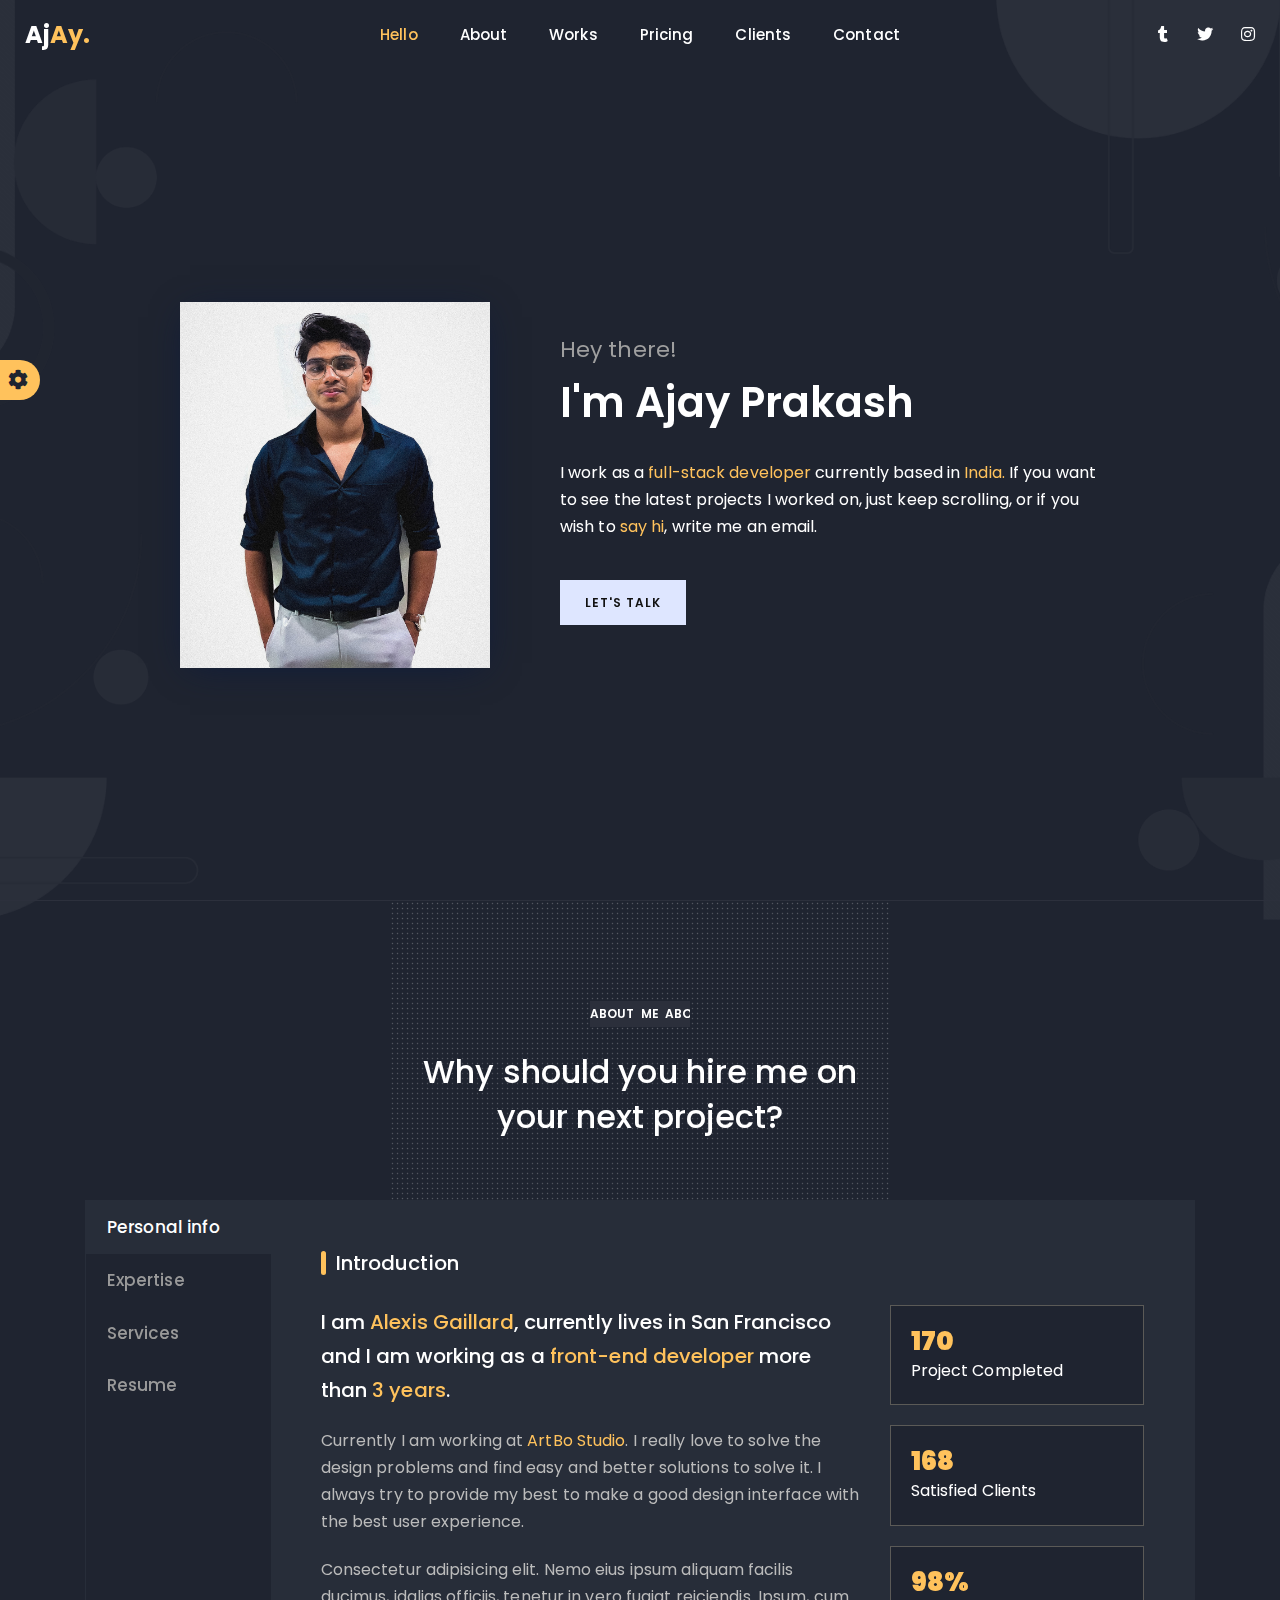
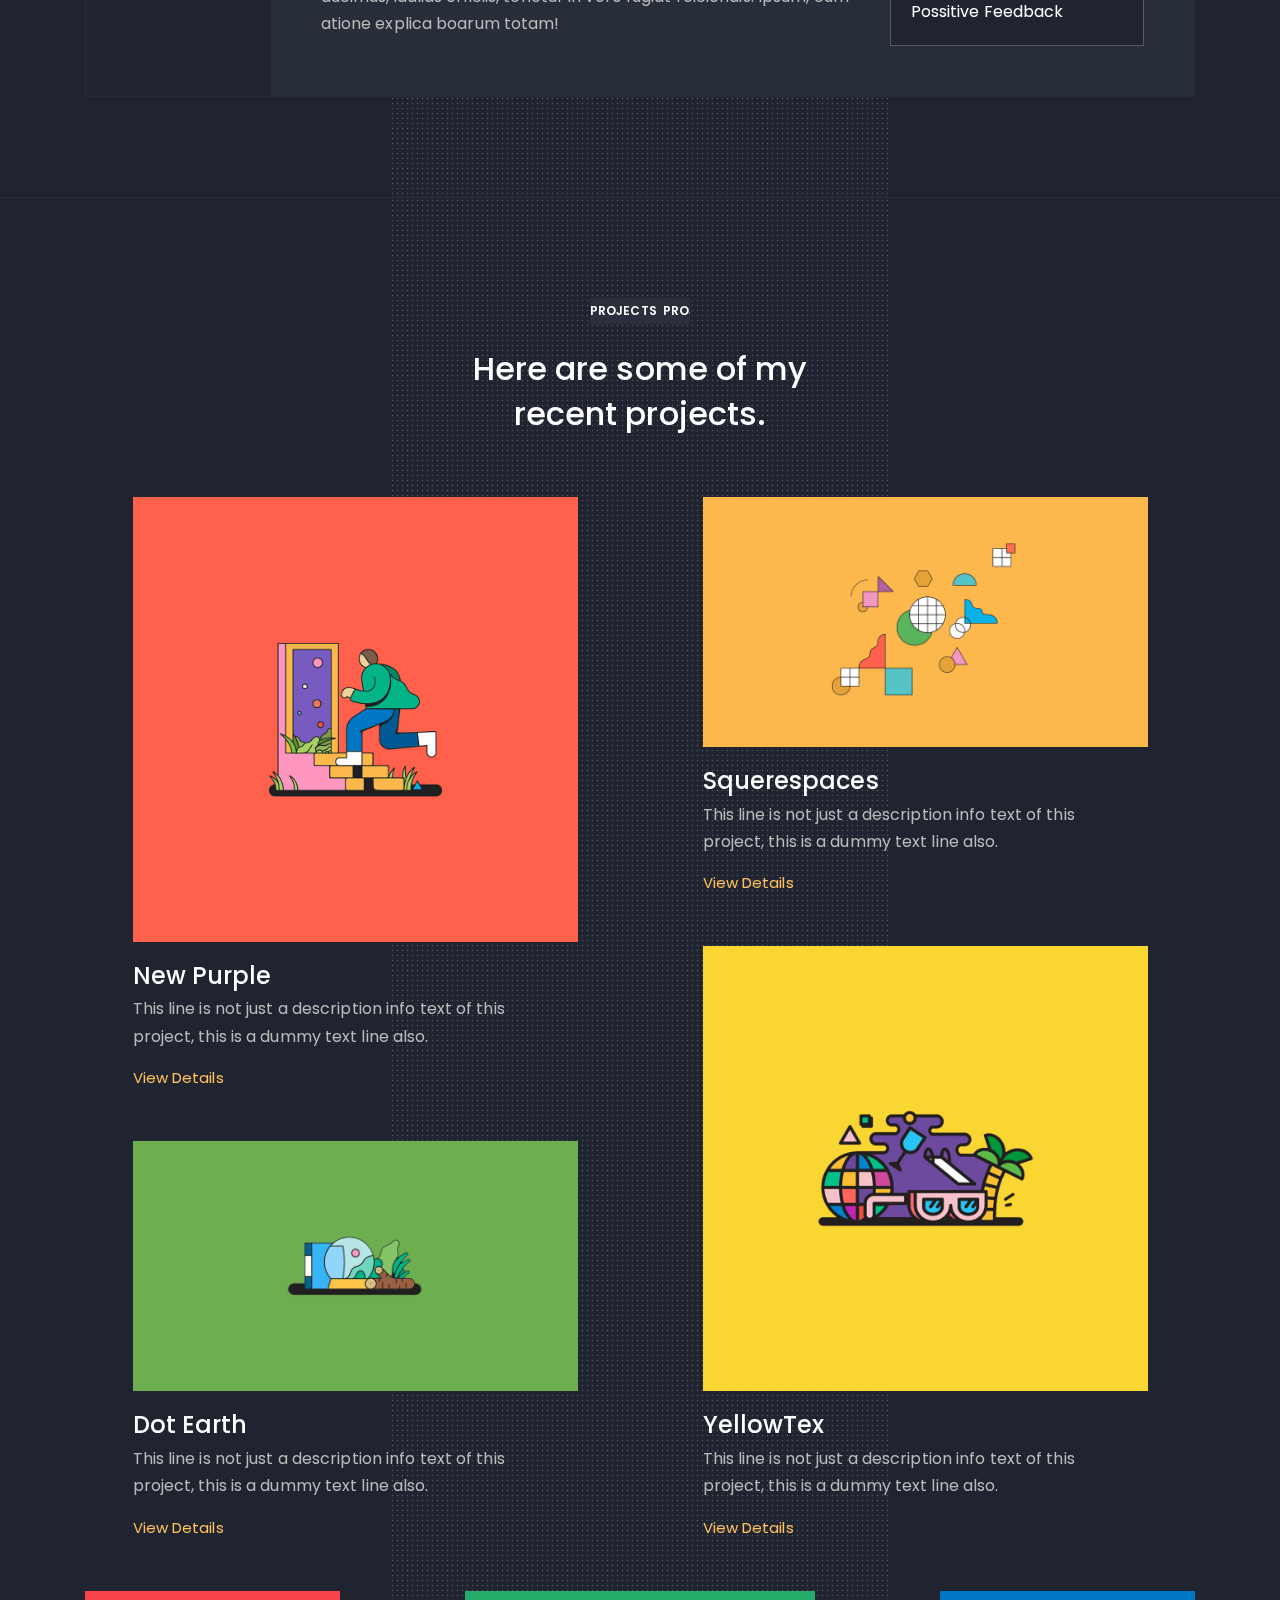
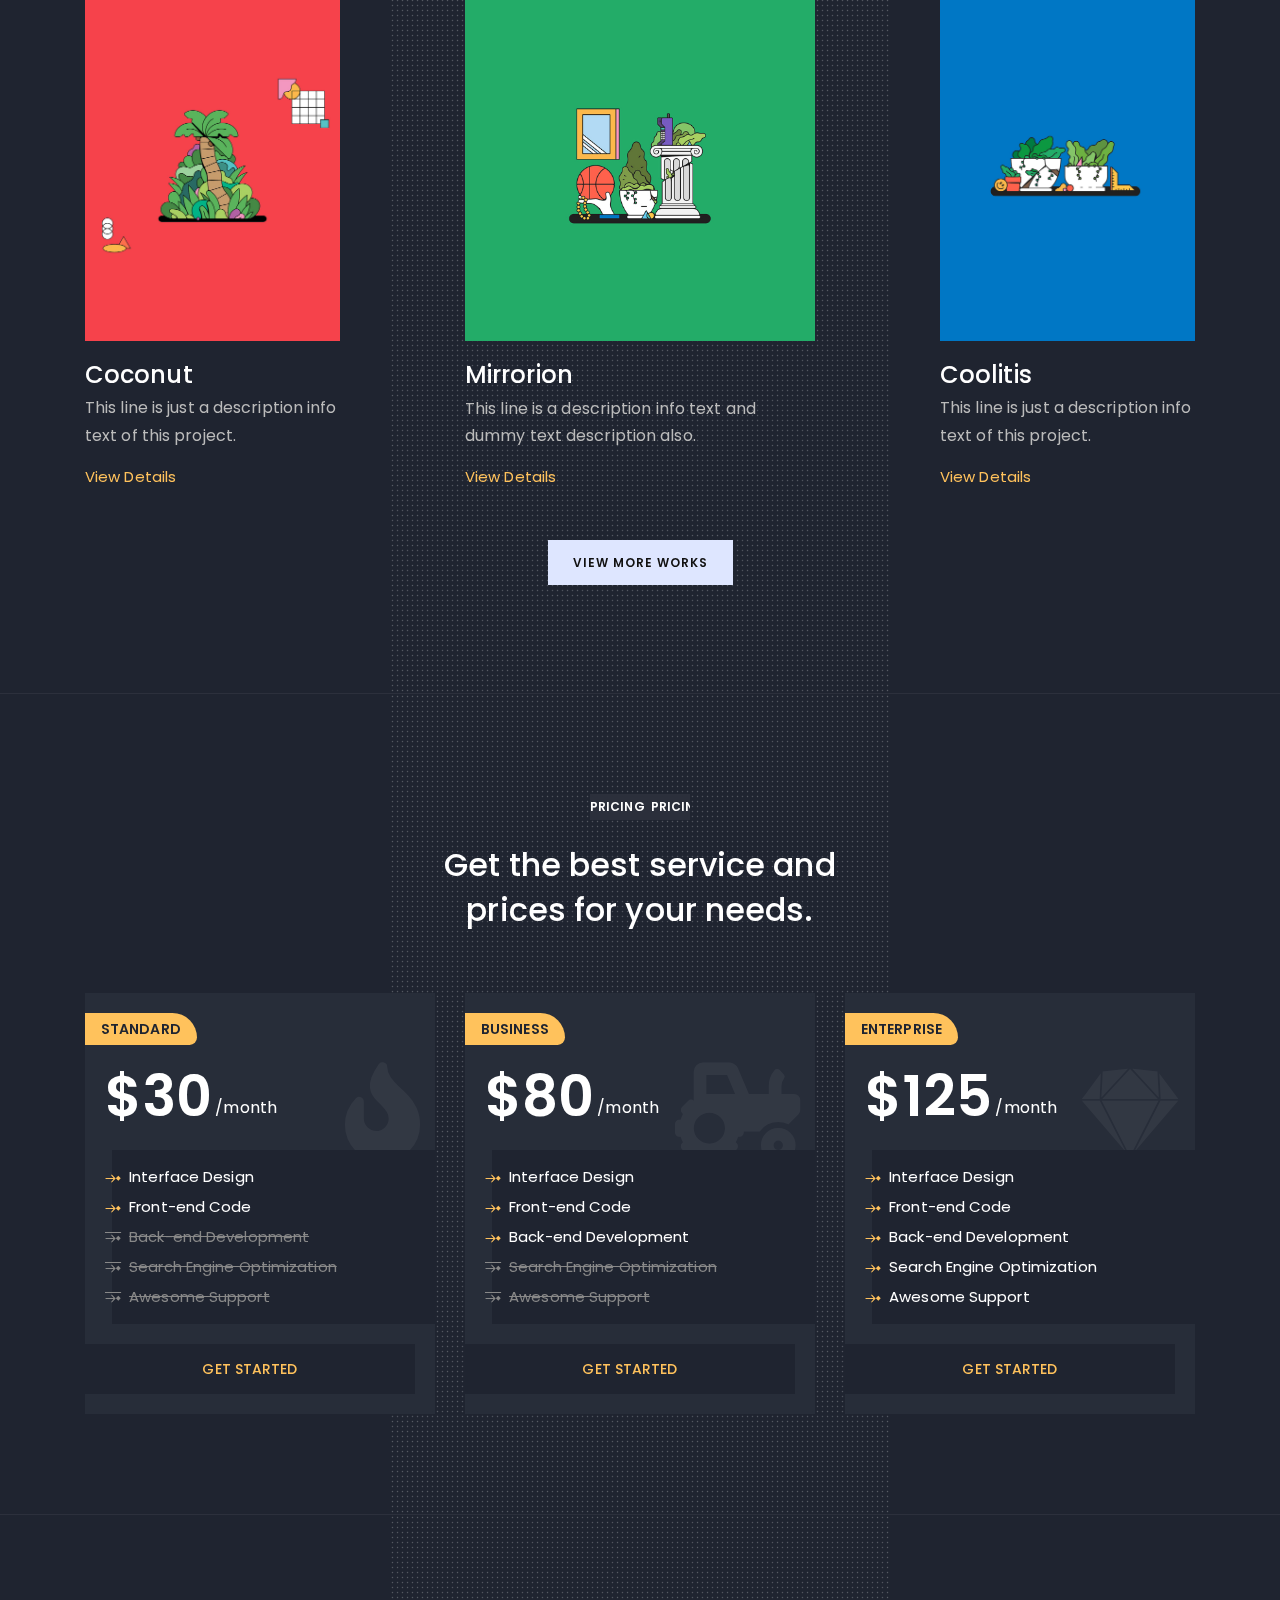
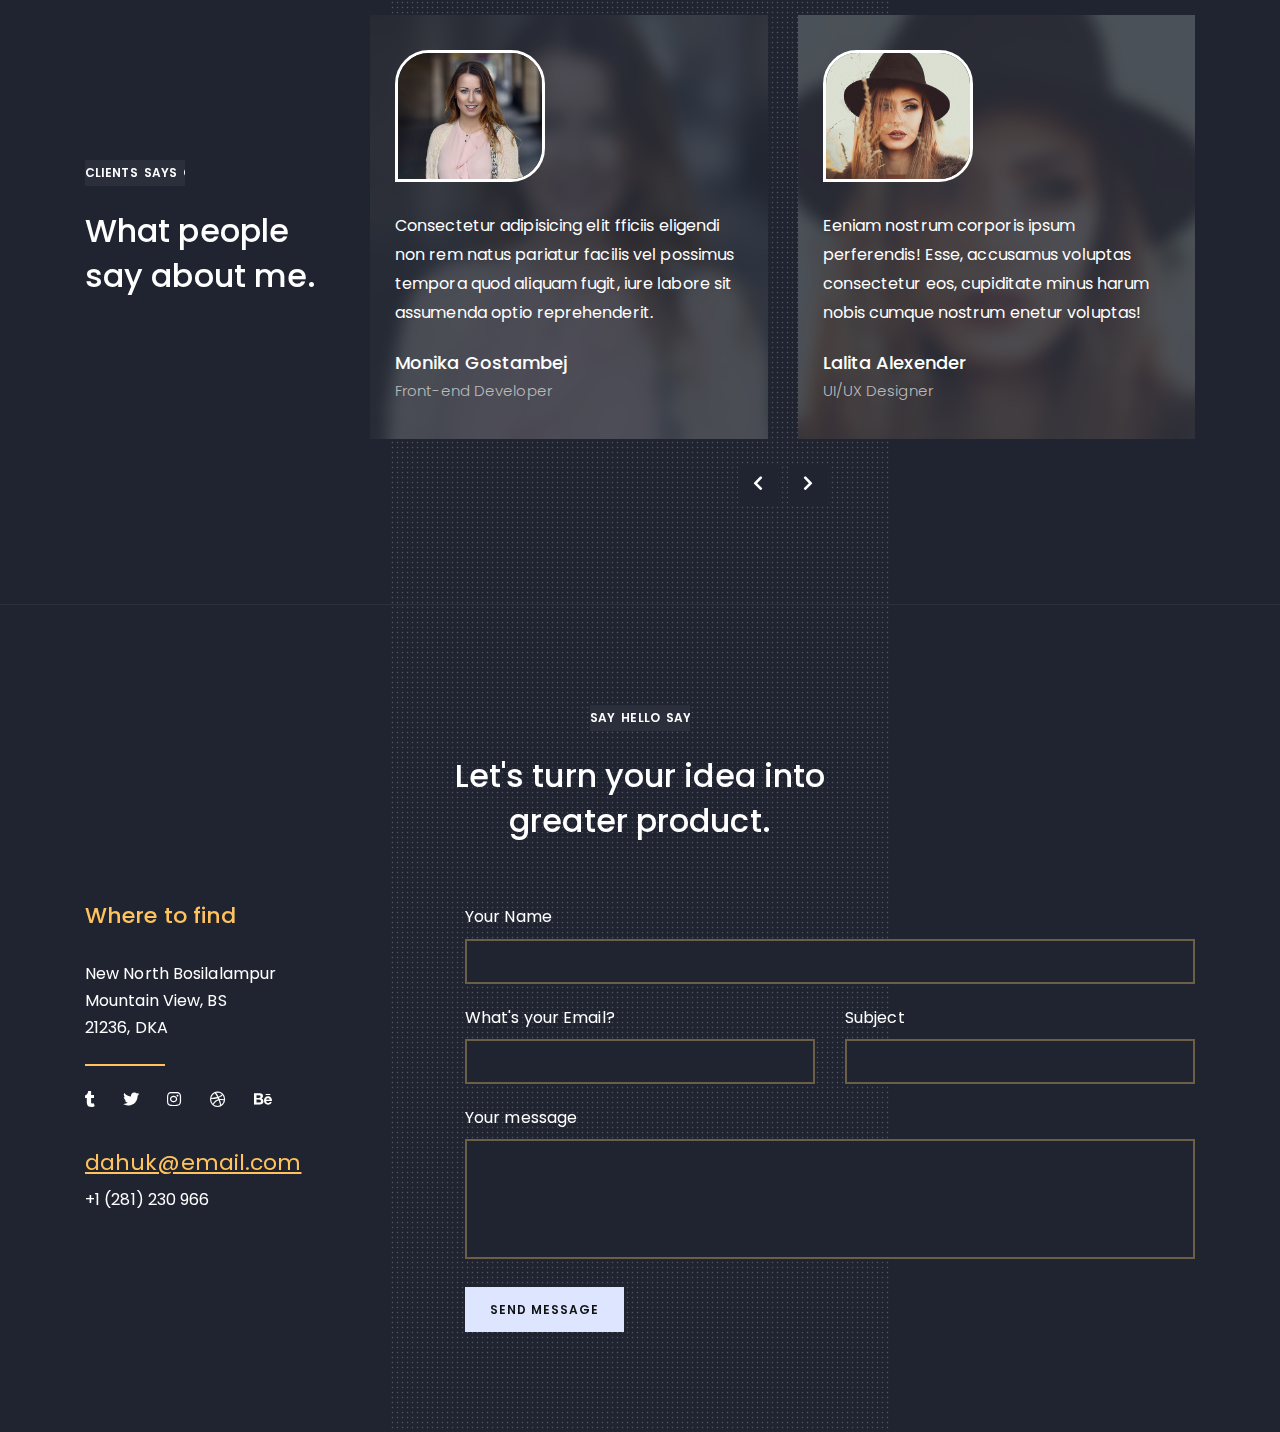
<file: index.html>
<!DOCTYPE html>
<html lang="en">
<head>
    <meta charset="utf-8">
    <meta name="description" content="Portfolio Template">
    <meta name="keywords" content="Portfolio, Personal, Creative, Html Template, Portfolio Template">
    <meta name="author" content="ixTheme">
    <meta http-equiv="x-ua-compatible" content="ie=edge">
    <meta name="viewport" content="width=device-width, initial-scale=1">

    <!-- Title -->
    <title>Ajay Prakash</title>
    <!-- Favicon -->
    <link href="img/favicon.svg" type="image/svg" rel="icon">

    <!-- All CSS Files -->
    <link href="css/plugins.css" rel="stylesheet" type="text/css">
    <link href="css/main.css" rel="stylesheet" type="text/css">
    <link href="css/responsive.css" rel="stylesheet" type="text/css">
    <!-- demo-css -->
    <link href="demo/demo.css" rel="stylesheet" type="text/css">
</head>
<body data-spy="scroll" data-target="#menu-links">

    <div class="loading-wrapper">
        <div class="loading-inner">
            <div class="span">
                <div class="coffee_cup"></div>
                loading
            </div>
        </div>
        <!-- .landing-inner -->
    </div>
    <!-- .loading-wrapper -->

    <div class="landing-cover bg-shape" data-jarallax data-speed="0.2" style="background:url(img/background.png)"></div>
    <!-- .landing-cover -->

    <div id="hello" class="landing-wrapper">
        <header>
            <div class="scroll-indicator"></div>
            <!-- .scroll-indicator -->
            
            <div class="container-huk">
                <div class="row">
                    <div class="col-md-3 col-6">
                        <a href="index.html" class="logo">Aj<span>Ay.</span></a>
                        <!-- .logo -->
                    </div>
                    <div class="col-lg-6 col-md-9 col-6">
                        <div class="menu-toggle">
                            <span class="fas fa-bars"></span>
                        </div>
                        <!-- .menu-toggle -->
                        <div id="menu-links" class="nav menu-links">
                            <a class="nav-item nav-link active" href="index.html#hello"><span>He</span><span>llo</span></a>
                            <a class="nav-item nav-link" href="index.html#about"><span>Abo</span><span>ut</span></a>
                            <a class="nav-item nav-link" href="index.html#works"><span>Wo</span><span>rks</span></a>
                            <a class="nav-item nav-link" href="index.html#pricing"><span>Pri</span><span>cing</span></a>
                            <a class="nav-item nav-link" href="index.html#clients"><span>Cli</span><span>ents</span></a>
                            <a class="nav-item nav-link" href="index.html#contact"><span>Cont</span><span>act</span></a>

                            <div class="d-md-none d-sm-block mt-30">
                                <div class="social-links">
                                    <a href="index.html#0"><i class="fab fa-tumblr"></i></a>
                                    <a href="index.html#0"><i class="fab fa-twitter"></i></a>
                                    <a href="index.html#0"><i class="fab fa-instagram"></i></a>
                                </div>
                                <!-- .social-links -->
                            </div>
                        </div>
                        <!-- .menu-links -->
                    </div>
                    <div class="col-md-3 d-none d-lg-block">
                        <div class="text-right">
                            <div class="social-links">
                                <a href="index.html#0"><i class="fab fa-tumblr"></i></a>
                                <a href="index.html#0"><i class="fab fa-twitter"></i></a>
                                <a href="index.html#0"><i class="fab fa-instagram"></i></a>
                            </div>
                            <!-- .social-links -->
                        </div>
                    </div>
                </div>
            </div>
        </header>
        <!-- header -->

        <div class="landing-content">
            <div class="container">
                <div class="row align-items-center justify-content-center">
                    <div class="col-lg-4 col-md-5 col-6">
                        <div class="intro-img">
                            <img class="img-fluid" src="img/author00.jpg" alt="">
                        </div>
                        <!-- .intro-img -->
                    </div>
                    <div class="col-lg-6 col-md-7 col-12">
                        <div class="intro">
                            <h3>Hey there!</h3>
                            <h1>I'm Ajay Prakash</h1>
                            <p>I work as a <mark>full-stack developer</mark> currently based in <mark>India.</mark> If you want to see the latest projects I worked on, just keep scrolling, or if you wish to <mark>say hi</mark>, write me an email.</p>
                            <div class="mt-40">
                                <a href="index.html#contact" class="button scrollTo">Let's Talk</a>
                            </div>
                        </div>
                        <!-- .intro -->
                    </div>
                </div>
            </div>
        </div>
        <!-- .landing-content -->
    </div>
    <!-- .landing-wrapper -->

    <section id="about" class="wrapper about-wrapper">
        <div class="container">
            <div class="row justify-content-center">
                <div class="col-xl-5 col-md-6">
                    <div class="section-header text-center">
                        <p class="rotate-text">About Me About Me</p>
                        <h2>Why should you hire me on your next project?</h2>
                    </div>
                    <!-- .section-header -->
                </div>
            </div>
            <div class="row no-gutters border">
                <div class="col-xl-2">
                <div class="about-nav nav flex-column nav-pills" id="v-pills-tab">
                    <a class="nav-link active" id="v-pills-intro-tab" data-toggle="pill" href="#v-pills-intro" aria-selected="true">Personal info</a>
                    <a class="nav-link" id="v-pills-expertise-tab" data-toggle="pill" href="#v-pills-expertise" aria-selected="false">Expertise</a>
                    <a class="nav-link" id="v-pills-services-tab" data-toggle="pill" href="#v-pills-services" aria-selected="false">Services</a>
                    <a class="nav-link" id="v-pills-resume-tab" data-toggle="pill" href="#v-pills-resume" aria-selected="false">Resume</a>
                </div>
                </div>
                <div class="col-xl-10">
                    <div class="tab-content" id="v-pills-tabContent">
                        <div class="tab-pane fade show active" id="v-pills-intro">
                            <div class="about-tab personal-info-tab">
                                <div class="row">
                                    <div class="col-12">
                                        <h5 class="tab-title">Introduction</h5>
                                    </div>
                                </div>
                                <div class="row">
                                    <div class="col-lg-8">
                                        <p class="short-bio">I am <mark>Alexis Gaillard</mark>, currently lives in San Francisco and I am working as a <mark>front-end developer</mark> more than <mark>3 years</mark>.</p>
                                        <!-- .short-bio -->
                                        <p class="mt-20">Currently I am working at <mark>ArtBo Studio</mark>. I really love to solve the design problems and find easy and better solutions to solve it. I always try to provide my best to make a good design interface with the best user experience.</p>
                                        <p class="mt-20">Consectetur adipisicing elit. Nemo eius ipsum aliquam facilis ducimus, idalias officiis, tenetur in vero fugiat reiciendis. Ipsum, cum atione explica boarum totam!</p>
                                    </div>
                                    <div class="col-lg-4">
                                        <div class="counter-item">
                                            <h2>170</h2>
                                            <span>Project Completed</span>
                                        </div>
                                        <!-- .counter-item -->
                                        <div class="counter-item">
                                            <h2>168</h2>
                                            <span>Satisfied Clients</span>
                                        </div>
                                        <!-- .counter-item -->
                                        <div class="counter-item">
                                            <h2>98%</h2>
                                            <span>Possitive Feedback</span>
                                        </div>
                                        <!-- .counter-item -->
                                    </div>
                                </div>
                            </div>
                            <!-- .personal-info-tab -->
                        </div>
                        <div class="tab-pane fade" id="v-pills-expertise">
                            <div class="about-tab expertise-tab">
                                <div class="row">
                                    <div class="col-lg-7 col-md-12">
                                        <div class="expertise-skillbar-item" data-percent="87">
                                            <p class="expertise-text">User Interface Design</p>
                                            <div class="slide">
                                                <div class="slide-inner"></div>
                                            </div>
                                        </div>
                                        <!-- .expertise-skillbar-item -->
                                        <div class="expertise-skillbar-item" data-percent="73">
                                            <p class="expertise-text">Front-end Code</p>
                                            <div class="slide">
                                                <div class="slide-inner"></div>
                                            </div>
                                        </div>
                                        <!-- .expertise-skillbar-item -->
                                        <div class="expertise-skillbar-item" data-percent="85">
                                            <p class="expertise-text">User Experience Design</p>
                                            <div class="slide">
                                                <div class="slide-inner"></div>
                                            </div>
                                        </div>
                                        <!-- .expertise-skillbar-item -->
                                        <div class="expertise-skillbar-item" data-percent="77">
                                            <p class="expertise-text">Project Management</p>
                                            <div class="slide">
                                                <div class="slide-inner"></div>
                                            </div>
                                        </div>
                                        <!-- .expertise-skillbar-item -->
                                        <div class="expertise-skillbar-item" data-percent="69">
                                            <p class="expertise-text">Data Analysis</p>
                                            <div class="slide">
                                                <div class="slide-inner"></div>
                                            </div>
                                        </div>
                                        <!-- .expertise-skillbar-item -->
                                        <div class="expertise-skillbar-item" data-percent="62">
                                            <p class="expertise-text">Wordpress Customize</p>
                                            <div class="slide">
                                                <div class="slide-inner"></div>
                                            </div>
                                        </div>
                                        <!-- .expertise-skillbar-item -->
                                    </div>
                                    <div class="col-lg-5 col-md-12">
                                        <div class="row">
                                            <div class="col-lg-6 col-md-3 col-sm-6">
                                                <div class="expertise-progress-item">
                                                    <div class="expertise-progress" data-progress="89">
                                                        <span class="progLeft"><span class="progBar"></span></span>
                                                        <span class="progRight"><span class="progBar"></span></span>
                                                        <div class="progValue">89%</div>
                                                    </div>
                                                    <!-- .expertise-progress -->
                                                    <p class="expertise-text">HTML5</p>
                                                </div>
                                                <!-- .expertise-progress-item -->
                                            </div>
                                            <div class="col-lg-6 col-md-3 col-sm-6">
                                                <div class="expertise-progress-item">
                                                    <div class="expertise-progress" data-progress="93">
                                                        <span class="progLeft"><span class="progBar"></span></span>
                                                        <span class="progRight"><span class="progBar"></span></span>
                                                        <div class="progValue">93%</div>
                                                    </div>
                                                    <!-- .expertise-progress -->
                                                    <p class="expertise-text">CSS3</p>
                                                </div>
                                                <!-- .expertise-progress-item -->
                                            </div>
                                            <div class="col-lg-6 col-md-3 col-sm-6">
                                                <div class="expertise-progress-item">
                                                    <div class="expertise-progress" data-progress="87">
                                                        <span class="progLeft"><span class="progBar"></span></span>
                                                        <span class="progRight"><span class="progBar"></span></span>
                                                        <div class="progValue">87%</div>
                                                    </div>
                                                    <!-- .expertise-progress -->
                                                    <p class="expertise-text">jQuery</p>
                                                </div>
                                                <!-- .expertise-progress-item -->
                                            </div>
                                            <div class="col-lg-6 col-md-3 col-sm-6">
                                                <div class="expertise-progress-item">
                                                    <div class="expertise-progress" data-progress="73">
                                                        <span class="progLeft"><span class="progBar"></span></span>
                                                        <span class="progRight"><span class="progBar"></span></span>
                                                        <div class="progValue">73%</div>
                                                    </div>
                                                    <!-- .expertise-progress -->
                                                    <p class="expertise-text">JavaScript</p>
                                                </div>
                                                <!-- .expertise-progress-item -->
                                            </div>
                                        </div>
                                    </div>
                                </div>
                            </div>
                            <!-- .expertise-tab -->
                        </div>
                        <div class="tab-pane fade" id="v-pills-services">
                            <div class="about-tab service-tab">
                                <div class="row">
                                    <div class="col-lg-4 col-md-6">
                                        <div class="service-item">
                                            <div class="service-icon">
                                                <i class="fas fa-chalkboard"></i>
                                            </div>
                                            <!-- .service-icon -->
                                            <h5>Interface Design</h5>
                                            <p>Dolores fuga saepe sunt cumque perferendis repudian dae et eius ab culpa ratione.</p>
                                        </div>
                                        <!-- .service-item -->
                                    </div>
                                    <div class="col-lg-4 col-md-6">
                                        <div class="service-item">
                                            <div class="service-icon">
                                                <i class="fas fa-layer-group"></i>
                                            </div>
                                            <!-- .service-icon -->
                                            <h5>Branding Design</h5>
                                            <p>Dolores fuga saepe sunt cumque perferendis repudian dae et eius ab culpa ratione.</p>
                                        </div>
                                        <!-- .service-item -->
                                    </div>
                                    <div class="col-lg-4 col-md-6">
                                        <div class="service-item">
                                            <div class="service-icon">
                                                <i class="fas fa-snowflake"></i>
                                            </div>
                                            <!-- .service-icon -->
                                            <h5>Visual Design</h5>
                                            <p>Dolores fuga saepe sunt cumque perferendis repudian dae et eius ab culpa ratione.</p>
                                        </div>
                                        <!-- .service-item -->
                                    </div>
                                    <div class="col-lg-4 col-md-6">
                                        <div class="service-item">
                                            <div class="service-icon">
                                                <i class="fas fa-flask"></i>
                                            </div>
                                            <!-- .service-icon -->
                                            <h5>Analysis</h5>
                                            <p>Dolores fuga saepe sunt cumque perferendis repudian dae et eius ab culpa ratione.</p>
                                        </div>
                                        <!-- .service-item -->
                                    </div>
                                    <div class="col-lg-4 col-md-6">
                                        <div class="service-item">
                                            <div class="service-icon">
                                                <i class="fas fa-pencil-ruler"></i>
                                            </div>
                                            <!-- .service-icon -->
                                            <h5>Strategy</h5>
                                            <p>Dolores fuga saepe sunt cumque perferendis repudian dae et eius ab culpa ratione.</p>
                                        </div>
                                        <!-- .service-item -->
                                    </div>
                                    <div class="col-lg-4 col-md-6">
                                        <div class="service-item">
                                            <div class="service-icon">
                                                <i class="fas fa-paint-roller"></i>
                                            </div>
                                            <!-- .service-icon -->
                                            <h5>Print Design</h5>
                                            <p>Dolores fuga saepe sunt cumque perferendis repudian dae et eius ab culpa ratione.</p>
                                        </div>
                                        <!-- .service-item -->
                                    </div>
                                </div>
                            </div>
                            <!-- .service-tab -->
                        </div>
                        <div class="tab-pane fade" id="v-pills-resume">
                            <div class="about-tab resume-tab">
                                <div class="row">
                                    <div class="col-12">
                                        <h5 class="tab-title mb-0">Experience</h5>
                                    </div>
                                    <div class="col-md-6">
                                        <div class="experience-item">
                                            <div class="exp-duration">
                                                <span class="box">Jan 2020</span>
                                                <p><span class="fas fa-level-down-alt"></span></p>
                                                <span class="box">Now</span>
                                            </div>
                                            <div class="exp-info">
                                                <h5>Senior Front-end developer <p>at <mark>ArtBo Studio</mark></p></h5>
                                            </div>
                                        </div>
                                        <!-- .experience-item -->
                                    </div>
                                    <div class="col-md-6">
                                        <div class="experience-item">
                                            <div class="exp-duration">
                                                <span class="box">May 2018</span>
                                                <p><span class="fas fa-level-down-alt"></span></p>
                                                <span class="box">Dec 2019</span>
                                            </div>
                                            <div class="exp-info">
                                                <h5>Junior Front-end developer <p>at <mark>Google Pro.</mark></p></h5>
                                            </div>
                                        </div>
                                        <!-- .experience-item -->
                                    </div>
                                    <div class="col-md-6">
                                        <div class="experience-item">
                                            <div class="exp-duration">
                                                <span class="box">Jan 2017</span>
                                                <p><span class="fas fa-level-down-alt"></span></p>
                                                <span class="box">April 2018</span>
                                            </div>
                                            <div class="exp-info">
                                                <h5>Web UI designer <p>at <mark>Microsoft Inc.</mark></p></h5>
                                            </div>
                                        </div>
                                        <!-- .experience-item -->
                                    </div>
                                    <div class="col-md-6">
                                        <div class="experience-item">
                                            <div class="exp-duration">
                                                <span class="box">Feb 2016</span>
                                                <p><span class="fas fa-level-down-alt"></span></p>
                                                <span class="box">Dec 2016</span>
                                            </div>
                                            <div class="exp-info">
                                                <h5>Front-end developer <p>at <mark>Walkar Studio</mark></p></h5>
                                            </div>
                                        </div>
                                        <!-- .experience-item -->
                                    </div>
                                </div>
                                <!-- end Experience -->
                                <div class="row">
                                    <div class="col-12">
                                        <h5 class="tab-title mt-50 mb-0">Education</h5>
                                    </div>
                                </div>
                                <div class="row">
                                    <div class="col-md-12">
                                        <div class="owl-carousel education-carousel">
                                            <div class="education-item">
                                                <span class="year">2018</span>
                                                <div class="pl-45">
                                                    <h5>Front-end Developer</h5>
                                                    <p>DIT University</p>
                                                </div>
                                                <p class="edu-info">I got my Front-end Design degree at DIT University. I create web interfaces that people love and makes their lives easier.</p>
                                            </div>
                                            <!-- .education-item -->
                                            <div class="education-item">
                                                <span class="year">2017</span>
                                                <div class="pl-45">
                                                    <h5>JavaScript Degree</h5>
                                                    <p>NPI University</p>
                                                </div>
                                                <p class="edu-info">I got my Front-end Design degree at NPI University. I create web interfaces that people love and makes their lives easier.</p>
                                            </div>
                                            <!-- .education-item -->
                                            <div class="education-item">
                                                <span class="year">2016</span>
                                                <div class="pl-45">
                                                    <h5>Software Engineer</h5>
                                                    <p>PLI University</p>
                                                </div>
                                                <p class="edu-info">I got my Front-end Design degree at PLI University. I create web interfaces that people love and makes their lives easier.</p>
                                            </div>
                                            <!-- .education-item -->
                                            <div class="education-item">
                                                <span class="year">2014</span>
                                                <div class="pl-45">
                                                    <h5>Diploma in Front-end</h5>
                                                    <p>NSI University</p>
                                                </div>
                                                <p class="edu-info">I got my Front-end Design degree at NSI University. I create web interfaces that people love and makes their lives easier.</p>
                                            </div>
                                            <!-- .education-item -->
                                        </div>
                                        <!-- .education-carousel -->
                                    </div>
                                </div>
                                <!-- end Education -->
                            </div>
                            <!-- .experience-tab -->
                        </div>
                    </div>
                </div>
            </div>
        </div>
    </section>
    <!-- .about-wrapper -->

    <section id="works" class="wrapper works-wrapper">
        <div class="container">
            <div class="row justify-content-center">
                <div class="col-xl-4 col-lg-5 col-md-7">
                    <div class="section-header text-center">
                        <p class="rotate-text">Projects Projects </p>
                        <h2>Here are some of my recent projects.</h2>
                    </div>
                    <!-- .section-header -->
                </div>
            </div>
        </div>
        <div class="container-huk work-preview-wrap">
            <div class="container">
                <div class="row justify-content-around">
                    <div class="col-md-5">
                        <div class="work-item">
                            <div class="work-img">
                                <a class="zoom-image" href="img/works/work-shot-01.jpg">
                                    <img class="img-fluid" src="img/works/work-shot-01.jpg" alt="">
                                </a>
                            </div>
                            <!-- .work-img -->
                            <div class="work-info">
                                <h4>New Purple</h4>
                                <p>This line is not just a description info text of this project, this is a dummy text line also.</p>
                                <a href="index.html#0">view details</a>
                                <!-- .work-link -->
                            </div>
                            <!-- .work-info -->
                        </div>
                        <!-- .work-item -->

                        <div class="work-item">
                            <div class="work-img">
                                <a class="zoom-image" href="img/works/work-shot-02.jpg">
                                    <img class="img-fluid" src="img/works/work-shot-02.jpg" alt="">
                                </a>
                            </div>
                            <!-- .work-img -->
                            <div class="work-info">
                                <h4>Dot Earth</h4>
                                <p>This line is not just a description info text of this project, this is a dummy text line also.</p>
                                <a href="index.html#0">view details</a>
                                <!-- .work-link -->
                            </div>
                            <!-- .work-info -->
                        </div>
                        <!-- .work-item -->
                    </div>
                    <div class="col-md-5">
                        <div class="work-item">
                            <div class="work-img">
                                <a class="zoom-image" href="img/works/work-shot-04.jpg">
                                    <img class="img-fluid" src="img/works/work-shot-04.jpg" alt="">
                                </a>
                            </div>
                            <!-- .work-img -->
                            <div class="work-info">
                                <h4>Squerespaces</h4>
                                <p>This line is not just a description info text of this project, this is a dummy text line also.</p>
                                <a href="index.html#0">view details</a>
                                <!-- .work-link -->
                            </div>
                            <!-- .work-info -->
                        </div>
                        <!-- .work-item -->

                        <div class="work-item">
                            <div class="work-img">
                                <a class="zoom-image" href="img/works/work-shot-03.jpg">
                                    <img class="img-fluid" src="img/works/work-shot-03.jpg" alt="">
                                </a>
                            </div>
                            <!-- .work-img -->
                            <div class="work-info">
                                <h4>YellowTex</h4>
                                <p>This line is not just a description info text of this project, this is a dummy text line also.</p>
                                <a href="index.html#0">view details</a>
                                <!-- .work-link -->
                            </div>
                            <!-- .work-info -->
                        </div>
                        <!-- .work-item -->
                    </div>
                </div>
                <div class="row justify-content-lg-between justify-content-around">
                    <div class="col-lg-3 col-md-5">
                        <div class="work-item">
                            <div class="work-img">
                                <a class="zoom-image" href="img/works/work-shot-05.jpg">
                                    <img class="img-fluid" src="img/works/work-shot-05.jpg" alt="">
                                </a>
                            </div>
                            <!-- .work-img -->
                            <div class="work-info">
                                <h4>Coconut</h4>
                                <p>This line is just a description info text of this project.</p>
                                <a href="index.html#0">view details</a>
                                <!-- .work-link -->
                            </div>
                            <!-- .work-info -->
                        </div>
                        <!-- .work-item -->
                    </div>
                    <div class="col-lg-4 col-md-6">
                        <div class="work-item">
                            <div class="work-img">
                                <a class="zoom-image" href="img/works/work-shot-06.jpg">
                                    <img class="img-fluid" src="img/works/work-shot-06.jpg" alt="">
                                </a>
                            </div>
                            <!-- .work-img -->
                            <div class="work-info">
                                <h4>Mirrorion</h4>
                                <p>This line is a description info text and dummy text description also.</p>
                                <a href="index.html#0">view details</a>
                                <!-- .work-link -->
                            </div>
                            <!-- .work-info -->
                        </div>
                        <!-- .work-item -->
                    </div>
                    <div class="col-lg-3 col-md-5 order-lg-last order-first">
                        <div class="work-item">
                            <div class="work-img">
                                <a class="zoom-image" href="img/works/work-shot-07.jpg">
                                    <img class="img-fluid" src="img/works/work-shot-07.jpg" alt="">
                                </a>
                            </div>
                            <!-- .work-img -->
                            <div class="work-info">
                                <h4>Coolitis</h4>
                                <p>This line is just a description info text of this project.</p>
                                <a href="index.html#0">view details</a>
                                <!-- .work-link -->
                            </div>
                            <!-- .work-info -->
                        </div>
                        <!-- .work-item -->
                    </div>
                </div>
                <div class="row text-center">
                    <div class="col-md-12">
                        <a href="index.html#0" class="button">View More Works</a>
                    </div>
                </div>
            </div>
        </div>
    </section>
    <!-- .works-wrapper -->

    <section id="pricing" class="wrapper pricing-wrapper">
        <div class="container">
            <div class="row align-items-center justify-content-center">
                <div class="col-lg-5 col-md-7">
                    <div class="section-header mb-30 text-center">
                        <p class="rotate-text">pricing pricing pricing </p>
                        <h2>Get the best service and prices for your needs.</h2>
                    </div>
                    <!-- .section-header -->
                </div>
            </div>
            <div class="row justify-content-center">
                <div class="col-lg-4 col-md-6">
                    <div class="pricing-item">
                        <i class="icon fas fa-fire"></i>
                        <p class="pricing-name">Standard</p>
                        <h3 class="price">$30<small>/month</small></h3>
                        <ul class="feature-list">
                            <li>Interface Design</li>
                            <li>Front-end Code</li>
                            <li class="del">Back-end Development</li>
                            <li class="del">Search Engine Optimization</li>
                            <li class="del">Awesome Support</li>
                        </ul>
                        <a href="index.html#0" class="pricing-button">Get Started</a>
                    </div>
                    <!-- .pricing-item -->
                </div>
                <div class="col-lg-4 col-md-6">
                    <div class="pricing-item">
                        <i class="icon fas fa-tractor"></i>
                        <p class="pricing-name">Business</p>
                        <h3 class="price">$80<small>/month</small></h3>
                        <ul class="feature-list">
                            <li>Interface Design</li>
                            <li>Front-end Code</li>
                            <li>Back-end Development</li>
                            <li class="del">Search Engine Optimization</li>
                            <li class="del">Awesome Support</li>
                        </ul>
                        <a href="index.html#0" class="pricing-button">Get Started</a>
                    </div>
                    <!-- .pricing-item -->
                </div>
                <div class="col-lg-4 col-md-6">
                    <div class="pricing-item">
                        <i class="icon fab fa-sketch"></i>
                        <p class="pricing-name">Enterprise</p>
                        <h3 class="price">$125<small>/month</small></h3>
                        <ul class="feature-list">
                            <li>Interface Design</li>
                            <li>Front-end Code</li>
                            <li>Back-end Development</li>
                            <li>Search Engine Optimization</li>
                            <li>Awesome Support</li>
                        </ul>
                        <a href="index.html#0" class="pricing-button">Get Started</a>
                    </div>
                    <!-- .pricing-item -->
                </div>
            </div>
        </div>
    </section>
    <!-- .pricing-wrapper -->

    <section id="clients" class="wrapper clients-wrapper">
        <div class="container">
            <div class="row align-items-center justify-content-center">
                <div class="col-lg-3 col-md-6">
                    <div class="section-header">
                        <p class="rotate-text">Clients Says Clients Says </p>
                        <h2>What people say about me.</h2>
                    </div>
                    <!-- .section-header -->
                </div>
                <div class="col-lg-9 col-md-12">
                    <div class="owl-carousel clients-carousel">
                        <div class="clients-carousel-item">
                            <div class="cilent-image">
                                <img class="img-fluid" src="img/clients/clients-01.jpg" alt="">
                            </div>
                            <!-- .cilent-image -->
                            <div class="clients-info">
                                <blockquote class="quote-message">Consectetur adipisicing elit fficiis eligendi non rem natus pariatur facilis vel possimus tempora quod aliquam fugit, iure labore sit assumenda optio reprehenderit.</blockquote>
                                <cite class="quote-person">Monika Gostambej <span>Front-end Developer</span></cite>
                            </div>
                            <!-- .clients-info -->
                        </div>
                        <!-- .clients-carousel-item -->
                        <div class="clients-carousel-item">
                            <div class="cilent-image">
                                <img class="img-fluid" src="img/clients/clients-02.jpg" alt="">
                            </div>
                            <!-- .cilent-image -->
                            <div class="clients-info">
                                <blockquote class="quote-message">Eeniam nostrum corporis ipsum perferendis! Esse, accusamus voluptas consectetur eos, cupiditate minus harum nobis cumque nostrum enetur voluptas!</blockquote>
                                <cite class="quote-person">Lalita Alexender <span>UI/UX Designer</span></cite>
                            </div>
                            <!-- .clients-info -->
                        </div>
                        <!-- .clients-carousel-item -->
                        <div class="clients-carousel-item">
                            <div class="cilent-image">
                                <img class="img-fluid" src="img/clients/clients-03.jpg" alt="">
                            </div>
                            <!-- .cilent-image -->
                            <div class="clients-info">
                                <blockquote class="quote-message">Aliquam suscipit quaerat debitis ullam laborum cupiditate quam consectetur dolorem quod alias earum libero sapiente eius pariatur similique quiea accusa!</blockquote>
                                <cite class="quote-person">Marquee Alexender <span>Front-end Developer</span></cite>
                            </div>
                            <!-- .clients-info -->
                        </div>
                        <!-- .clients-carousel-item -->
                    </div>
                </div>
            </div>
        </div>
    </section>
    <!-- .clients-wrapper -->

    <section id="contact" class="wrapper contact-wrapper">
        <div class="container">
            <div class="row justify-content-center">
                <div class="col-lg-5 col-md-7">
                    <div class="section-header text-center">
                        <p class="rotate-text">Say Hello Say Hello </p>
                        <h2>Let's turn your idea into greater product.</h2>
                    </div>
                    <!-- .section-header -->
                </div>
            </div>
            <div class="row">
                <div class="col-md-4">
                    <div class="contact-info">
                        <h4>Where to find</h4>
                        <address>
                            <p>New North Bosilalampur</p>
                            <p>Mountain View, BS</p>
                            <p>21236, DKA</p>
                        </address>
                        <!-- address -->
                        <div class="social-links">
                            <a href="index.html#0"><i class="fab fa-tumblr"></i></a>
                            <a href="index.html#0"><i class="fab fa-twitter"></i></a>
                            <a href="index.html#0"><i class="fab fa-instagram"></i></a>
                            <a href="index.html#0"><i class="fab fa-dribbble"></i></a>
                            <a href="index.html#0"><i class="fab fa-behance"></i></a>
                        </div>
                        <!-- .social-links -->
                        <div class="email-phone mt-30">
                            <a href="mailto:dahuk@email.com">dahuk@email.com</a>
                            <p>+1 (281) 230 966</p>
                        </div>
                        <!-- .email-phone -->
                    </div>
                    <!-- .contact-info -->
                </div>
                <div class="col-md-8">
                    <div class="form-wrapper">
                        <form action="index.html#0">
                            <div class="row">
                                <div class="col">
                                    <p class="form-message"></p>
                                </div>
                            </div>
                            <div class="row">
                                <div class="col-md-12">
                                    <div class="input-box">
                                        <label for="nameIn">Your Name</label>
                                        <input class="input-field required" type="text" id="nameIn">
                                    </div>
                                    <!-- .input-box -->
                                </div>
                                <div class="col-lg-6 col-md-12">
                                    <div class="input-box">
                                        <label for="emailIn">What's your Email?</label>
                                        <input class="input-field required" type="email" id="emailIn">
                                    </div>
                                    <!-- .input-box -->
                                </div>
                                <div class="col-lg-6 col-md-12">
                                    <div class="input-box">
                                        <label for="subjectIn">Subject</label>
                                        <input class="input-field required" type="text" id="subjectIn">
                                    </div>
                                    <!-- .input-box -->
                                </div>
                                <div class="col-md-12">
                                    <div class="input-box">
                                        <label for="messageIn">Your message</label>
                                        <textarea class="input-field required" id="messageIn"></textarea>
                                    </div>
                                    <!-- .input-box -->

                                    <button type="submit" class="button">Send Message</button>
                                </div>
                            </div>
                        </form>
                    </div>
                </div>
            </div>
        </div>
    </section>
    <!-- .contact-wrapper -->

    <a href="index.html#hello" class="go-top scrollTo"><i class="fas fa-chevron-up"></i></a>
    <!-- .go-top -->

    <!-- /setting-demo(demoOnly) -->
    <div class="setting-demo">
        <div class="demo-toggle">
            <i class="fas fa-cog fa-spin"></i>
        </div>
        <h4>Dahuk - Personal Portfolio Template</h4>
        <h6 class="mt-15"><mark>Check More Demos</mark></h6>
        <div class="demo-wrap">
            <div class="demo-item" data-text="Shape Background">
                <a href="index.html">
                    <img src="demo/demo-1.jpg" alt="">
                </a>
            </div>
            <div class="demo-item" data-text="Image Background">
                <a href="index-2.html">
                    <img src="demo/demo-2.jpg" alt="">
                </a>
            </div>
            <div class="demo-item" data-text="YouTube Background">
                <a href="index-3.html">
                    <img src="demo/demo-3.jpg" alt="">
                </a>
            </div>
            <div class="demo-item" data-text="Vimeo Background">
                <a href="index-4.html">
                    <img src="demo/demo-4.jpg" alt="">
                </a>
            </div>
        </div>
    </div>
    <!-- /setting-demo(demoOnly) -->


    <!-- All JS Files -->
    <script src="js/jquery-3.4.1.min.js" type="text/javascript"></script>
    <script src="js/plugins.js" type="text/javascript"></script>
    <script src="js/main.js" type="text/javascript"></script>
    <!-- demo-js -->
    <script src="demo/demo.js" type="text/javascript"></script>
</body>
</html>
</file>
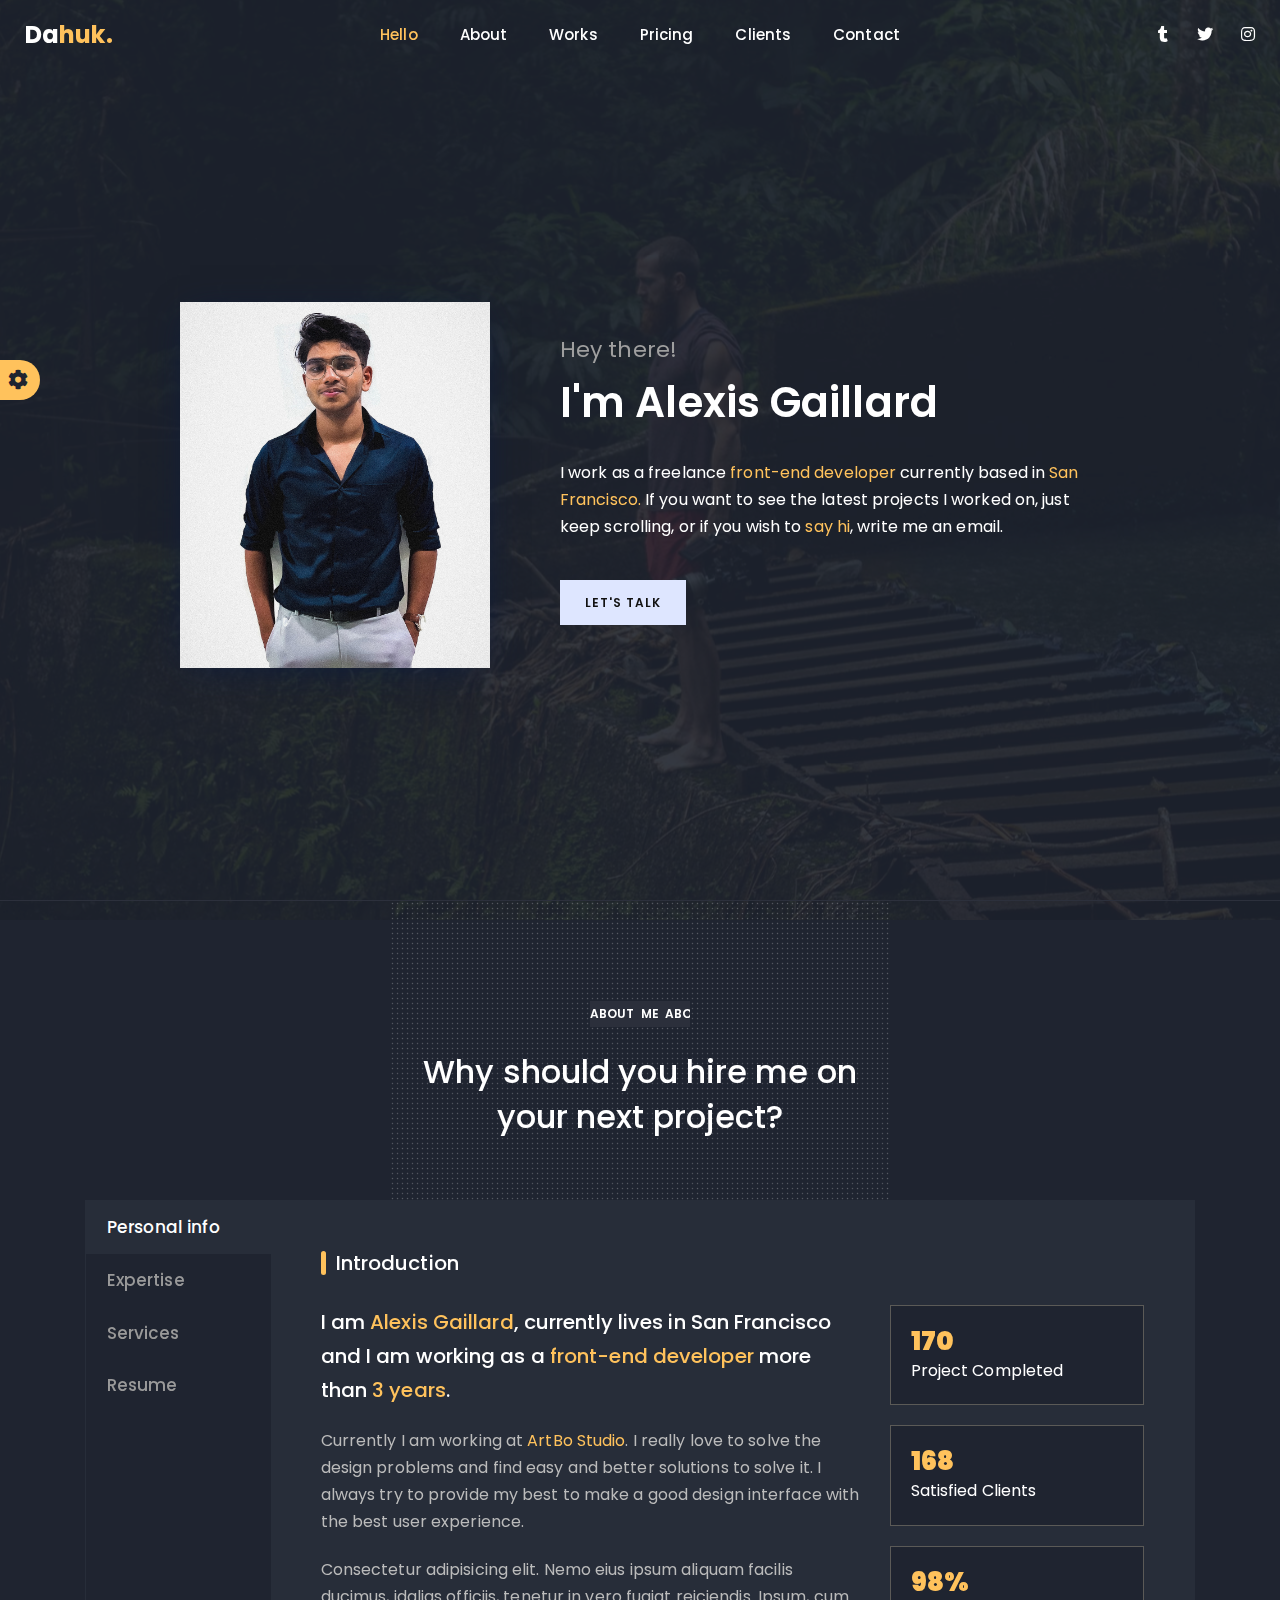
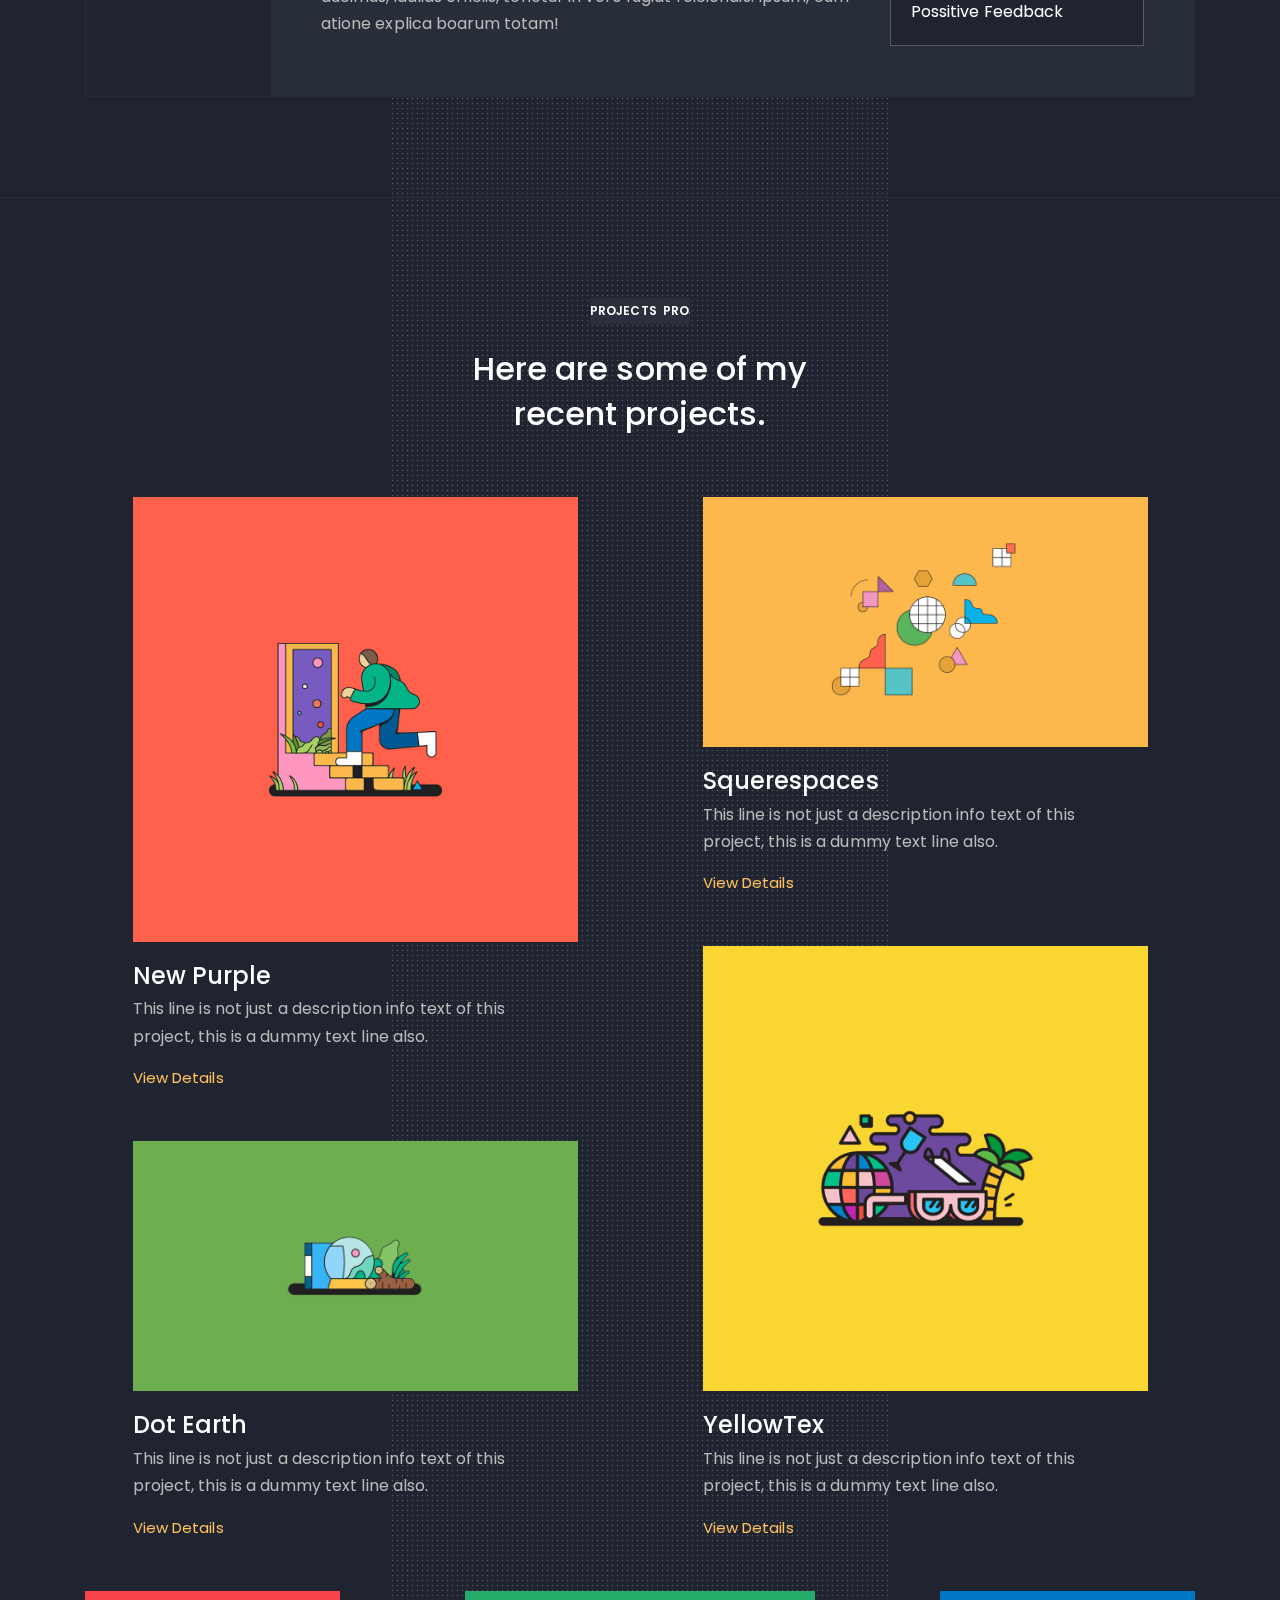
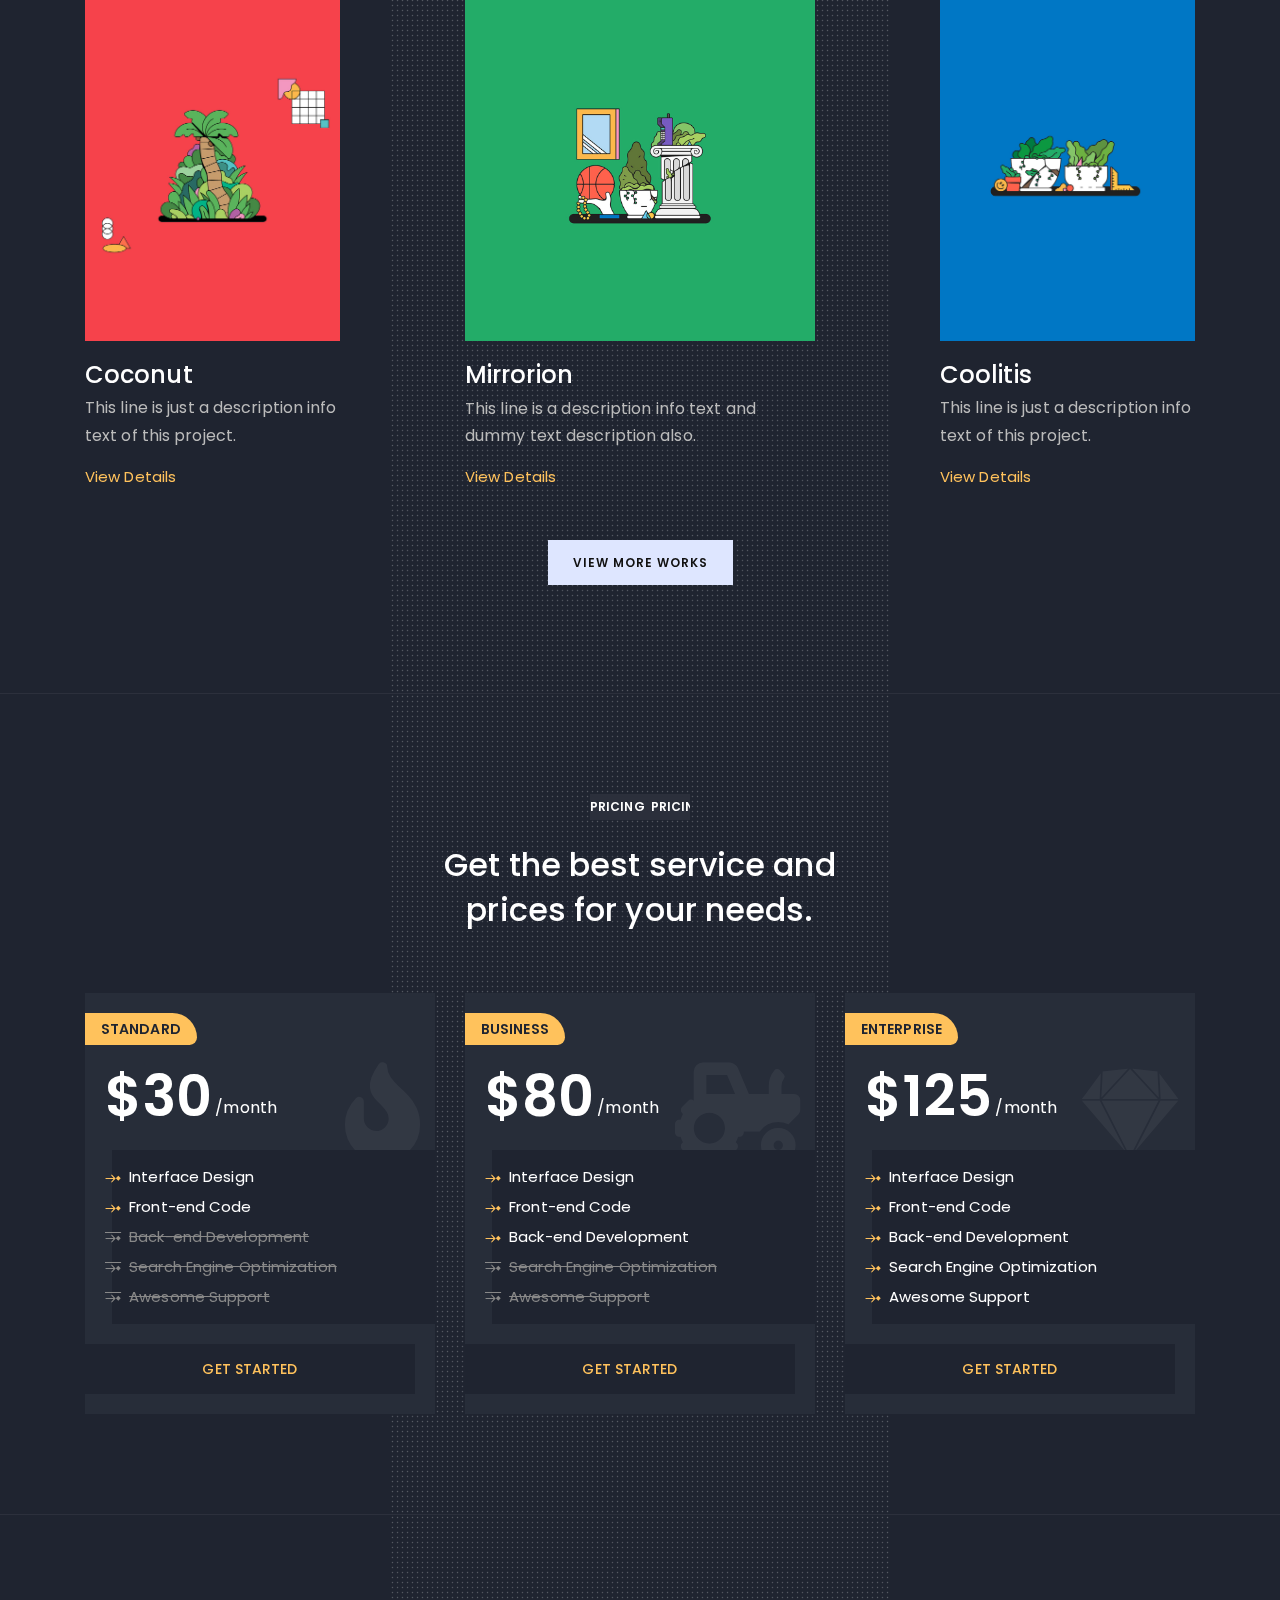
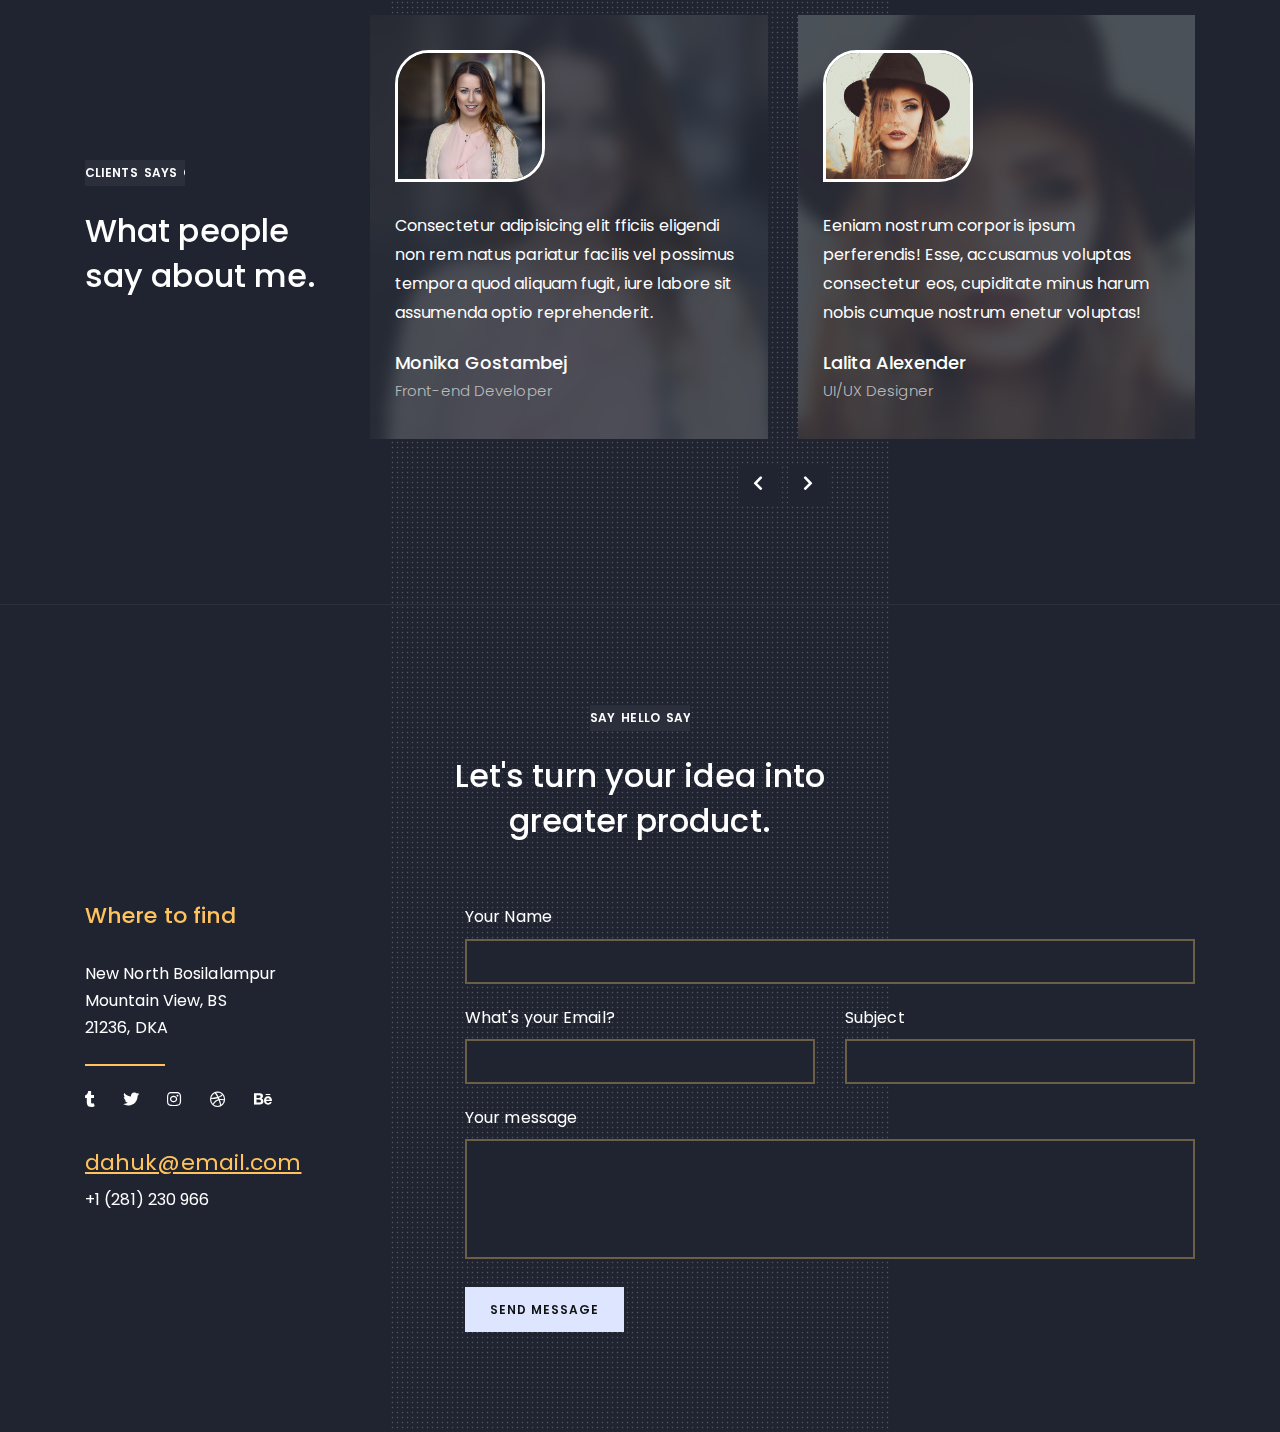
<file: index-2.html>
<!DOCTYPE html>
<html lang="en">
<head>
    <meta charset="utf-8">
    <meta name="description" content="Portfolio Template">
    <meta name="keywords" content="Portfolio, Personal, Creative, Html Template, Portfolio Template">
    <meta name="author" content="ixTheme">
    <meta http-equiv="x-ua-compatible" content="ie=edge">
    <meta name="viewport" content="width=device-width, initial-scale=1">

    <!-- Title -->
    <title>Dahuk - Portfolio Template</title>
    <!-- Favicon -->
    <link href="img/favicon.svg" type="image/svg" rel="icon">

    <!-- All CSS Files -->
    <link href="css/plugins.css" rel="stylesheet" type="text/css">
    <link href="css/main.css" rel="stylesheet" type="text/css">
    <link href="css/responsive.css" rel="stylesheet" type="text/css">
    <!-- demo-css -->
    <link href="demo/demo.css" rel="stylesheet" type="text/css">
</head>
<body data-spy="scroll" data-target="#menu-links">

    <div class="loading-wrapper">
        <div class="loading-inner">
            <div class="span">
                <div class="coffee_cup"></div>
                loading
            </div>
        </div>
        <!-- .landing-inner -->
    </div>
    <!-- .loading-wrapper -->

    <div class="landing-cover bg-image" data-jarallax data-speed="0.2" style="background:url(img/landing-cover.jpg)"></div>
    <!-- .landing-cover -->

    <div id="hello" class="landing-wrapper">
        <header>
            <div class="scroll-indicator"></div>
            <!-- .scroll-indicator -->
            
            <div class="container-huk">
                <div class="row">
                    <div class="col-md-3 col-6">
                        <a href="index.html" class="logo">Da<span>huk.</span></a>
                        <!-- .logo -->
                    </div>
                    <div class="col-lg-6 col-md-9 col-6">
                        <div class="menu-toggle">
                            <span class="fas fa-bars"></span>
                        </div>
                        <!-- .menu-toggle -->
                        <div id="menu-links" class="nav menu-links">
                            <a class="nav-item nav-link active" href="index-2.html#hello"><span>He</span><span>llo</span></a>
                            <a class="nav-item nav-link" href="index-2.html#about"><span>Abo</span><span>ut</span></a>
                            <a class="nav-item nav-link" href="index-2.html#works"><span>Wo</span><span>rks</span></a>
                            <a class="nav-item nav-link" href="index-2.html#pricing"><span>Pri</span><span>cing</span></a>
                            <a class="nav-item nav-link" href="index-2.html#clients"><span>Cli</span><span>ents</span></a>
                            <a class="nav-item nav-link" href="index-2.html#contact"><span>Cont</span><span>act</span></a>

                            <div class="d-md-none d-sm-block mt-30">
                                <div class="social-links">
                                    <a href="index-2.html#0"><i class="fab fa-tumblr"></i></a>
                                    <a href="index-2.html#0"><i class="fab fa-twitter"></i></a>
                                    <a href="index-2.html#0"><i class="fab fa-instagram"></i></a>
                                </div>
                                <!-- .social-links -->
                            </div>
                        </div>
                        <!-- .menu-links -->
                    </div>
                    <div class="col-md-3 d-none d-lg-block">
                        <div class="text-right">
                            <div class="social-links">
                                <a href="index-2.html#0"><i class="fab fa-tumblr"></i></a>
                                <a href="index-2.html#0"><i class="fab fa-twitter"></i></a>
                                <a href="index-2.html#0"><i class="fab fa-instagram"></i></a>
                            </div>
                            <!-- .social-links -->
                        </div>
                    </div>
                </div>
            </div>
        </header>
        <!-- header -->

        <div class="landing-content">
            <div class="container">
                <div class="row align-items-center justify-content-center">
                    <div class="col-lg-4 col-md-5 col-6">
                        <div class="intro-img">
                            <img class="img-fluid" src="img/author00.jpg" alt="">
                        </div>
                        <!-- .intro-img -->
                    </div>
                    <div class="col-lg-6 col-md-7 col-12">
                        <div class="intro">
                            <h3>Hey there!</h3>
                            <h1>I'm Alexis Gaillard</h1>
                            <p>I work as a freelance <mark>front-end developer</mark> currently based in <mark>San Francisco.</mark> If you want to see the latest projects I worked on, just keep scrolling, or if you wish to <mark>say hi</mark>, write me an email.</p>
                            <div class="mt-40">
                                <a href="index-2.html#contact" class="button scrollTo">Let's Talk</a>
                            </div>
                        </div>
                        <!-- .intro -->
                    </div>
                </div>
            </div>
        </div>
        <!-- .landing-content -->
    </div>
    <!-- .landing-wrapper -->

    <section id="about" class="wrapper about-wrapper">
        <div class="container">
            <div class="row justify-content-center">
                <div class="col-xl-5 col-md-6">
                    <div class="section-header text-center">
                        <p class="rotate-text">About Me About Me</p>
                        <h2>Why should you hire me on your next project?</h2>
                    </div>
                    <!-- .section-header -->
                </div>
            </div>
            <div class="row no-gutters border">
                <div class="col-xl-2">
                <div class="about-nav nav flex-column nav-pills" id="v-pills-tab">
                    <a class="nav-link active" id="v-pills-intro-tab" data-toggle="pill" href="index-2.html#v-pills-intro" aria-selected="true">Personal info</a>
                    <a class="nav-link" id="v-pills-expertise-tab" data-toggle="pill" href="index-2.html#v-pills-expertise" aria-selected="false">Expertise</a>
                    <a class="nav-link" id="v-pills-services-tab" data-toggle="pill" href="index-2.html#v-pills-services" aria-selected="false">Services</a>
                    <a class="nav-link" id="v-pills-resume-tab" data-toggle="pill" href="index-2.html#v-pills-resume" aria-selected="false">Resume</a>
                </div>
                </div>
                <div class="col-xl-10">
                    <div class="tab-content" id="v-pills-tabContent">
                        <div class="tab-pane fade show active" id="v-pills-intro">
                            <div class="about-tab personal-info-tab">
                                <div class="row">
                                    <div class="col-12">
                                        <h5 class="tab-title">Introduction</h5>
                                    </div>
                                </div>
                                <div class="row">
                                    <div class="col-lg-8">
                                        <p class="short-bio">I am <mark>Alexis Gaillard</mark>, currently lives in San Francisco and I am working as a <mark>front-end developer</mark> more than <mark>3 years</mark>.</p>
                                        <!-- .short-bio -->
                                        <p class="mt-20">Currently I am working at <mark>ArtBo Studio</mark>. I really love to solve the design problems and find easy and better solutions to solve it. I always try to provide my best to make a good design interface with the best user experience.</p>
                                        <p class="mt-20">Consectetur adipisicing elit. Nemo eius ipsum aliquam facilis ducimus, idalias officiis, tenetur in vero fugiat reiciendis. Ipsum, cum atione explica boarum totam!</p>
                                    </div>
                                    <div class="col-lg-4">
                                        <div class="counter-item">
                                            <h2>170</h2>
                                            <span>Project Completed</span>
                                        </div>
                                        <!-- .counter-item -->
                                        <div class="counter-item">
                                            <h2>168</h2>
                                            <span>Satisfied Clients</span>
                                        </div>
                                        <!-- .counter-item -->
                                        <div class="counter-item">
                                            <h2>98%</h2>
                                            <span>Possitive Feedback</span>
                                        </div>
                                        <!-- .counter-item -->
                                    </div>
                                </div>
                            </div>
                            <!-- .personal-info-tab -->
                        </div>
                        <div class="tab-pane fade" id="v-pills-expertise">
                            <div class="about-tab expertise-tab">
                                <div class="row">
                                    <div class="col-lg-7 col-md-12">
                                        <div class="expertise-skillbar-item" data-percent="87">
                                            <p class="expertise-text">User Interface Design</p>
                                            <div class="slide">
                                                <div class="slide-inner"></div>
                                            </div>
                                        </div>
                                        <!-- .expertise-skillbar-item -->
                                        <div class="expertise-skillbar-item" data-percent="73">
                                            <p class="expertise-text">Front-end Code</p>
                                            <div class="slide">
                                                <div class="slide-inner"></div>
                                            </div>
                                        </div>
                                        <!-- .expertise-skillbar-item -->
                                        <div class="expertise-skillbar-item" data-percent="85">
                                            <p class="expertise-text">User Experience Design</p>
                                            <div class="slide">
                                                <div class="slide-inner"></div>
                                            </div>
                                        </div>
                                        <!-- .expertise-skillbar-item -->
                                        <div class="expertise-skillbar-item" data-percent="77">
                                            <p class="expertise-text">Project Management</p>
                                            <div class="slide">
                                                <div class="slide-inner"></div>
                                            </div>
                                        </div>
                                        <!-- .expertise-skillbar-item -->
                                        <div class="expertise-skillbar-item" data-percent="69">
                                            <p class="expertise-text">Data Analysis</p>
                                            <div class="slide">
                                                <div class="slide-inner"></div>
                                            </div>
                                        </div>
                                        <!-- .expertise-skillbar-item -->
                                        <div class="expertise-skillbar-item" data-percent="62">
                                            <p class="expertise-text">Wordpress Customize</p>
                                            <div class="slide">
                                                <div class="slide-inner"></div>
                                            </div>
                                        </div>
                                        <!-- .expertise-skillbar-item -->
                                    </div>
                                    <div class="col-lg-5 col-md-12">
                                        <div class="row">
                                            <div class="col-lg-6 col-md-3 col-sm-6">
                                                <div class="expertise-progress-item">
                                                    <div class="expertise-progress" data-progress="89">
                                                        <span class="progLeft"><span class="progBar"></span></span>
                                                        <span class="progRight"><span class="progBar"></span></span>
                                                        <div class="progValue">89%</div>
                                                    </div>
                                                    <!-- .expertise-progress -->
                                                    <p class="expertise-text">HTML5</p>
                                                </div>
                                                <!-- .expertise-progress-item -->
                                            </div>
                                            <div class="col-lg-6 col-md-3 col-sm-6">
                                                <div class="expertise-progress-item">
                                                    <div class="expertise-progress" data-progress="93">
                                                        <span class="progLeft"><span class="progBar"></span></span>
                                                        <span class="progRight"><span class="progBar"></span></span>
                                                        <div class="progValue">93%</div>
                                                    </div>
                                                    <!-- .expertise-progress -->
                                                    <p class="expertise-text">CSS3</p>
                                                </div>
                                                <!-- .expertise-progress-item -->
                                            </div>
                                            <div class="col-lg-6 col-md-3 col-sm-6">
                                                <div class="expertise-progress-item">
                                                    <div class="expertise-progress" data-progress="87">
                                                        <span class="progLeft"><span class="progBar"></span></span>
                                                        <span class="progRight"><span class="progBar"></span></span>
                                                        <div class="progValue">87%</div>
                                                    </div>
                                                    <!-- .expertise-progress -->
                                                    <p class="expertise-text">jQuery</p>
                                                </div>
                                                <!-- .expertise-progress-item -->
                                            </div>
                                            <div class="col-lg-6 col-md-3 col-sm-6">
                                                <div class="expertise-progress-item">
                                                    <div class="expertise-progress" data-progress="73">
                                                        <span class="progLeft"><span class="progBar"></span></span>
                                                        <span class="progRight"><span class="progBar"></span></span>
                                                        <div class="progValue">73%</div>
                                                    </div>
                                                    <!-- .expertise-progress -->
                                                    <p class="expertise-text">JavaScript</p>
                                                </div>
                                                <!-- .expertise-progress-item -->
                                            </div>
                                        </div>
                                    </div>
                                </div>
                            </div>
                            <!-- .expertise-tab -->
                        </div>
                        <div class="tab-pane fade" id="v-pills-services">
                            <div class="about-tab service-tab">
                                <div class="row">
                                    <div class="col-lg-4 col-md-6">
                                        <div class="service-item">
                                            <div class="service-icon">
                                                <i class="fas fa-chalkboard"></i>
                                            </div>
                                            <!-- .service-icon -->
                                            <h5>Interface Design</h5>
                                            <p>Dolores fuga saepe sunt cumque perferendis repudian dae et eius ab culpa ratione.</p>
                                        </div>
                                        <!-- .service-item -->
                                    </div>
                                    <div class="col-lg-4 col-md-6">
                                        <div class="service-item">
                                            <div class="service-icon">
                                                <i class="fas fa-layer-group"></i>
                                            </div>
                                            <!-- .service-icon -->
                                            <h5>Branding Design</h5>
                                            <p>Dolores fuga saepe sunt cumque perferendis repudian dae et eius ab culpa ratione.</p>
                                        </div>
                                        <!-- .service-item -->
                                    </div>
                                    <div class="col-lg-4 col-md-6">
                                        <div class="service-item">
                                            <div class="service-icon">
                                                <i class="fas fa-snowflake"></i>
                                            </div>
                                            <!-- .service-icon -->
                                            <h5>Visual Design</h5>
                                            <p>Dolores fuga saepe sunt cumque perferendis repudian dae et eius ab culpa ratione.</p>
                                        </div>
                                        <!-- .service-item -->
                                    </div>
                                    <div class="col-lg-4 col-md-6">
                                        <div class="service-item">
                                            <div class="service-icon">
                                                <i class="fas fa-flask"></i>
                                            </div>
                                            <!-- .service-icon -->
                                            <h5>Analysis</h5>
                                            <p>Dolores fuga saepe sunt cumque perferendis repudian dae et eius ab culpa ratione.</p>
                                        </div>
                                        <!-- .service-item -->
                                    </div>
                                    <div class="col-lg-4 col-md-6">
                                        <div class="service-item">
                                            <div class="service-icon">
                                                <i class="fas fa-pencil-ruler"></i>
                                            </div>
                                            <!-- .service-icon -->
                                            <h5>Strategy</h5>
                                            <p>Dolores fuga saepe sunt cumque perferendis repudian dae et eius ab culpa ratione.</p>
                                        </div>
                                        <!-- .service-item -->
                                    </div>
                                    <div class="col-lg-4 col-md-6">
                                        <div class="service-item">
                                            <div class="service-icon">
                                                <i class="fas fa-paint-roller"></i>
                                            </div>
                                            <!-- .service-icon -->
                                            <h5>Print Design</h5>
                                            <p>Dolores fuga saepe sunt cumque perferendis repudian dae et eius ab culpa ratione.</p>
                                        </div>
                                        <!-- .service-item -->
                                    </div>
                                </div>
                            </div>
                            <!-- .service-tab -->
                        </div>
                        <div class="tab-pane fade" id="v-pills-resume">
                            <div class="about-tab resume-tab">
                                <div class="row">
                                    <div class="col-12">
                                        <h5 class="tab-title mb-0">Experience</h5>
                                    </div>
                                    <div class="col-md-6">
                                        <div class="experience-item">
                                            <div class="exp-duration">
                                                <span class="box">Jan 2020</span>
                                                <p><span class="fas fa-level-down-alt"></span></p>
                                                <span class="box">Now</span>
                                            </div>
                                            <div class="exp-info">
                                                <h5>Senior Front-end developer <p>at <mark>ArtBo Studio</mark></p></h5>
                                            </div>
                                        </div>
                                        <!-- .experience-item -->
                                    </div>
                                    <div class="col-md-6">
                                        <div class="experience-item">
                                            <div class="exp-duration">
                                                <span class="box">May 2018</span>
                                                <p><span class="fas fa-level-down-alt"></span></p>
                                                <span class="box">Dec 2019</span>
                                            </div>
                                            <div class="exp-info">
                                                <h5>Junior Front-end developer <p>at <mark>Google Pro.</mark></p></h5>
                                            </div>
                                        </div>
                                        <!-- .experience-item -->
                                    </div>
                                    <div class="col-md-6">
                                        <div class="experience-item">
                                            <div class="exp-duration">
                                                <span class="box">Jan 2017</span>
                                                <p><span class="fas fa-level-down-alt"></span></p>
                                                <span class="box">April 2018</span>
                                            </div>
                                            <div class="exp-info">
                                                <h5>Web UI designer <p>at <mark>Microsoft Inc.</mark></p></h5>
                                            </div>
                                        </div>
                                        <!-- .experience-item -->
                                    </div>
                                    <div class="col-md-6">
                                        <div class="experience-item">
                                            <div class="exp-duration">
                                                <span class="box">Feb 2016</span>
                                                <p><span class="fas fa-level-down-alt"></span></p>
                                                <span class="box">Dec 2016</span>
                                            </div>
                                            <div class="exp-info">
                                                <h5>Front-end developer <p>at <mark>Walkar Studio</mark></p></h5>
                                            </div>
                                        </div>
                                        <!-- .experience-item -->
                                    </div>
                                </div>
                                <!-- end Experience -->
                                <div class="row">
                                    <div class="col-12">
                                        <h5 class="tab-title mt-50 mb-0">Education</h5>
                                    </div>
                                </div>
                                <div class="row">
                                    <div class="col-md-12">
                                        <div class="owl-carousel education-carousel">
                                            <div class="education-item">
                                                <span class="year">2018</span>
                                                <div class="pl-45">
                                                    <h5>Front-end Developer</h5>
                                                    <p>DIT University</p>
                                                </div>
                                                <p class="edu-info">I got my Front-end Design degree at DIT University. I create web interfaces that people love and makes their lives easier.</p>
                                            </div>
                                            <!-- .education-item -->
                                            <div class="education-item">
                                                <span class="year">2017</span>
                                                <div class="pl-45">
                                                    <h5>JavaScript Degree</h5>
                                                    <p>NPI University</p>
                                                </div>
                                                <p class="edu-info">I got my Front-end Design degree at NPI University. I create web interfaces that people love and makes their lives easier.</p>
                                            </div>
                                            <!-- .education-item -->
                                            <div class="education-item">
                                                <span class="year">2016</span>
                                                <div class="pl-45">
                                                    <h5>Software Engineer</h5>
                                                    <p>PLI University</p>
                                                </div>
                                                <p class="edu-info">I got my Front-end Design degree at PLI University. I create web interfaces that people love and makes their lives easier.</p>
                                            </div>
                                            <!-- .education-item -->
                                            <div class="education-item">
                                                <span class="year">2014</span>
                                                <div class="pl-45">
                                                    <h5>Diploma in Front-end</h5>
                                                    <p>NSI University</p>
                                                </div>
                                                <p class="edu-info">I got my Front-end Design degree at NSI University. I create web interfaces that people love and makes their lives easier.</p>
                                            </div>
                                            <!-- .education-item -->
                                        </div>
                                        <!-- .education-carousel -->
                                    </div>
                                </div>
                                <!-- end Education -->
                            </div>
                            <!-- .experience-tab -->
                        </div>
                    </div>
                </div>
            </div>
        </div>
    </section>
    <!-- .about-wrapper -->

    <section id="works" class="wrapper works-wrapper">
        <div class="container">
            <div class="row justify-content-center">
                <div class="col-xl-4 col-lg-5 col-md-7">
                    <div class="section-header text-center">
                        <p class="rotate-text">Projects Projects </p>
                        <h2>Here are some of my recent projects.</h2>
                    </div>
                    <!-- .section-header -->
                </div>
            </div>
        </div>
        <div class="container-huk work-preview-wrap">
            <div class="container">
                <div class="row justify-content-around">
                    <div class="col-md-5">
                        <div class="work-item">
                            <div class="work-img">
                                <a class="zoom-image" href="img/works/work-shot-01.jpg">
                                    <img class="img-fluid" src="img/works/work-shot-01.jpg" alt="">
                                </a>
                            </div>
                            <!-- .work-img -->
                            <div class="work-info">
                                <h4>New Purple</h4>
                                <p>This line is not just a description info text of this project, this is a dummy text line also.</p>
                                <a href="index-2.html#0">view details</a>
                                <!-- .work-link -->
                            </div>
                            <!-- .work-info -->
                        </div>
                        <!-- .work-item -->

                        <div class="work-item">
                            <div class="work-img">
                                <a class="zoom-image" href="img/works/work-shot-02.jpg">
                                    <img class="img-fluid" src="img/works/work-shot-02.jpg" alt="">
                                </a>
                            </div>
                            <!-- .work-img -->
                            <div class="work-info">
                                <h4>Dot Earth</h4>
                                <p>This line is not just a description info text of this project, this is a dummy text line also.</p>
                                <a href="index-2.html#0">view details</a>
                                <!-- .work-link -->
                            </div>
                            <!-- .work-info -->
                        </div>
                        <!-- .work-item -->
                    </div>
                    <div class="col-md-5">
                        <div class="work-item">
                            <div class="work-img">
                                <a class="zoom-image" href="img/works/work-shot-04.jpg">
                                    <img class="img-fluid" src="img/works/work-shot-04.jpg" alt="">
                                </a>
                            </div>
                            <!-- .work-img -->
                            <div class="work-info">
                                <h4>Squerespaces</h4>
                                <p>This line is not just a description info text of this project, this is a dummy text line also.</p>
                                <a href="index-2.html#0">view details</a>
                                <!-- .work-link -->
                            </div>
                            <!-- .work-info -->
                        </div>
                        <!-- .work-item -->

                        <div class="work-item">
                            <div class="work-img">
                                <a class="zoom-image" href="img/works/work-shot-03.jpg">
                                    <img class="img-fluid" src="img/works/work-shot-03.jpg" alt="">
                                </a>
                            </div>
                            <!-- .work-img -->
                            <div class="work-info">
                                <h4>YellowTex</h4>
                                <p>This line is not just a description info text of this project, this is a dummy text line also.</p>
                                <a href="index-2.html#0">view details</a>
                                <!-- .work-link -->
                            </div>
                            <!-- .work-info -->
                        </div>
                        <!-- .work-item -->
                    </div>
                </div>
                <div class="row justify-content-lg-between justify-content-around">
                    <div class="col-lg-3 col-md-5">
                        <div class="work-item">
                            <div class="work-img">
                                <a class="zoom-image" href="img/works/work-shot-05.jpg">
                                    <img class="img-fluid" src="img/works/work-shot-05.jpg" alt="">
                                </a>
                            </div>
                            <!-- .work-img -->
                            <div class="work-info">
                                <h4>Coconut</h4>
                                <p>This line is just a description info text of this project.</p>
                                <a href="index-2.html#0">view details</a>
                                <!-- .work-link -->
                            </div>
                            <!-- .work-info -->
                        </div>
                        <!-- .work-item -->
                    </div>
                    <div class="col-lg-4 col-md-6">
                        <div class="work-item">
                            <div class="work-img">
                                <a class="zoom-image" href="img/works/work-shot-06.jpg">
                                    <img class="img-fluid" src="img/works/work-shot-06.jpg" alt="">
                                </a>
                            </div>
                            <!-- .work-img -->
                            <div class="work-info">
                                <h4>Mirrorion</h4>
                                <p>This line is a description info text and dummy text description also.</p>
                                <a href="index-2.html#0">view details</a>
                                <!-- .work-link -->
                            </div>
                            <!-- .work-info -->
                        </div>
                        <!-- .work-item -->
                    </div>
                    <div class="col-lg-3 col-md-5 order-lg-last order-first">
                        <div class="work-item">
                            <div class="work-img">
                                <a class="zoom-image" href="img/works/work-shot-07.jpg">
                                    <img class="img-fluid" src="img/works/work-shot-07.jpg" alt="">
                                </a>
                            </div>
                            <!-- .work-img -->
                            <div class="work-info">
                                <h4>Coolitis</h4>
                                <p>This line is just a description info text of this project.</p>
                                <a href="index-2.html#0">view details</a>
                                <!-- .work-link -->
                            </div>
                            <!-- .work-info -->
                        </div>
                        <!-- .work-item -->
                    </div>
                </div>
                <div class="row text-center">
                    <div class="col-md-12">
                        <a href="index-2.html#0" class="button">View More Works</a>
                    </div>
                </div>
            </div>
        </div>
    </section>
    <!-- .works-wrapper -->

    <section id="pricing" class="wrapper pricing-wrapper">
        <div class="container">
            <div class="row align-items-center justify-content-center">
                <div class="col-lg-5 col-md-7">
                    <div class="section-header mb-30 text-center">
                        <p class="rotate-text">pricing pricing pricing </p>
                        <h2>Get the best service and prices for your needs.</h2>
                    </div>
                    <!-- .section-header -->
                </div>
            </div>
            <div class="row justify-content-center">
                <div class="col-lg-4 col-md-6">
                    <div class="pricing-item">
                        <i class="icon fas fa-fire"></i>
                        <p class="pricing-name">Standard</p>
                        <h3 class="price">$30<small>/month</small></h3>
                        <ul class="feature-list">
                            <li>Interface Design</li>
                            <li>Front-end Code</li>
                            <li class="del">Back-end Development</li>
                            <li class="del">Search Engine Optimization</li>
                            <li class="del">Awesome Support</li>
                        </ul>
                        <a href="index-2.html#0" class="pricing-button">Get Started</a>
                    </div>
                    <!-- .pricing-item -->
                </div>
                <div class="col-lg-4 col-md-6">
                    <div class="pricing-item">
                        <i class="icon fas fa-tractor"></i>
                        <p class="pricing-name">Business</p>
                        <h3 class="price">$80<small>/month</small></h3>
                        <ul class="feature-list">
                            <li>Interface Design</li>
                            <li>Front-end Code</li>
                            <li>Back-end Development</li>
                            <li class="del">Search Engine Optimization</li>
                            <li class="del">Awesome Support</li>
                        </ul>
                        <a href="index-2.html#0" class="pricing-button">Get Started</a>
                    </div>
                    <!-- .pricing-item -->
                </div>
                <div class="col-lg-4 col-md-6">
                    <div class="pricing-item">
                        <i class="icon fab fa-sketch"></i>
                        <p class="pricing-name">Enterprise</p>
                        <h3 class="price">$125<small>/month</small></h3>
                        <ul class="feature-list">
                            <li>Interface Design</li>
                            <li>Front-end Code</li>
                            <li>Back-end Development</li>
                            <li>Search Engine Optimization</li>
                            <li>Awesome Support</li>
                        </ul>
                        <a href="index-2.html#0" class="pricing-button">Get Started</a>
                    </div>
                    <!-- .pricing-item -->
                </div>
            </div>
        </div>
    </section>
    <!-- .pricing-wrapper -->

    <section id="clients" class="wrapper clients-wrapper">
        <div class="container">
            <div class="row align-items-center justify-content-center">
                <div class="col-lg-3 col-md-6">
                    <div class="section-header">
                        <p class="rotate-text">Clients Says Clients Says </p>
                        <h2>What people say about me.</h2>
                    </div>
                    <!-- .section-header -->
                </div>
                <div class="col-lg-9 col-md-12">
                    <div class="owl-carousel clients-carousel">
                        <div class="clients-carousel-item">
                            <div class="cilent-image">
                                <img class="img-fluid" src="img/clients/clients-01.jpg" alt="">
                            </div>
                            <!-- .cilent-image -->
                            <div class="clients-info">
                                <blockquote class="quote-message">Consectetur adipisicing elit fficiis eligendi non rem natus pariatur facilis vel possimus tempora quod aliquam fugit, iure labore sit assumenda optio reprehenderit.</blockquote>
                                <cite class="quote-person">Monika Gostambej <span>Front-end Developer</span></cite>
                            </div>
                            <!-- .clients-info -->
                        </div>
                        <!-- .clients-carousel-item -->
                        <div class="clients-carousel-item">
                            <div class="cilent-image">
                                <img class="img-fluid" src="img/clients/clients-02.jpg" alt="">
                            </div>
                            <!-- .cilent-image -->
                            <div class="clients-info">
                                <blockquote class="quote-message">Eeniam nostrum corporis ipsum perferendis! Esse, accusamus voluptas consectetur eos, cupiditate minus harum nobis cumque nostrum enetur voluptas!</blockquote>
                                <cite class="quote-person">Lalita Alexender <span>UI/UX Designer</span></cite>
                            </div>
                            <!-- .clients-info -->
                        </div>
                        <!-- .clients-carousel-item -->
                        <div class="clients-carousel-item">
                            <div class="cilent-image">
                                <img class="img-fluid" src="img/clients/clients-03.jpg" alt="">
                            </div>
                            <!-- .cilent-image -->
                            <div class="clients-info">
                                <blockquote class="quote-message">Aliquam suscipit quaerat debitis ullam laborum cupiditate quam consectetur dolorem quod alias earum libero sapiente eius pariatur similique quiea accusa!</blockquote>
                                <cite class="quote-person">Marquee Alexender <span>Front-end Developer</span></cite>
                            </div>
                            <!-- .clients-info -->
                        </div>
                        <!-- .clients-carousel-item -->
                    </div>
                </div>
            </div>
        </div>
    </section>
    <!-- .clients-wrapper -->

    <section id="contact" class="wrapper contact-wrapper">
        <div class="container">
            <div class="row justify-content-center">
                <div class="col-lg-5 col-md-7">
                    <div class="section-header text-center">
                        <p class="rotate-text">Say Hello Say Hello </p>
                        <h2>Let's turn your idea into greater product.</h2>
                    </div>
                    <!-- .section-header -->
                </div>
            </div>
            <div class="row">
                <div class="col-md-4">
                    <div class="contact-info">
                        <h4>Where to find</h4>
                        <address>
                            <p>New North Bosilalampur</p>
                            <p>Mountain View, BS</p>
                            <p>21236, DKA</p>
                        </address>
                        <!-- address -->
                        <div class="social-links">
                            <a href="index-2.html#0"><i class="fab fa-tumblr"></i></a>
                            <a href="index-2.html#0"><i class="fab fa-twitter"></i></a>
                            <a href="index-2.html#0"><i class="fab fa-instagram"></i></a>
                            <a href="index-2.html#0"><i class="fab fa-dribbble"></i></a>
                            <a href="index-2.html#0"><i class="fab fa-behance"></i></a>
                        </div>
                        <!-- .social-links -->
                        <div class="email-phone mt-30">
                            <a href="mailto:dahuk@email.com">dahuk@email.com</a>
                            <p>+1 (281) 230 966</p>
                        </div>
                        <!-- .email-phone -->
                    </div>
                    <!-- .contact-info -->
                </div>
                <div class="col-md-8">
                    <div class="form-wrapper">
                        <form action="index-2.html#0">
                            <div class="row">
                                <div class="col">
                                    <p class="form-message"></p>
                                </div>
                            </div>
                            <div class="row">
                                <div class="col-md-12">
                                    <div class="input-box">
                                        <label for="nameIn">Your Name</label>
                                        <input class="input-field required" type="text" id="nameIn">
                                    </div>
                                    <!-- .input-box -->
                                </div>
                                <div class="col-lg-6 col-md-12">
                                    <div class="input-box">
                                        <label for="emailIn">What's your Email?</label>
                                        <input class="input-field required" type="email" id="emailIn">
                                    </div>
                                    <!-- .input-box -->
                                </div>
                                <div class="col-lg-6 col-md-12">
                                    <div class="input-box">
                                        <label for="subjectIn">Subject</label>
                                        <input class="input-field required" type="text" id="subjectIn">
                                    </div>
                                    <!-- .input-box -->
                                </div>
                                <div class="col-md-12">
                                    <div class="input-box">
                                        <label for="messageIn">Your message</label>
                                        <textarea class="input-field required" id="messageIn"></textarea>
                                    </div>
                                    <!-- .input-box -->

                                    <button type="submit" class="button">Send Message</button>
                                </div>
                            </div>
                        </form>
                    </div>
                </div>
            </div>
        </div>
    </section>
    <!-- .contact-wrapper -->

    <a href="index-2.html#hello" class="go-top scrollTo"><i class="fas fa-chevron-up"></i></a>
    <!-- .go-top -->

    <!-- /setting-demo(demoOnly) -->
    <div class="setting-demo">
        <div class="demo-toggle">
            <i class="fas fa-cog fa-spin"></i>
        </div>
        <h4>Dahuk - Personal Portfolio Template</h4>
        <h6 class="mt-15"><mark>Check More Demos</mark></h6>
        <div class="demo-wrap">
            <div class="demo-item" data-text="Shape Background">
                <a href="index.html">
                    <img src="demo/demo-1.jpg" alt="">
                </a>
            </div>
            <div class="demo-item" data-text="Image Background">
                <a href="index-2.html">
                    <img src="demo/demo-2.jpg" alt="">
                </a>
            </div>
            <div class="demo-item" data-text="YouTube Background">
                <a href="index-3.html">
                    <img src="demo/demo-3.jpg" alt="">
                </a>
            </div>
            <div class="demo-item" data-text="Vimeo Background">
                <a href="index-4.html">
                    <img src="demo/demo-4.jpg" alt="">
                </a>
            </div>
        </div>
    </div>
    <!-- /setting-demo(demoOnly) -->

    <!-- All JS Files -->
    <script src="js/jquery-3.4.1.min.js" type="text/javascript"></script>
    <script src="js/plugins.js" type="text/javascript"></script>
    <script src="js/main.js" type="text/javascript"></script>
    <!-- demo-js -->
    <script src="demo/demo.js" type="text/javascript"></script>
</body>
</html>
</file>
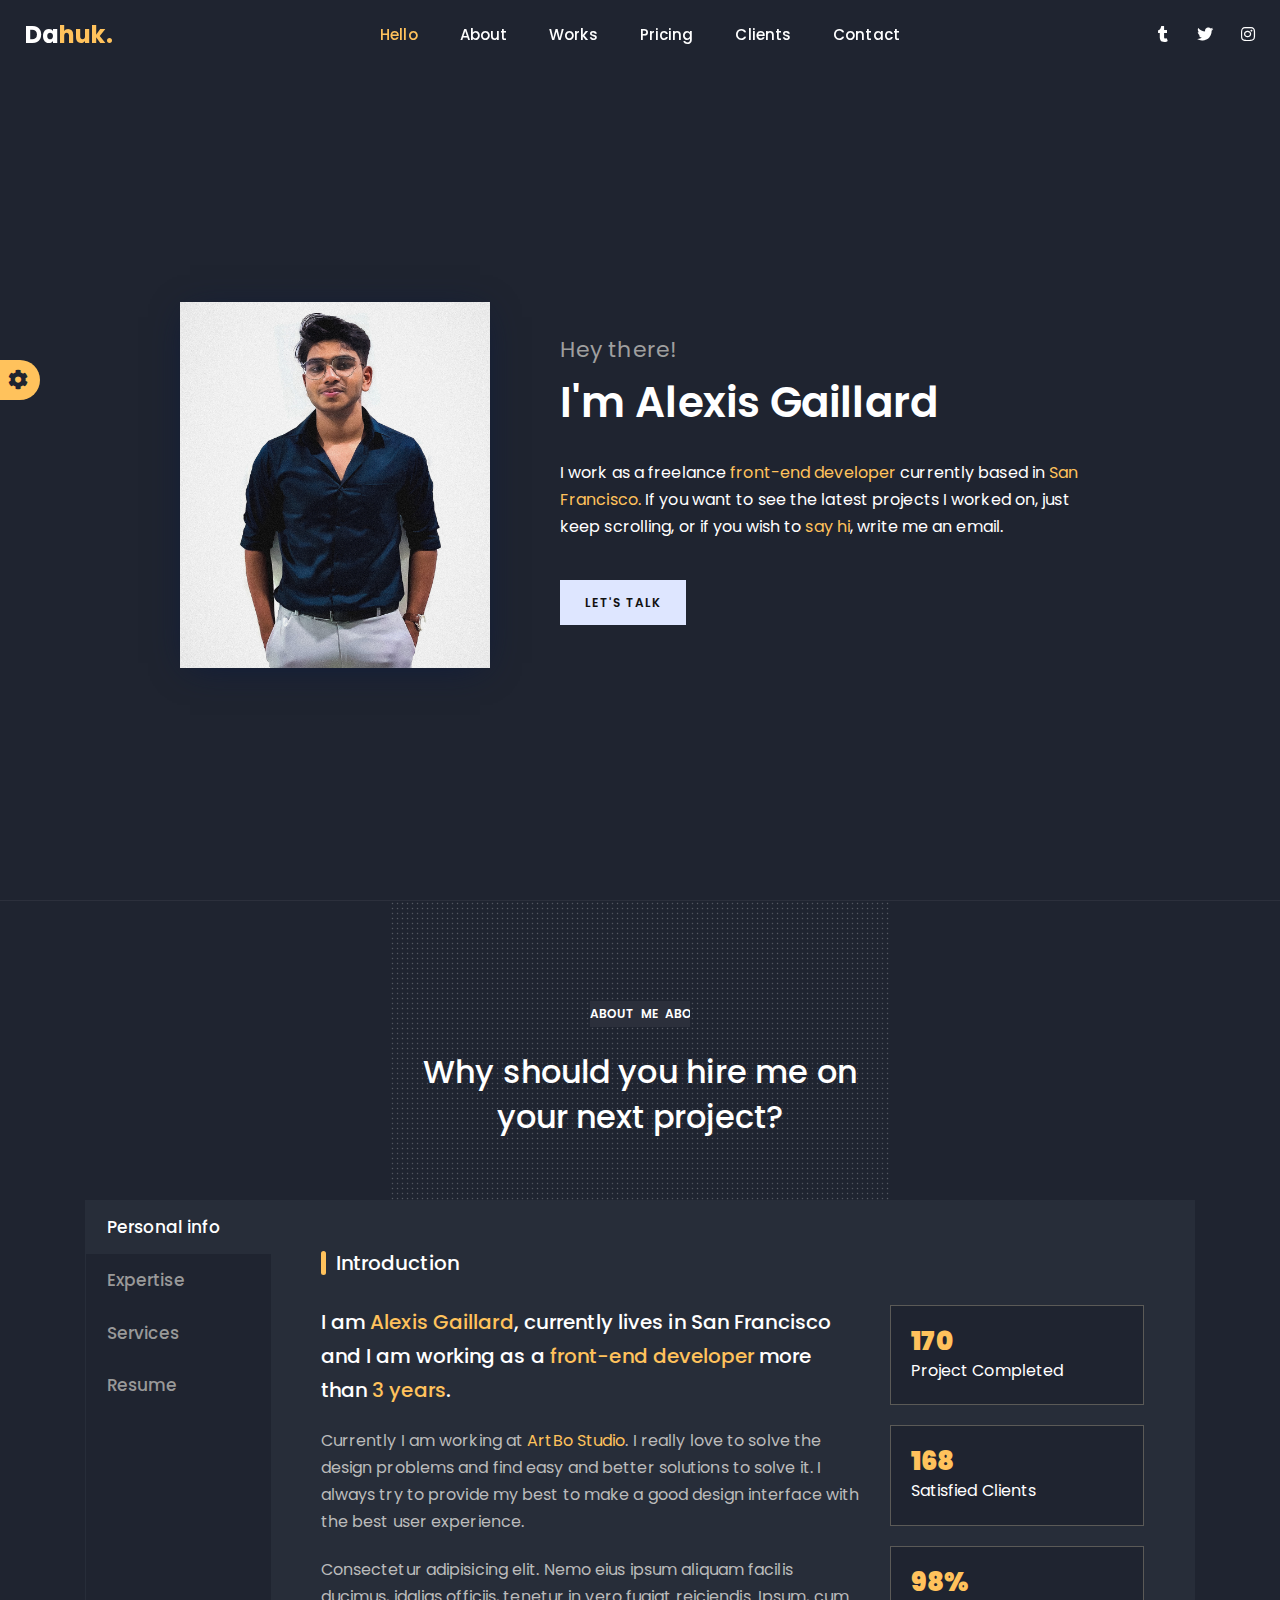
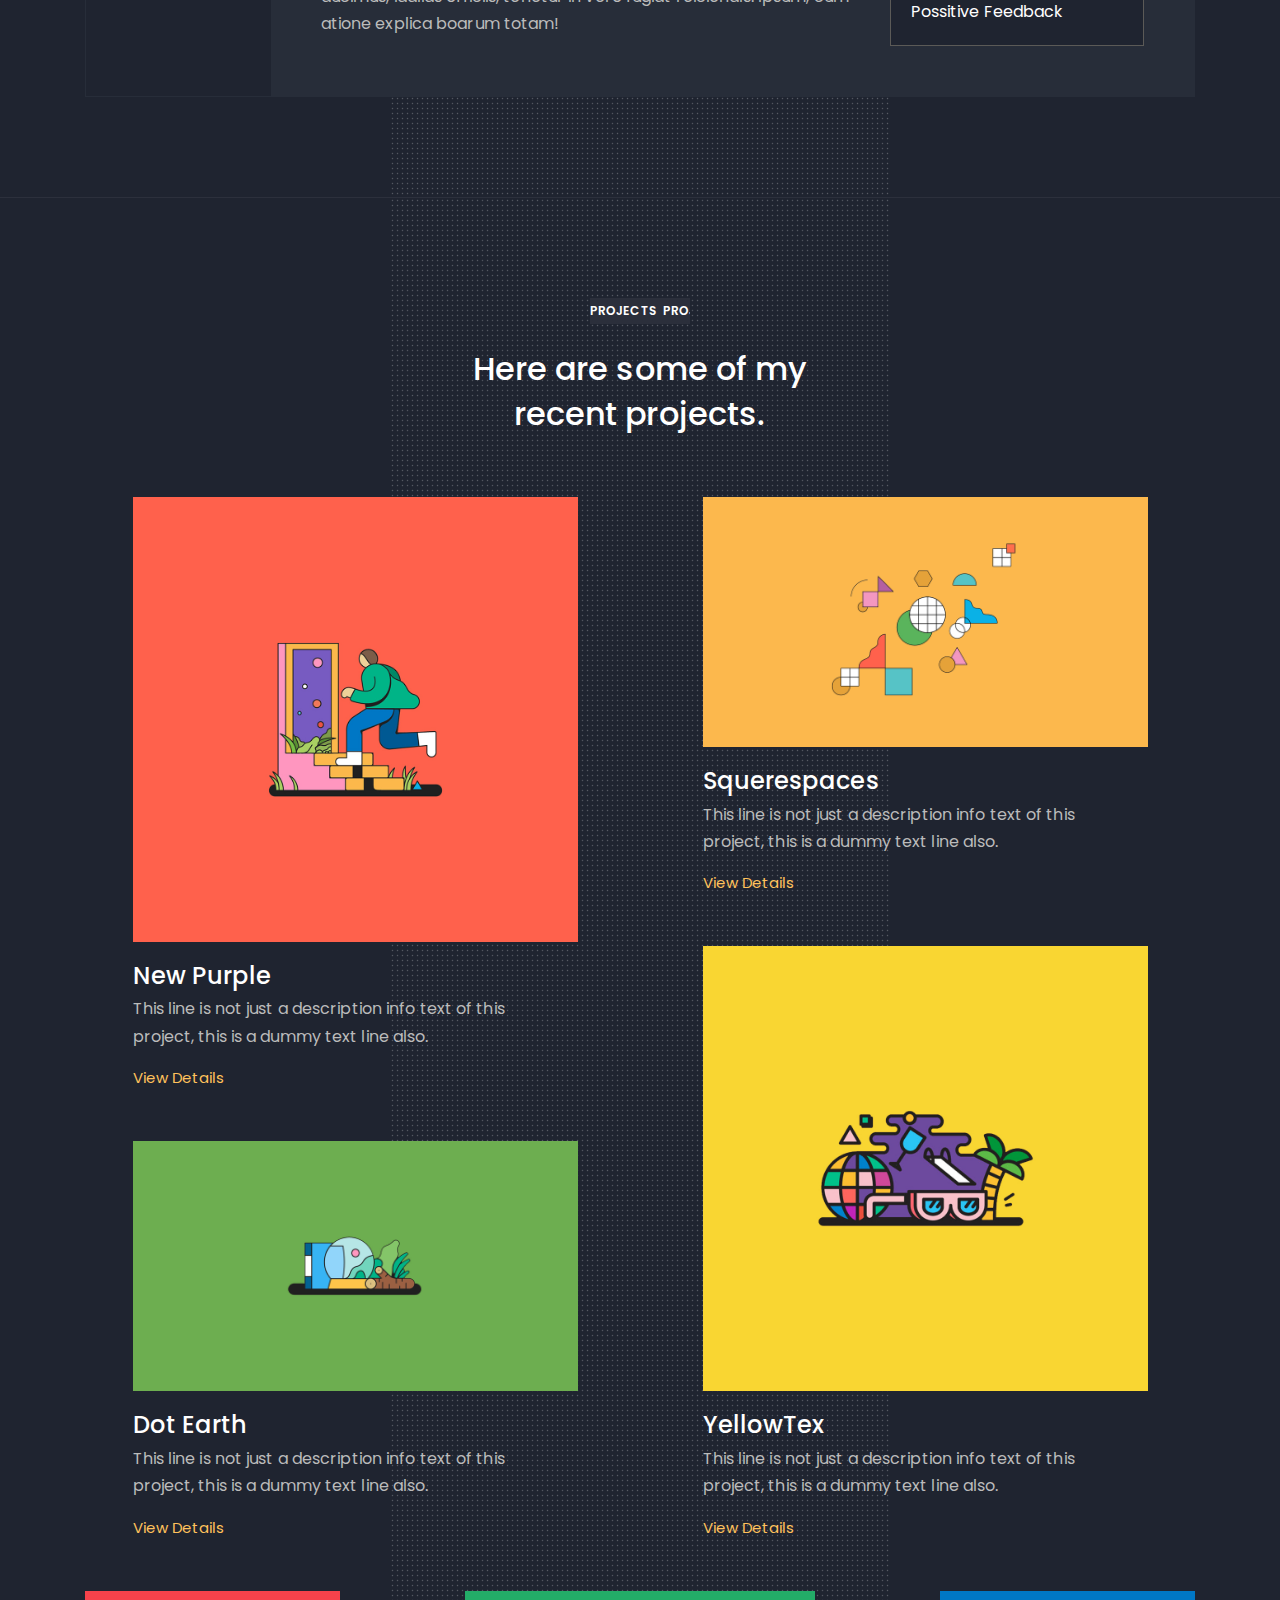
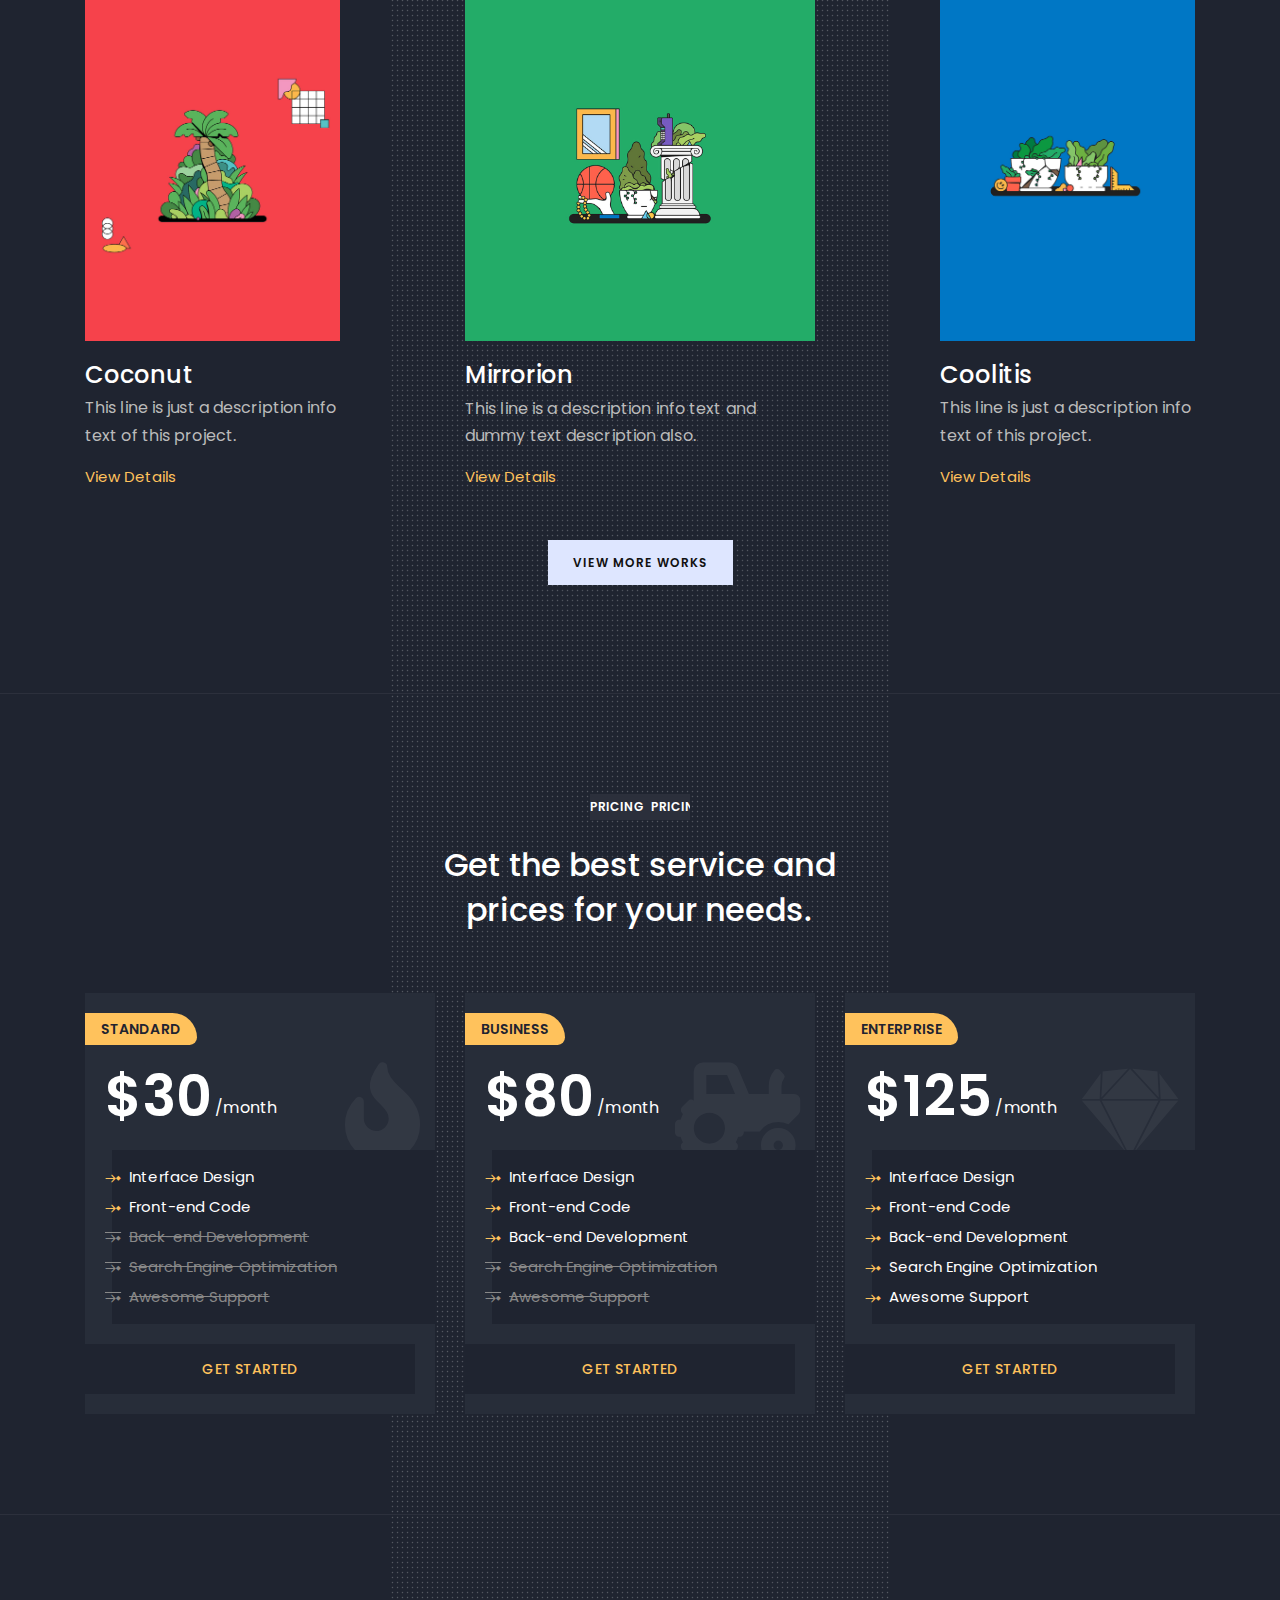
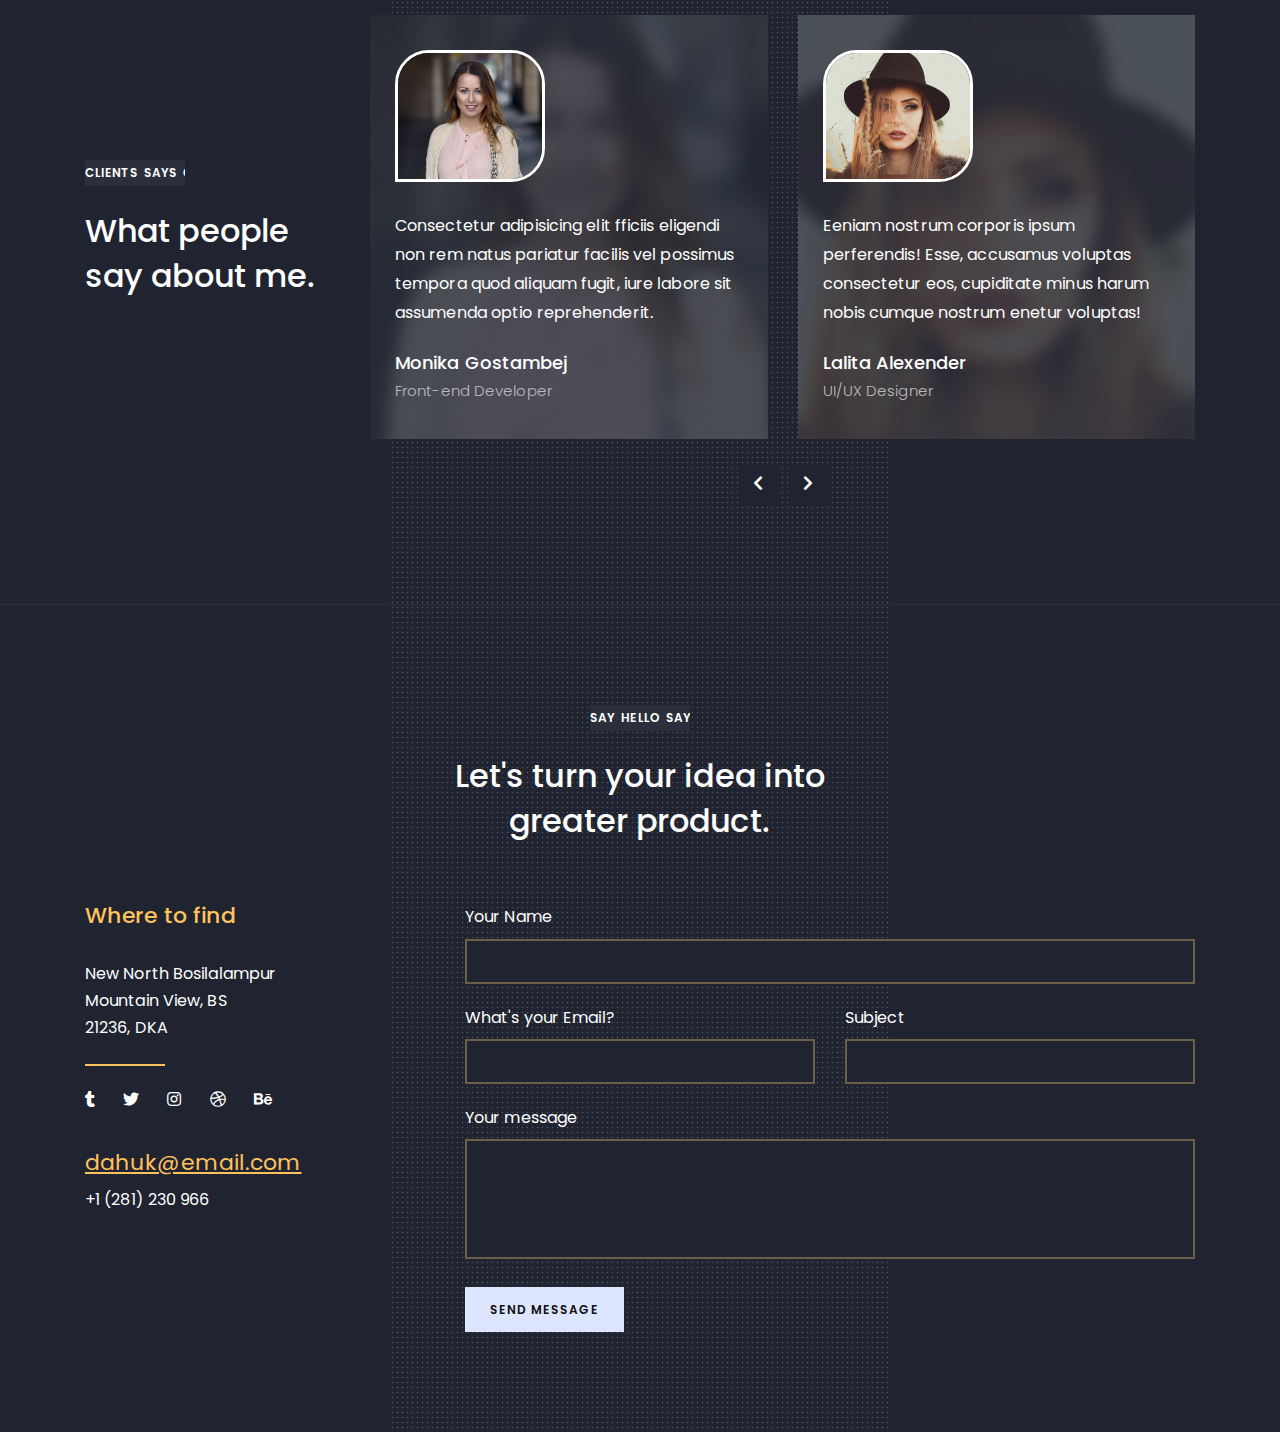
<file: index-3.html>
<!DOCTYPE html>
<html lang="en">
<head>
    <meta charset="utf-8">
    <meta name="description" content="Portfolio Template">
    <meta name="keywords" content="Portfolio, Personal, Creative, Html Template, Portfolio Template">
    <meta name="author" content="ixTheme">
    <meta http-equiv="x-ua-compatible" content="ie=edge">
    <meta name="viewport" content="width=device-width, initial-scale=1">

    <!-- Title -->
    <title>Dahuk - Portfolio Template</title>
    <!-- Favicon -->
    <link href="img/favicon.svg" type="image/svg" rel="icon">

    <!-- All CSS Files -->
    <link href="css/plugins.css" rel="stylesheet" type="text/css">
    <link href="css/main.css" rel="stylesheet" type="text/css">
    <link href="css/responsive.css" rel="stylesheet" type="text/css">
    <!-- demo-css -->
    <link href="demo/demo.css" rel="stylesheet" type="text/css">
</head>
<body data-spy="scroll" data-target="#menu-links">

    <div class="loading-wrapper">
        <div class="loading-inner">
            <div class="span">
                <div class="coffee_cup"></div>
                loading
            </div>
        </div>
        <!-- .landing-inner -->
    </div>
    <!-- .loading-wrapper -->

    <div class="landing-cover bg-video" data-jarallax data-speed="0.2" data-jarallax-video="https://www.youtube.com/watch?v=Ch7Pm6LYUaI"></div>
    <!-- .landing-cover(youtube video) -->

    <div id="hello" class="landing-wrapper">
        <header>
            <div class="scroll-indicator"></div>
            <!-- .scroll-indicator -->
            
            <div class="container-huk">
                <div class="row">
                    <div class="col-md-3 col-6">
                        <a href="index.html" class="logo">Da<span>huk.</span></a>
                        <!-- .logo -->
                    </div>
                    <div class="col-lg-6 col-md-9 col-6">
                        <div class="menu-toggle">
                            <span class="fas fa-bars"></span>
                        </div>
                        <!-- .menu-toggle -->
                        <div id="menu-links" class="nav menu-links">
                            <a class="nav-item nav-link active" href="index-3.html#hello"><span>He</span><span>llo</span></a>
                            <a class="nav-item nav-link" href="index-3.html#about"><span>Abo</span><span>ut</span></a>
                            <a class="nav-item nav-link" href="index-3.html#works"><span>Wo</span><span>rks</span></a>
                            <a class="nav-item nav-link" href="index-3.html#pricing"><span>Pri</span><span>cing</span></a>
                            <a class="nav-item nav-link" href="index-3.html#clients"><span>Cli</span><span>ents</span></a>
                            <a class="nav-item nav-link" href="index-3.html#contact"><span>Cont</span><span>act</span></a>

                            <div class="d-md-none d-sm-block mt-30">
                                <div class="social-links">
                                    <a href="index-3.html#0"><i class="fab fa-tumblr"></i></a>
                                    <a href="index-3.html#0"><i class="fab fa-twitter"></i></a>
                                    <a href="index-3.html#0"><i class="fab fa-instagram"></i></a>
                                </div>
                                <!-- .social-links -->
                            </div>
                        </div>
                        <!-- .menu-links -->
                    </div>
                    <div class="col-md-3 d-none d-lg-block">
                        <div class="text-right">
                            <div class="social-links">
                                <a href="index-3.html#0"><i class="fab fa-tumblr"></i></a>
                                <a href="index-3.html#0"><i class="fab fa-twitter"></i></a>
                                <a href="index-3.html#0"><i class="fab fa-instagram"></i></a>
                            </div>
                            <!-- .social-links -->
                        </div>
                    </div>
                </div>
            </div>
        </header>
        <!-- header -->

        <div class="landing-content">
            <div class="container">
                <div class="row align-items-center justify-content-center">
                    <div class="col-lg-4 col-md-5 col-6">
                        <div class="intro-img">
                            <img class="img-fluid" src="img/author00.jpg" alt="">
                        </div>
                        <!-- .intro-img -->
                    </div>
                    <div class="col-lg-6 col-md-7 col-12">
                        <div class="intro">
                            <h3>Hey there!</h3>
                            <h1>I'm Alexis Gaillard</h1>
                            <p>I work as a freelance <mark>front-end developer</mark> currently based in <mark>San Francisco.</mark> If you want to see the latest projects I worked on, just keep scrolling, or if you wish to <mark>say hi</mark>, write me an email.</p>
                            <div class="mt-40">
                                <a href="index-3.html#contact" class="button scrollTo">Let's Talk</a>
                            </div>
                        </div>
                        <!-- .intro -->
                    </div>
                </div>
            </div>
        </div>
        <!-- .landing-content -->
    </div>
    <!-- .landing-wrapper -->

    <section id="about" class="wrapper about-wrapper">
        <div class="container">
            <div class="row justify-content-center">
                <div class="col-xl-5 col-md-6">
                    <div class="section-header text-center">
                        <p class="rotate-text">About Me About Me</p>
                        <h2>Why should you hire me on your next project?</h2>
                    </div>
                    <!-- .section-header -->
                </div>
            </div>
            <div class="row no-gutters border">
                <div class="col-xl-2">
                <div class="about-nav nav flex-column nav-pills" id="v-pills-tab">
                    <a class="nav-link active" id="v-pills-intro-tab" data-toggle="pill" href="index-3.html#v-pills-intro" aria-selected="true">Personal info</a>
                    <a class="nav-link" id="v-pills-expertise-tab" data-toggle="pill" href="index-3.html#v-pills-expertise" aria-selected="false">Expertise</a>
                    <a class="nav-link" id="v-pills-services-tab" data-toggle="pill" href="index-3.html#v-pills-services" aria-selected="false">Services</a>
                    <a class="nav-link" id="v-pills-resume-tab" data-toggle="pill" href="index-3.html#v-pills-resume" aria-selected="false">Resume</a>
                </div>
                </div>
                <div class="col-xl-10">
                    <div class="tab-content" id="v-pills-tabContent">
                        <div class="tab-pane fade show active" id="v-pills-intro">
                            <div class="about-tab personal-info-tab">
                                <div class="row">
                                    <div class="col-12">
                                        <h5 class="tab-title">Introduction</h5>
                                    </div>
                                </div>
                                <div class="row">
                                    <div class="col-lg-8">
                                        <p class="short-bio">I am <mark>Alexis Gaillard</mark>, currently lives in San Francisco and I am working as a <mark>front-end developer</mark> more than <mark>3 years</mark>.</p>
                                        <!-- .short-bio -->
                                        <p class="mt-20">Currently I am working at <mark>ArtBo Studio</mark>. I really love to solve the design problems and find easy and better solutions to solve it. I always try to provide my best to make a good design interface with the best user experience.</p>
                                        <p class="mt-20">Consectetur adipisicing elit. Nemo eius ipsum aliquam facilis ducimus, idalias officiis, tenetur in vero fugiat reiciendis. Ipsum, cum atione explica boarum totam!</p>
                                    </div>
                                    <div class="col-lg-4">
                                        <div class="counter-item">
                                            <h2>170</h2>
                                            <span>Project Completed</span>
                                        </div>
                                        <!-- .counter-item -->
                                        <div class="counter-item">
                                            <h2>168</h2>
                                            <span>Satisfied Clients</span>
                                        </div>
                                        <!-- .counter-item -->
                                        <div class="counter-item">
                                            <h2>98%</h2>
                                            <span>Possitive Feedback</span>
                                        </div>
                                        <!-- .counter-item -->
                                    </div>
                                </div>
                            </div>
                            <!-- .personal-info-tab -->
                        </div>
                        <div class="tab-pane fade" id="v-pills-expertise">
                            <div class="about-tab expertise-tab">
                                <div class="row">
                                    <div class="col-lg-7 col-md-12">
                                        <div class="expertise-skillbar-item" data-percent="87">
                                            <p class="expertise-text">User Interface Design</p>
                                            <div class="slide">
                                                <div class="slide-inner"></div>
                                            </div>
                                        </div>
                                        <!-- .expertise-skillbar-item -->
                                        <div class="expertise-skillbar-item" data-percent="73">
                                            <p class="expertise-text">Front-end Code</p>
                                            <div class="slide">
                                                <div class="slide-inner"></div>
                                            </div>
                                        </div>
                                        <!-- .expertise-skillbar-item -->
                                        <div class="expertise-skillbar-item" data-percent="85">
                                            <p class="expertise-text">User Experience Design</p>
                                            <div class="slide">
                                                <div class="slide-inner"></div>
                                            </div>
                                        </div>
                                        <!-- .expertise-skillbar-item -->
                                        <div class="expertise-skillbar-item" data-percent="77">
                                            <p class="expertise-text">Project Management</p>
                                            <div class="slide">
                                                <div class="slide-inner"></div>
                                            </div>
                                        </div>
                                        <!-- .expertise-skillbar-item -->
                                        <div class="expertise-skillbar-item" data-percent="69">
                                            <p class="expertise-text">Data Analysis</p>
                                            <div class="slide">
                                                <div class="slide-inner"></div>
                                            </div>
                                        </div>
                                        <!-- .expertise-skillbar-item -->
                                        <div class="expertise-skillbar-item" data-percent="62">
                                            <p class="expertise-text">Wordpress Customize</p>
                                            <div class="slide">
                                                <div class="slide-inner"></div>
                                            </div>
                                        </div>
                                        <!-- .expertise-skillbar-item -->
                                    </div>
                                    <div class="col-lg-5 col-md-12">
                                        <div class="row">
                                            <div class="col-lg-6 col-md-3 col-sm-6">
                                                <div class="expertise-progress-item">
                                                    <div class="expertise-progress" data-progress="89">
                                                        <span class="progLeft"><span class="progBar"></span></span>
                                                        <span class="progRight"><span class="progBar"></span></span>
                                                        <div class="progValue">89%</div>
                                                    </div>
                                                    <!-- .expertise-progress -->
                                                    <p class="expertise-text">HTML5</p>
                                                </div>
                                                <!-- .expertise-progress-item -->
                                            </div>
                                            <div class="col-lg-6 col-md-3 col-sm-6">
                                                <div class="expertise-progress-item">
                                                    <div class="expertise-progress" data-progress="93">
                                                        <span class="progLeft"><span class="progBar"></span></span>
                                                        <span class="progRight"><span class="progBar"></span></span>
                                                        <div class="progValue">93%</div>
                                                    </div>
                                                    <!-- .expertise-progress -->
                                                    <p class="expertise-text">CSS3</p>
                                                </div>
                                                <!-- .expertise-progress-item -->
                                            </div>
                                            <div class="col-lg-6 col-md-3 col-sm-6">
                                                <div class="expertise-progress-item">
                                                    <div class="expertise-progress" data-progress="87">
                                                        <span class="progLeft"><span class="progBar"></span></span>
                                                        <span class="progRight"><span class="progBar"></span></span>
                                                        <div class="progValue">87%</div>
                                                    </div>
                                                    <!-- .expertise-progress -->
                                                    <p class="expertise-text">jQuery</p>
                                                </div>
                                                <!-- .expertise-progress-item -->
                                            </div>
                                            <div class="col-lg-6 col-md-3 col-sm-6">
                                                <div class="expertise-progress-item">
                                                    <div class="expertise-progress" data-progress="73">
                                                        <span class="progLeft"><span class="progBar"></span></span>
                                                        <span class="progRight"><span class="progBar"></span></span>
                                                        <div class="progValue">73%</div>
                                                    </div>
                                                    <!-- .expertise-progress -->
                                                    <p class="expertise-text">JavaScript</p>
                                                </div>
                                                <!-- .expertise-progress-item -->
                                            </div>
                                        </div>
                                    </div>
                                </div>
                            </div>
                            <!-- .expertise-tab -->
                        </div>
                        <div class="tab-pane fade" id="v-pills-services">
                            <div class="about-tab service-tab">
                                <div class="row">
                                    <div class="col-lg-4 col-md-6">
                                        <div class="service-item">
                                            <div class="service-icon">
                                                <i class="fas fa-chalkboard"></i>
                                            </div>
                                            <!-- .service-icon -->
                                            <h5>Interface Design</h5>
                                            <p>Dolores fuga saepe sunt cumque perferendis repudian dae et eius ab culpa ratione.</p>
                                        </div>
                                        <!-- .service-item -->
                                    </div>
                                    <div class="col-lg-4 col-md-6">
                                        <div class="service-item">
                                            <div class="service-icon">
                                                <i class="fas fa-layer-group"></i>
                                            </div>
                                            <!-- .service-icon -->
                                            <h5>Branding Design</h5>
                                            <p>Dolores fuga saepe sunt cumque perferendis repudian dae et eius ab culpa ratione.</p>
                                        </div>
                                        <!-- .service-item -->
                                    </div>
                                    <div class="col-lg-4 col-md-6">
                                        <div class="service-item">
                                            <div class="service-icon">
                                                <i class="fas fa-snowflake"></i>
                                            </div>
                                            <!-- .service-icon -->
                                            <h5>Visual Design</h5>
                                            <p>Dolores fuga saepe sunt cumque perferendis repudian dae et eius ab culpa ratione.</p>
                                        </div>
                                        <!-- .service-item -->
                                    </div>
                                    <div class="col-lg-4 col-md-6">
                                        <div class="service-item">
                                            <div class="service-icon">
                                                <i class="fas fa-flask"></i>
                                            </div>
                                            <!-- .service-icon -->
                                            <h5>Analysis</h5>
                                            <p>Dolores fuga saepe sunt cumque perferendis repudian dae et eius ab culpa ratione.</p>
                                        </div>
                                        <!-- .service-item -->
                                    </div>
                                    <div class="col-lg-4 col-md-6">
                                        <div class="service-item">
                                            <div class="service-icon">
                                                <i class="fas fa-pencil-ruler"></i>
                                            </div>
                                            <!-- .service-icon -->
                                            <h5>Strategy</h5>
                                            <p>Dolores fuga saepe sunt cumque perferendis repudian dae et eius ab culpa ratione.</p>
                                        </div>
                                        <!-- .service-item -->
                                    </div>
                                    <div class="col-lg-4 col-md-6">
                                        <div class="service-item">
                                            <div class="service-icon">
                                                <i class="fas fa-paint-roller"></i>
                                            </div>
                                            <!-- .service-icon -->
                                            <h5>Print Design</h5>
                                            <p>Dolores fuga saepe sunt cumque perferendis repudian dae et eius ab culpa ratione.</p>
                                        </div>
                                        <!-- .service-item -->
                                    </div>
                                </div>
                            </div>
                            <!-- .service-tab -->
                        </div>
                        <div class="tab-pane fade" id="v-pills-resume">
                            <div class="about-tab resume-tab">
                                <div class="row">
                                    <div class="col-12">
                                        <h5 class="tab-title mb-0">Experience</h5>
                                    </div>
                                    <div class="col-md-6">
                                        <div class="experience-item">
                                            <div class="exp-duration">
                                                <span class="box">Jan 2020</span>
                                                <p><span class="fas fa-level-down-alt"></span></p>
                                                <span class="box">Now</span>
                                            </div>
                                            <div class="exp-info">
                                                <h5>Senior Front-end developer <p>at <mark>ArtBo Studio</mark></p></h5>
                                            </div>
                                        </div>
                                        <!-- .experience-item -->
                                    </div>
                                    <div class="col-md-6">
                                        <div class="experience-item">
                                            <div class="exp-duration">
                                                <span class="box">May 2018</span>
                                                <p><span class="fas fa-level-down-alt"></span></p>
                                                <span class="box">Dec 2019</span>
                                            </div>
                                            <div class="exp-info">
                                                <h5>Junior Front-end developer <p>at <mark>Google Pro.</mark></p></h5>
                                            </div>
                                        </div>
                                        <!-- .experience-item -->
                                    </div>
                                    <div class="col-md-6">
                                        <div class="experience-item">
                                            <div class="exp-duration">
                                                <span class="box">Jan 2017</span>
                                                <p><span class="fas fa-level-down-alt"></span></p>
                                                <span class="box">April 2018</span>
                                            </div>
                                            <div class="exp-info">
                                                <h5>Web UI designer <p>at <mark>Microsoft Inc.</mark></p></h5>
                                            </div>
                                        </div>
                                        <!-- .experience-item -->
                                    </div>
                                    <div class="col-md-6">
                                        <div class="experience-item">
                                            <div class="exp-duration">
                                                <span class="box">Feb 2016</span>
                                                <p><span class="fas fa-level-down-alt"></span></p>
                                                <span class="box">Dec 2016</span>
                                            </div>
                                            <div class="exp-info">
                                                <h5>Front-end developer <p>at <mark>Walkar Studio</mark></p></h5>
                                            </div>
                                        </div>
                                        <!-- .experience-item -->
                                    </div>
                                </div>
                                <!-- end Experience -->
                                <div class="row">
                                    <div class="col-12">
                                        <h5 class="tab-title mt-50 mb-0">Education</h5>
                                    </div>
                                </div>
                                <div class="row">
                                    <div class="col-md-12">
                                        <div class="owl-carousel education-carousel">
                                            <div class="education-item">
                                                <span class="year">2018</span>
                                                <div class="pl-45">
                                                    <h5>Front-end Developer</h5>
                                                    <p>DIT University</p>
                                                </div>
                                                <p class="edu-info">I got my Front-end Design degree at DIT University. I create web interfaces that people love and makes their lives easier.</p>
                                            </div>
                                            <!-- .education-item -->
                                            <div class="education-item">
                                                <span class="year">2017</span>
                                                <div class="pl-45">
                                                    <h5>JavaScript Degree</h5>
                                                    <p>NPI University</p>
                                                </div>
                                                <p class="edu-info">I got my Front-end Design degree at NPI University. I create web interfaces that people love and makes their lives easier.</p>
                                            </div>
                                            <!-- .education-item -->
                                            <div class="education-item">
                                                <span class="year">2016</span>
                                                <div class="pl-45">
                                                    <h5>Software Engineer</h5>
                                                    <p>PLI University</p>
                                                </div>
                                                <p class="edu-info">I got my Front-end Design degree at PLI University. I create web interfaces that people love and makes their lives easier.</p>
                                            </div>
                                            <!-- .education-item -->
                                            <div class="education-item">
                                                <span class="year">2014</span>
                                                <div class="pl-45">
                                                    <h5>Diploma in Front-end</h5>
                                                    <p>NSI University</p>
                                                </div>
                                                <p class="edu-info">I got my Front-end Design degree at NSI University. I create web interfaces that people love and makes their lives easier.</p>
                                            </div>
                                            <!-- .education-item -->
                                        </div>
                                        <!-- .education-carousel -->
                                    </div>
                                </div>
                                <!-- end Education -->
                            </div>
                            <!-- .experience-tab -->
                        </div>
                    </div>
                </div>
            </div>
        </div>
    </section>
    <!-- .about-wrapper -->

    <section id="works" class="wrapper works-wrapper">
        <div class="container">
            <div class="row justify-content-center">
                <div class="col-xl-4 col-lg-5 col-md-7">
                    <div class="section-header text-center">
                        <p class="rotate-text">Projects Projects </p>
                        <h2>Here are some of my recent projects.</h2>
                    </div>
                    <!-- .section-header -->
                </div>
            </div>
        </div>
        <div class="container-huk work-preview-wrap">
            <div class="container">
                <div class="row justify-content-around">
                    <div class="col-md-5">
                        <div class="work-item">
                            <div class="work-img">
                                <a class="zoom-image" href="img/works/work-shot-01.jpg">
                                    <img class="img-fluid" src="img/works/work-shot-01.jpg" alt="">
                                </a>
                            </div>
                            <!-- .work-img -->
                            <div class="work-info">
                                <h4>New Purple</h4>
                                <p>This line is not just a description info text of this project, this is a dummy text line also.</p>
                                <a href="index-3.html#0">view details</a>
                                <!-- .work-link -->
                            </div>
                            <!-- .work-info -->
                        </div>
                        <!-- .work-item -->

                        <div class="work-item">
                            <div class="work-img">
                                <a class="zoom-image" href="img/works/work-shot-02.jpg">
                                    <img class="img-fluid" src="img/works/work-shot-02.jpg" alt="">
                                </a>
                            </div>
                            <!-- .work-img -->
                            <div class="work-info">
                                <h4>Dot Earth</h4>
                                <p>This line is not just a description info text of this project, this is a dummy text line also.</p>
                                <a href="index-3.html#0">view details</a>
                                <!-- .work-link -->
                            </div>
                            <!-- .work-info -->
                        </div>
                        <!-- .work-item -->
                    </div>
                    <div class="col-md-5">
                        <div class="work-item">
                            <div class="work-img">
                                <a class="zoom-image" href="img/works/work-shot-04.jpg">
                                    <img class="img-fluid" src="img/works/work-shot-04.jpg" alt="">
                                </a>
                            </div>
                            <!-- .work-img -->
                            <div class="work-info">
                                <h4>Squerespaces</h4>
                                <p>This line is not just a description info text of this project, this is a dummy text line also.</p>
                                <a href="index-3.html#0">view details</a>
                                <!-- .work-link -->
                            </div>
                            <!-- .work-info -->
                        </div>
                        <!-- .work-item -->

                        <div class="work-item">
                            <div class="work-img">
                                <a class="zoom-image" href="img/works/work-shot-03.jpg">
                                    <img class="img-fluid" src="img/works/work-shot-03.jpg" alt="">
                                </a>
                            </div>
                            <!-- .work-img -->
                            <div class="work-info">
                                <h4>YellowTex</h4>
                                <p>This line is not just a description info text of this project, this is a dummy text line also.</p>
                                <a href="index-3.html#0">view details</a>
                                <!-- .work-link -->
                            </div>
                            <!-- .work-info -->
                        </div>
                        <!-- .work-item -->
                    </div>
                </div>
                <div class="row justify-content-lg-between justify-content-around">
                    <div class="col-lg-3 col-md-5">
                        <div class="work-item">
                            <div class="work-img">
                                <a class="zoom-image" href="img/works/work-shot-05.jpg">
                                    <img class="img-fluid" src="img/works/work-shot-05.jpg" alt="">
                                </a>
                            </div>
                            <!-- .work-img -->
                            <div class="work-info">
                                <h4>Coconut</h4>
                                <p>This line is just a description info text of this project.</p>
                                <a href="index-3.html#0">view details</a>
                                <!-- .work-link -->
                            </div>
                            <!-- .work-info -->
                        </div>
                        <!-- .work-item -->
                    </div>
                    <div class="col-lg-4 col-md-6">
                        <div class="work-item">
                            <div class="work-img">
                                <a class="zoom-image" href="img/works/work-shot-06.jpg">
                                    <img class="img-fluid" src="img/works/work-shot-06.jpg" alt="">
                                </a>
                            </div>
                            <!-- .work-img -->
                            <div class="work-info">
                                <h4>Mirrorion</h4>
                                <p>This line is a description info text and dummy text description also.</p>
                                <a href="index-3.html#0">view details</a>
                                <!-- .work-link -->
                            </div>
                            <!-- .work-info -->
                        </div>
                        <!-- .work-item -->
                    </div>
                    <div class="col-lg-3 col-md-5 order-lg-last order-first">
                        <div class="work-item">
                            <div class="work-img">
                                <a class="zoom-image" href="img/works/work-shot-07.jpg">
                                    <img class="img-fluid" src="img/works/work-shot-07.jpg" alt="">
                                </a>
                            </div>
                            <!-- .work-img -->
                            <div class="work-info">
                                <h4>Coolitis</h4>
                                <p>This line is just a description info text of this project.</p>
                                <a href="index-3.html#0">view details</a>
                                <!-- .work-link -->
                            </div>
                            <!-- .work-info -->
                        </div>
                        <!-- .work-item -->
                    </div>
                </div>
                <div class="row text-center">
                    <div class="col-md-12">
                        <a href="index-3.html#0" class="button">View More Works</a>
                    </div>
                </div>
            </div>
        </div>
    </section>
    <!-- .works-wrapper -->

    <section id="pricing" class="wrapper pricing-wrapper">
        <div class="container">
            <div class="row align-items-center justify-content-center">
                <div class="col-lg-5 col-md-7">
                    <div class="section-header mb-30 text-center">
                        <p class="rotate-text">pricing pricing pricing </p>
                        <h2>Get the best service and prices for your needs.</h2>
                    </div>
                    <!-- .section-header -->
                </div>
            </div>
            <div class="row justify-content-center">
                <div class="col-lg-4 col-md-6">
                    <div class="pricing-item">
                        <i class="icon fas fa-fire"></i>
                        <p class="pricing-name">Standard</p>
                        <h3 class="price">$30<small>/month</small></h3>
                        <ul class="feature-list">
                            <li>Interface Design</li>
                            <li>Front-end Code</li>
                            <li class="del">Back-end Development</li>
                            <li class="del">Search Engine Optimization</li>
                            <li class="del">Awesome Support</li>
                        </ul>
                        <a href="index-3.html#0" class="pricing-button">Get Started</a>
                    </div>
                    <!-- .pricing-item -->
                </div>
                <div class="col-lg-4 col-md-6">
                    <div class="pricing-item">
                        <i class="icon fas fa-tractor"></i>
                        <p class="pricing-name">Business</p>
                        <h3 class="price">$80<small>/month</small></h3>
                        <ul class="feature-list">
                            <li>Interface Design</li>
                            <li>Front-end Code</li>
                            <li>Back-end Development</li>
                            <li class="del">Search Engine Optimization</li>
                            <li class="del">Awesome Support</li>
                        </ul>
                        <a href="index-3.html#0" class="pricing-button">Get Started</a>
                    </div>
                    <!-- .pricing-item -->
                </div>
                <div class="col-lg-4 col-md-6">
                    <div class="pricing-item">
                        <i class="icon fab fa-sketch"></i>
                        <p class="pricing-name">Enterprise</p>
                        <h3 class="price">$125<small>/month</small></h3>
                        <ul class="feature-list">
                            <li>Interface Design</li>
                            <li>Front-end Code</li>
                            <li>Back-end Development</li>
                            <li>Search Engine Optimization</li>
                            <li>Awesome Support</li>
                        </ul>
                        <a href="index-3.html#0" class="pricing-button">Get Started</a>
                    </div>
                    <!-- .pricing-item -->
                </div>
            </div>
        </div>
    </section>
    <!-- .pricing-wrapper -->

    <section id="clients" class="wrapper clients-wrapper">
        <div class="container">
            <div class="row align-items-center justify-content-center">
                <div class="col-lg-3 col-md-6">
                    <div class="section-header">
                        <p class="rotate-text">Clients Says Clients Says </p>
                        <h2>What people say about me.</h2>
                    </div>
                    <!-- .section-header -->
                </div>
                <div class="col-lg-9 col-md-12">
                    <div class="owl-carousel clients-carousel">
                        <div class="clients-carousel-item">
                            <div class="cilent-image">
                                <img class="img-fluid" src="img/clients/clients-01.jpg" alt="">
                            </div>
                            <!-- .cilent-image -->
                            <div class="clients-info">
                                <blockquote class="quote-message">Consectetur adipisicing elit fficiis eligendi non rem natus pariatur facilis vel possimus tempora quod aliquam fugit, iure labore sit assumenda optio reprehenderit.</blockquote>
                                <cite class="quote-person">Monika Gostambej <span>Front-end Developer</span></cite>
                            </div>
                            <!-- .clients-info -->
                        </div>
                        <!-- .clients-carousel-item -->
                        <div class="clients-carousel-item">
                            <div class="cilent-image">
                                <img class="img-fluid" src="img/clients/clients-02.jpg" alt="">
                            </div>
                            <!-- .cilent-image -->
                            <div class="clients-info">
                                <blockquote class="quote-message">Eeniam nostrum corporis ipsum perferendis! Esse, accusamus voluptas consectetur eos, cupiditate minus harum nobis cumque nostrum enetur voluptas!</blockquote>
                                <cite class="quote-person">Lalita Alexender <span>UI/UX Designer</span></cite>
                            </div>
                            <!-- .clients-info -->
                        </div>
                        <!-- .clients-carousel-item -->
                        <div class="clients-carousel-item">
                            <div class="cilent-image">
                                <img class="img-fluid" src="img/clients/clients-03.jpg" alt="">
                            </div>
                            <!-- .cilent-image -->
                            <div class="clients-info">
                                <blockquote class="quote-message">Aliquam suscipit quaerat debitis ullam laborum cupiditate quam consectetur dolorem quod alias earum libero sapiente eius pariatur similique quiea accusa!</blockquote>
                                <cite class="quote-person">Marquee Alexender <span>Front-end Developer</span></cite>
                            </div>
                            <!-- .clients-info -->
                        </div>
                        <!-- .clients-carousel-item -->
                    </div>
                </div>
            </div>
        </div>
    </section>
    <!-- .clients-wrapper -->

    <section id="contact" class="wrapper contact-wrapper">
        <div class="container">
            <div class="row justify-content-center">
                <div class="col-lg-5 col-md-7">
                    <div class="section-header text-center">
                        <p class="rotate-text">Say Hello Say Hello </p>
                        <h2>Let's turn your idea into greater product.</h2>
                    </div>
                    <!-- .section-header -->
                </div>
            </div>
            <div class="row">
                <div class="col-md-4">
                    <div class="contact-info">
                        <h4>Where to find</h4>
                        <address>
                            <p>New North Bosilalampur</p>
                            <p>Mountain View, BS</p>
                            <p>21236, DKA</p>
                        </address>
                        <!-- address -->
                        <div class="social-links">
                            <a href="index-3.html#0"><i class="fab fa-tumblr"></i></a>
                            <a href="index-3.html#0"><i class="fab fa-twitter"></i></a>
                            <a href="index-3.html#0"><i class="fab fa-instagram"></i></a>
                            <a href="index-3.html#0"><i class="fab fa-dribbble"></i></a>
                            <a href="index-3.html#0"><i class="fab fa-behance"></i></a>
                        </div>
                        <!-- .social-links -->
                        <div class="email-phone mt-30">
                            <a href="mailto:dahuk@email.com">dahuk@email.com</a>
                            <p>+1 (281) 230 966</p>
                        </div>
                        <!-- .email-phone -->
                    </div>
                    <!-- .contact-info -->
                </div>
                <div class="col-md-8">
                    <div class="form-wrapper">
                        <form action="index-3.html#0">
                            <div class="row">
                                <div class="col">
                                    <p class="form-message"></p>
                                </div>
                            </div>
                            <div class="row">
                                <div class="col-md-12">
                                    <div class="input-box">
                                        <label for="nameIn">Your Name</label>
                                        <input class="input-field required" type="text" id="nameIn">
                                    </div>
                                    <!-- .input-box -->
                                </div>
                                <div class="col-lg-6 col-md-12">
                                    <div class="input-box">
                                        <label for="emailIn">What's your Email?</label>
                                        <input class="input-field required" type="email" id="emailIn">
                                    </div>
                                    <!-- .input-box -->
                                </div>
                                <div class="col-lg-6 col-md-12">
                                    <div class="input-box">
                                        <label for="subjectIn">Subject</label>
                                        <input class="input-field required" type="text" id="subjectIn">
                                    </div>
                                    <!-- .input-box -->
                                </div>
                                <div class="col-md-12">
                                    <div class="input-box">
                                        <label for="messageIn">Your message</label>
                                        <textarea class="input-field required" id="messageIn"></textarea>
                                    </div>
                                    <!-- .input-box -->

                                    <button type="submit" class="button">Send Message</button>
                                </div>
                            </div>
                        </form>
                    </div>
                </div>
            </div>
        </div>
    </section>
    <!-- .contact-wrapper -->

    <a href="index-3.html#hello" class="go-top scrollTo"><i class="fas fa-chevron-up"></i></a>
    <!-- .go-top -->

    <!-- /setting-demo(demoOnly) -->
    <div class="setting-demo">
        <div class="demo-toggle">
            <i class="fas fa-cog fa-spin"></i>
        </div>
        <h4>Dahuk - Personal Portfolio Template</h4>
        <h6 class="mt-15"><mark>Check More Demos</mark></h6>
        <div class="demo-wrap">
            <div class="demo-item" data-text="Shape Background">
                <a href="index.html">
                    <img src="demo/demo-1.jpg" alt="">
                </a>
            </div>
            <div class="demo-item" data-text="Image Background">
                <a href="index-2.html">
                    <img src="demo/demo-2.jpg" alt="">
                </a>
            </div>
            <div class="demo-item" data-text="YouTube Background">
                <a href="index-3.html">
                    <img src="demo/demo-3.jpg" alt="">
                </a>
            </div>
            <div class="demo-item" data-text="Vimeo Background">
                <a href="index-4.html">
                    <img src="demo/demo-4.jpg" alt="">
                </a>
            </div>
        </div>
    </div>
    <!-- /setting-demo(demoOnly) -->

    <!-- All JS Files -->
    <script src="js/jquery-3.4.1.min.js" type="text/javascript"></script>
    <script src="js/plugins.js" type="text/javascript"></script>
    <script src="js/main.js" type="text/javascript"></script>
    <!-- demo-js -->
    <script src="demo/demo.js" type="text/javascript"></script>
</body>
</html>
</file>
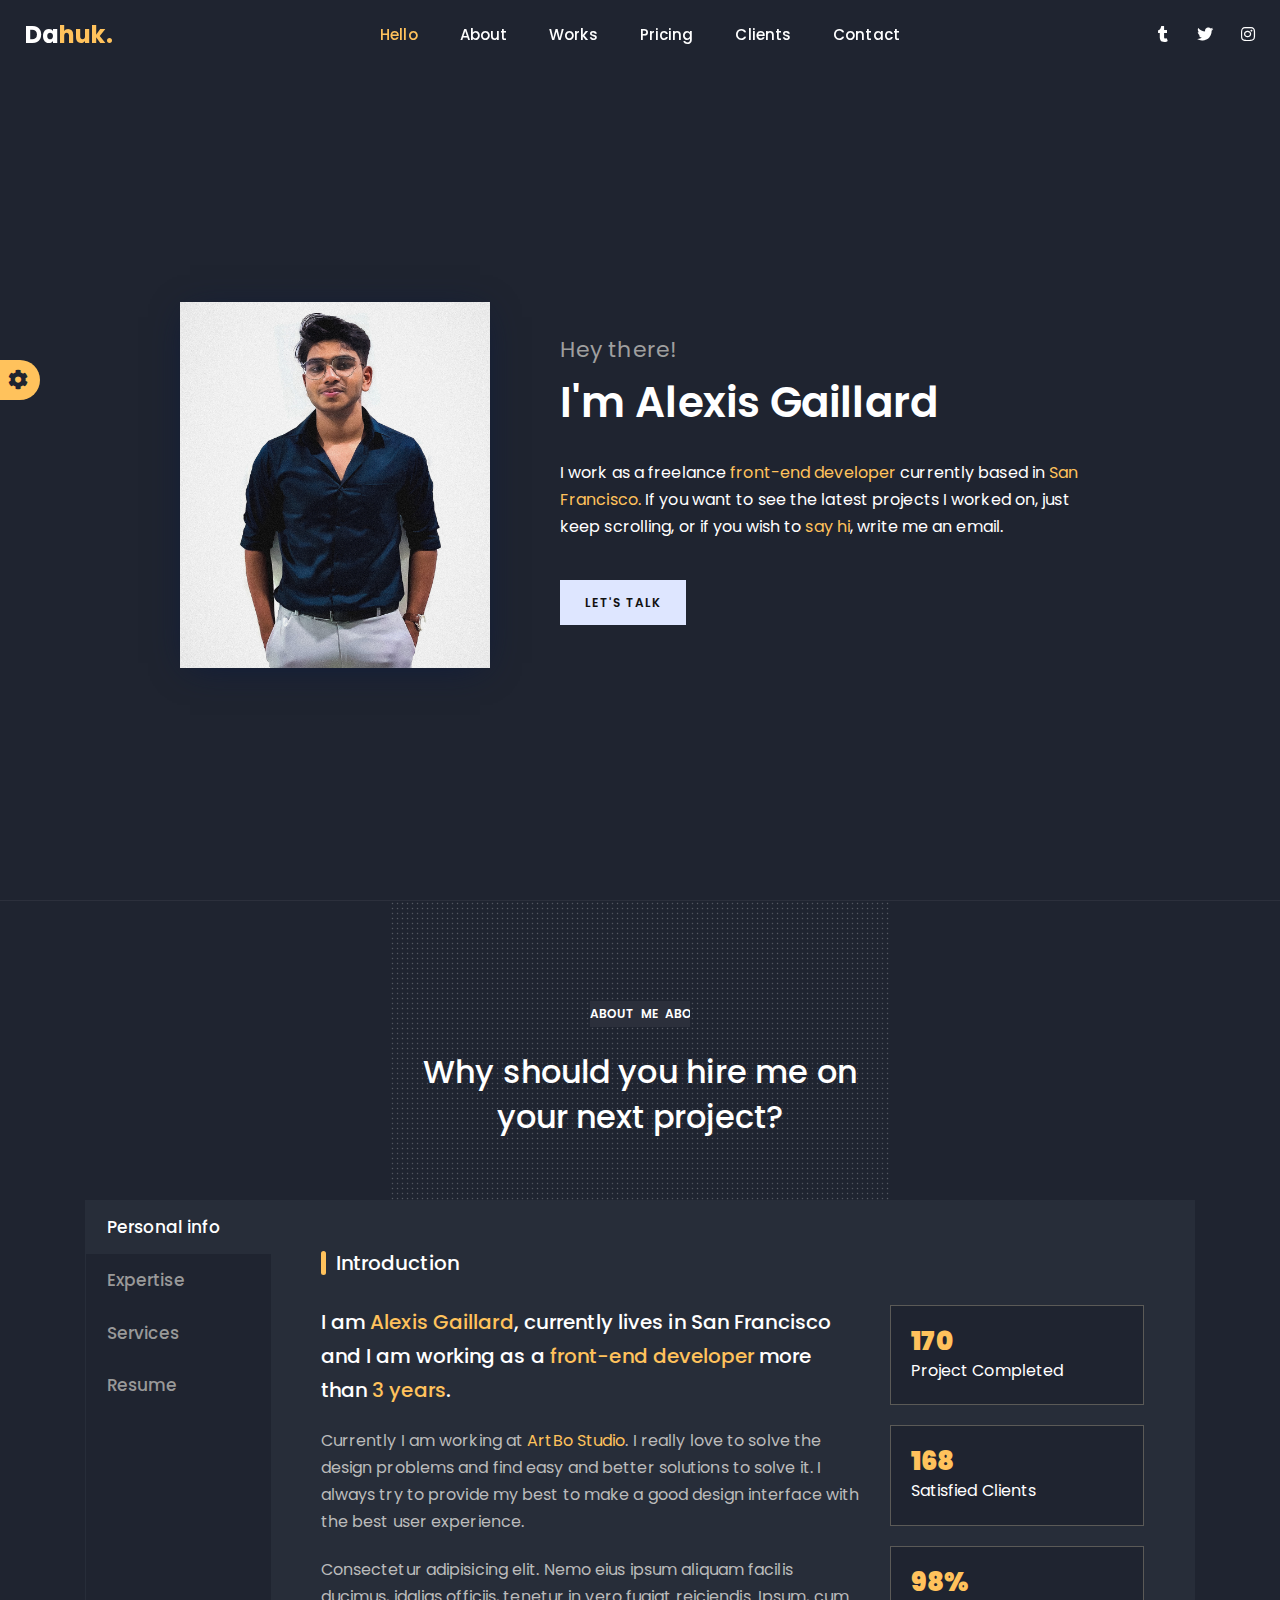
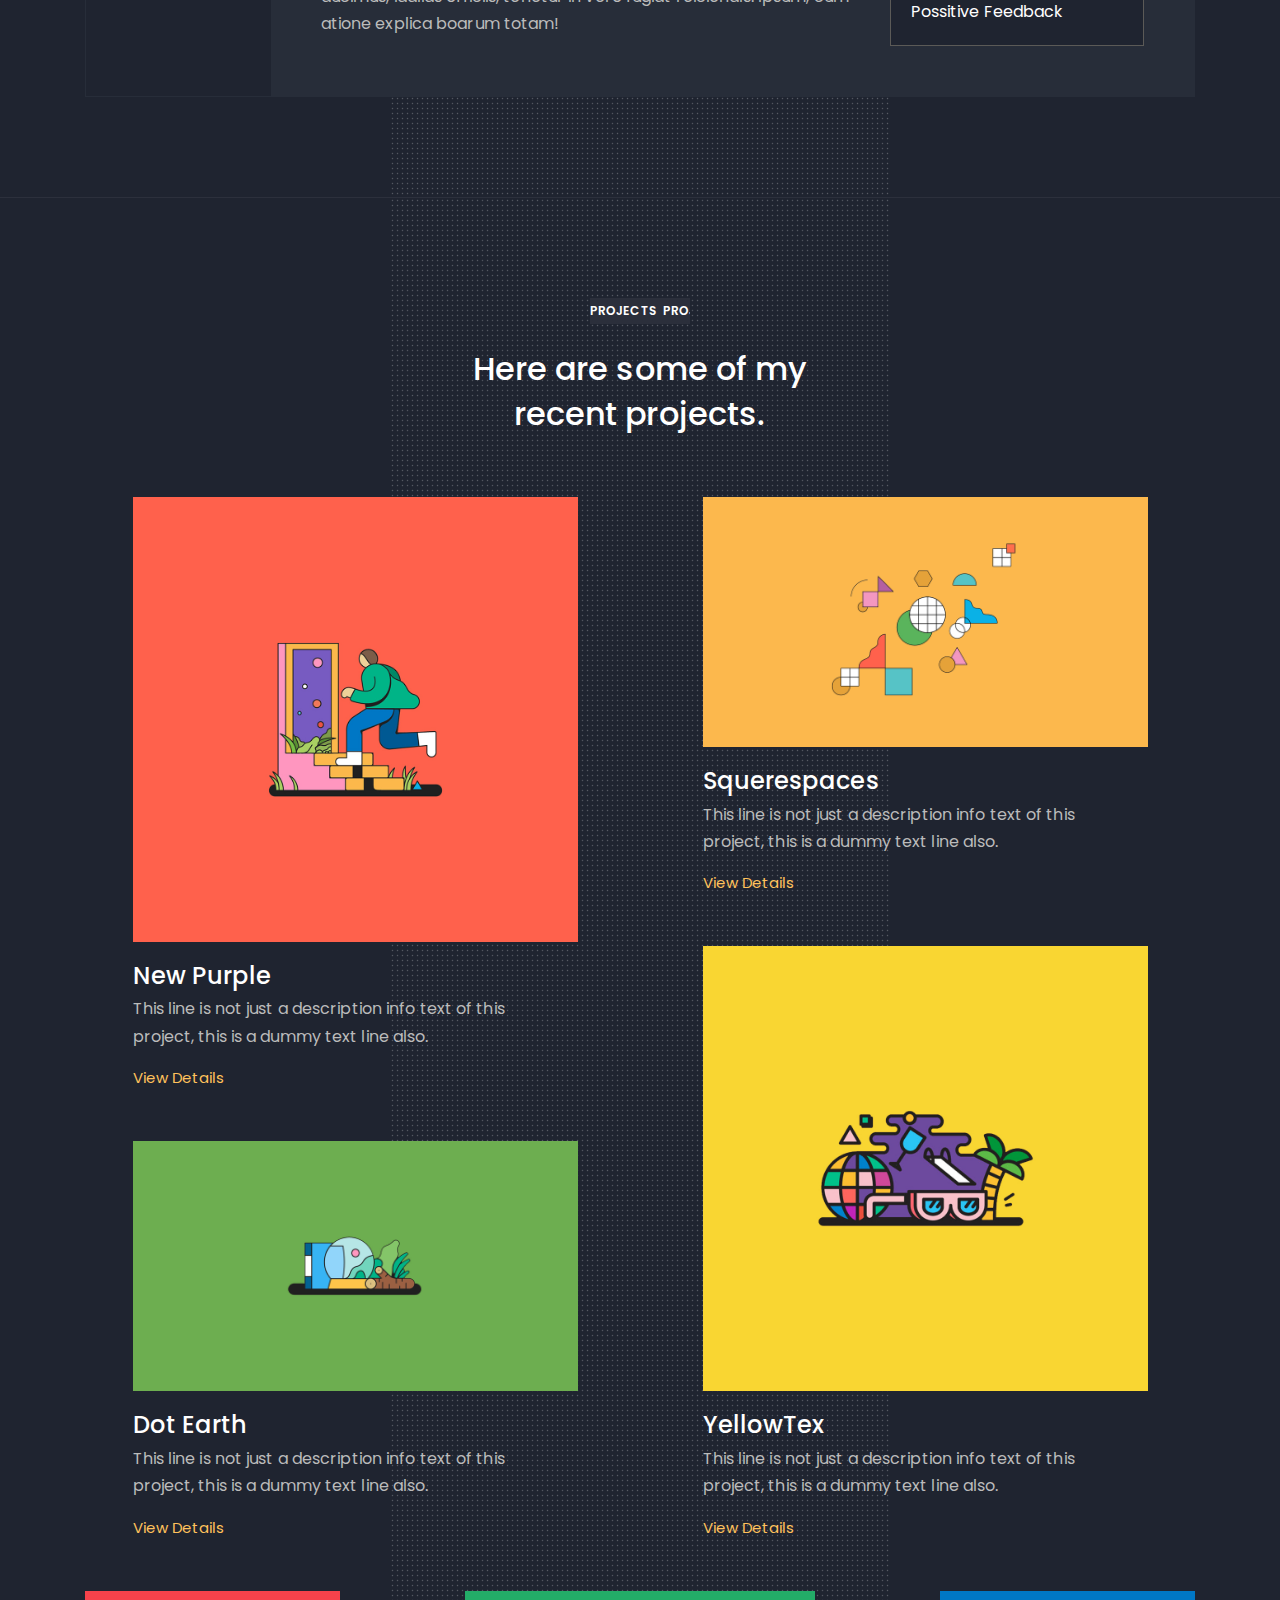
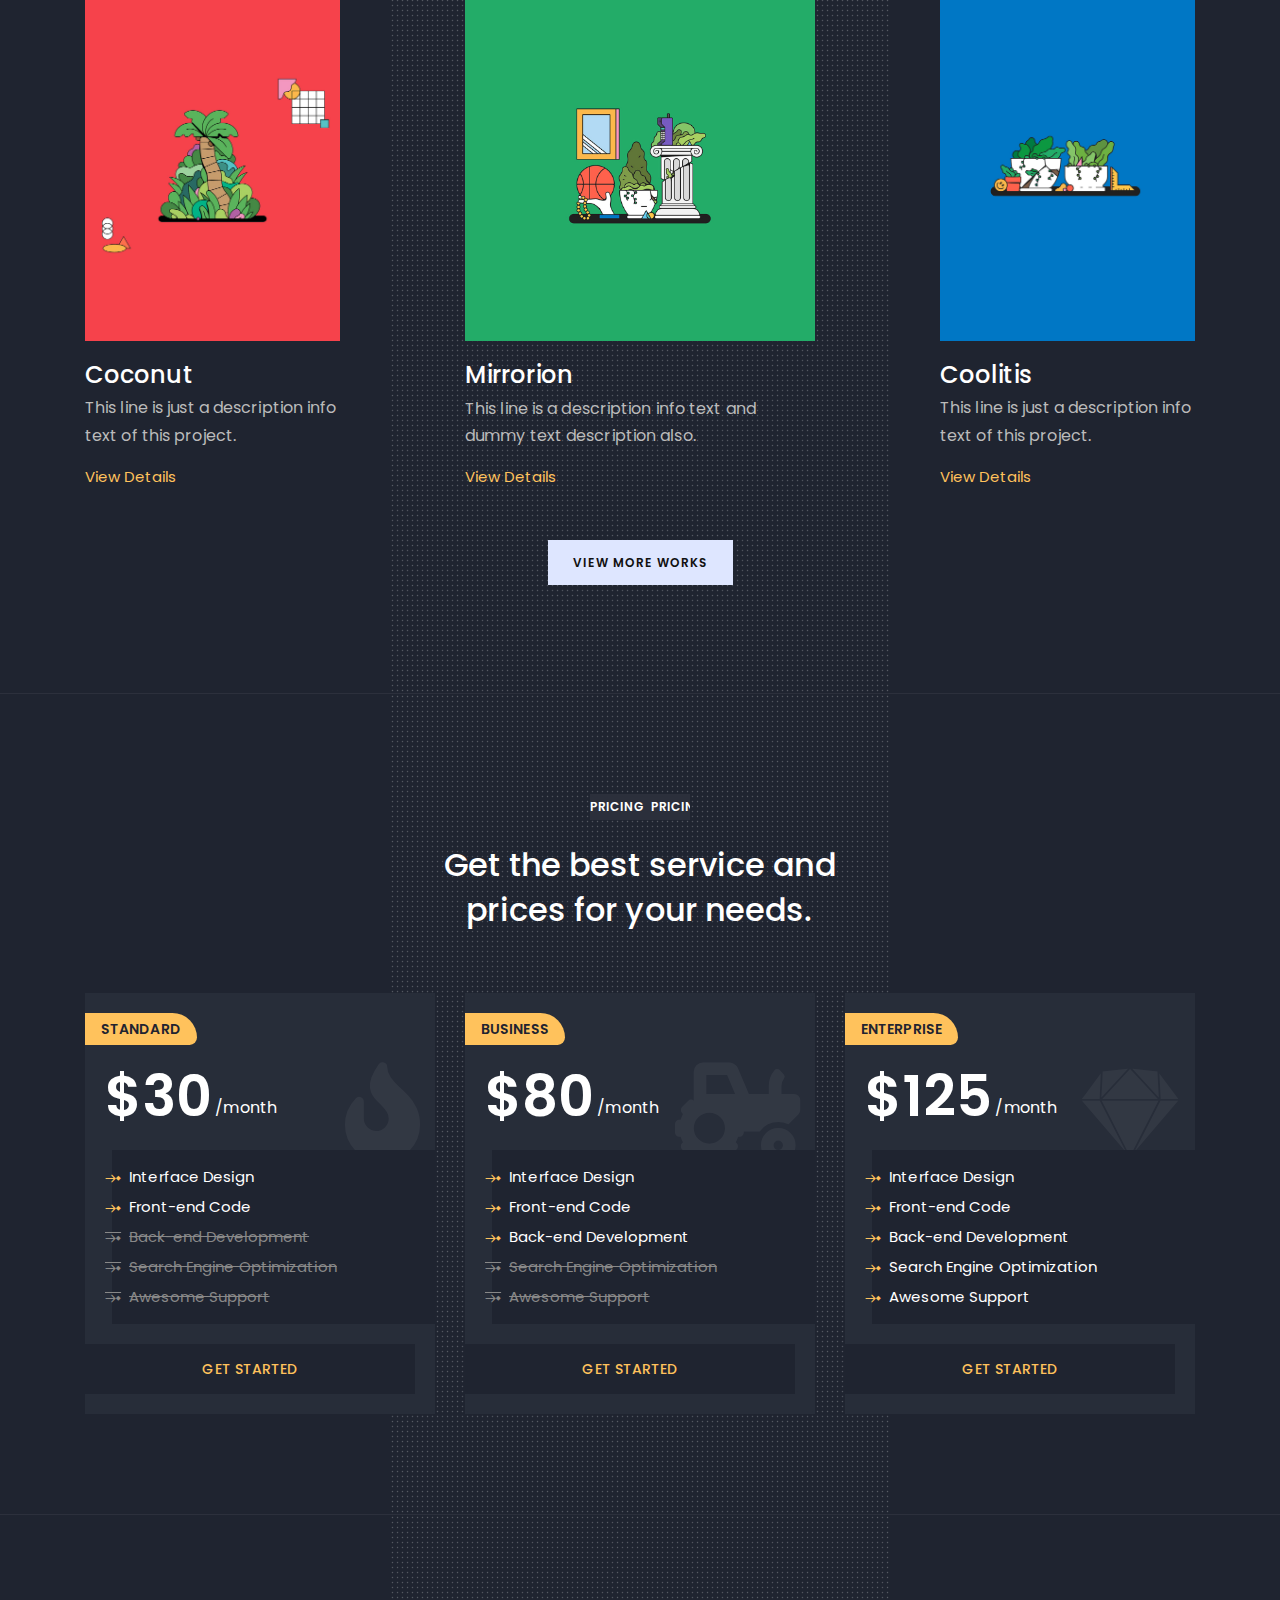
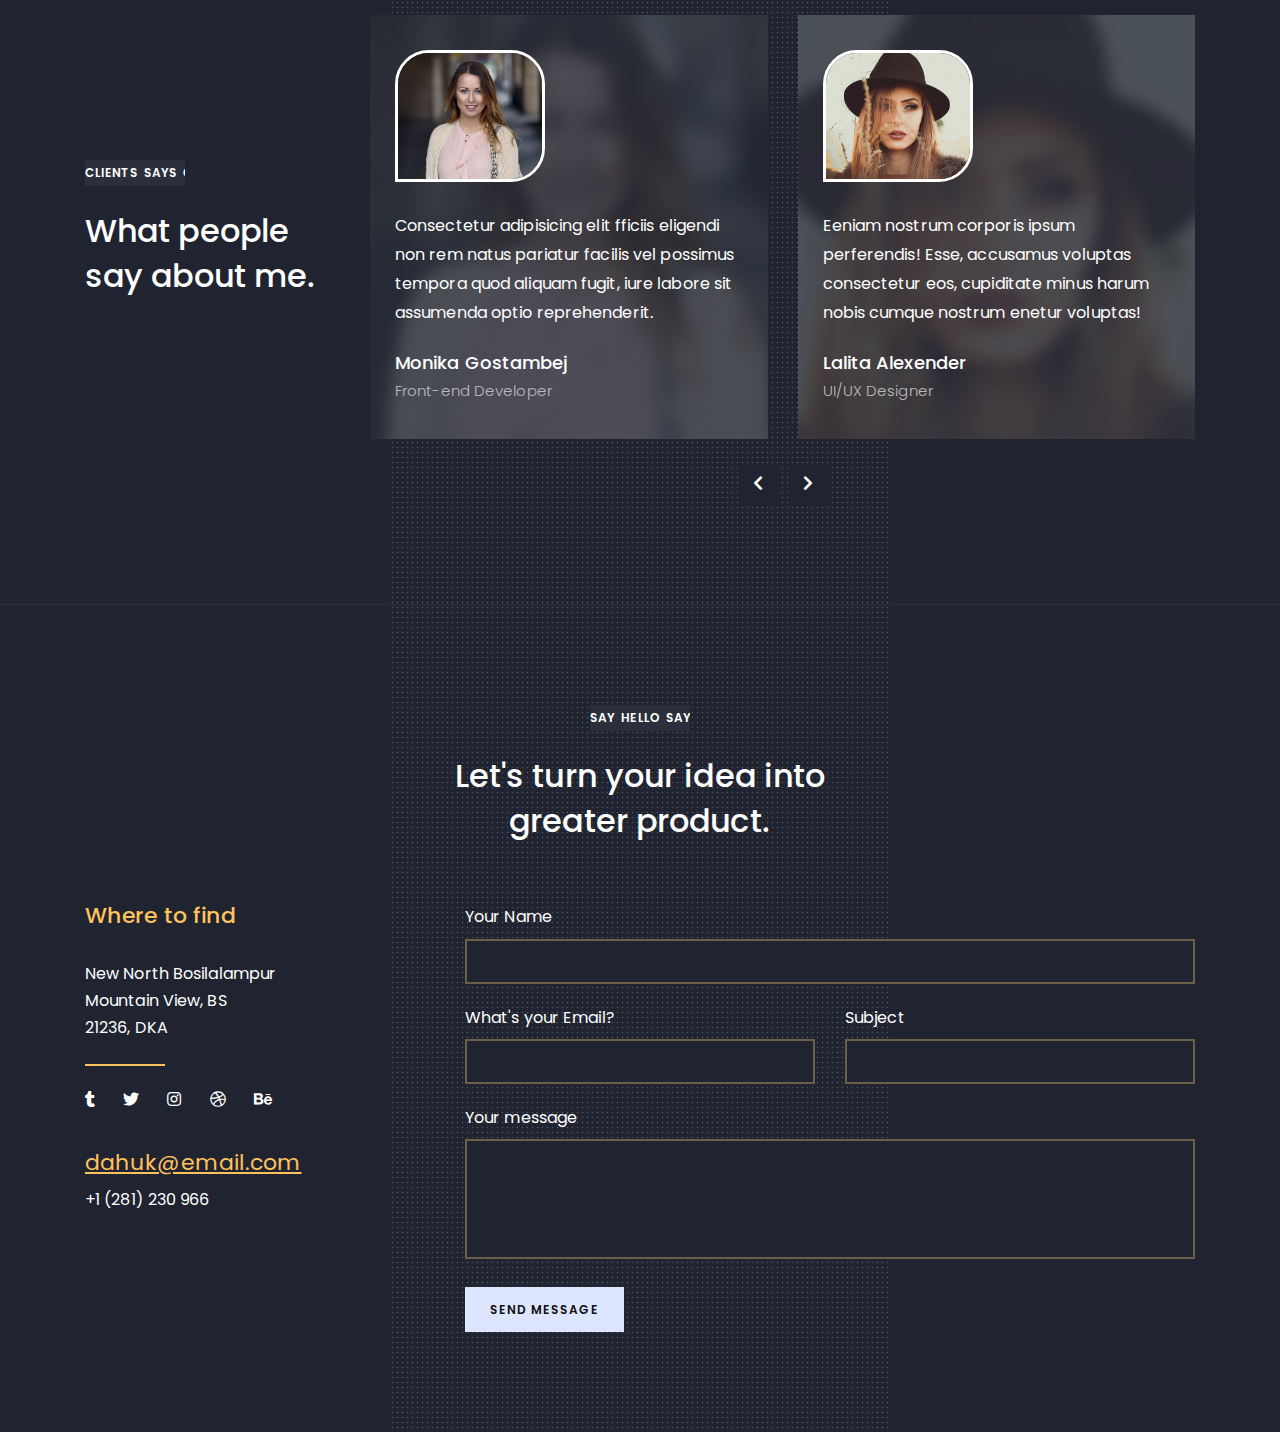
<file: index-4.html>
<!DOCTYPE html>
<html lang="en">
<head>
    <meta charset="utf-8">
    <meta name="description" content="Portfolio Template">
    <meta name="keywords" content="Portfolio, Personal, Creative, Html Template, Portfolio Template">
    <meta name="author" content="ixTheme">
    <meta http-equiv="x-ua-compatible" content="ie=edge">
    <meta name="viewport" content="width=device-width, initial-scale=1">

    <!-- Title -->
    <title>Dahuk - Portfolio Template</title>
    <!-- Favicon -->
    <link href="img/favicon.svg" type="image/svg" rel="icon">

    <!-- All CSS Files -->
    <link href="css/plugins.css" rel="stylesheet" type="text/css">
    <link href="css/main.css" rel="stylesheet" type="text/css">
    <link href="css/responsive.css" rel="stylesheet" type="text/css">
    <!-- demo-css -->
    <link href="demo/demo.css" rel="stylesheet" type="text/css">
</head>
<body data-spy="scroll" data-target="#menu-links">

    <div class="loading-wrapper">
        <div class="loading-inner">
            <div class="span">
                <div class="coffee_cup"></div>
                loading
            </div>
        </div>
        <!-- .landing-inner -->
    </div>
    <!-- .loading-wrapper -->

    <div class="landing-cover bg-video" data-jarallax data-speed="0.2" data-jarallax-video="https://vimeo.com/256666002"></div>
    <!-- .landing-cover(vimeo video) -->

    <div id="hello" class="landing-wrapper">
        <header>
            <div class="scroll-indicator"></div>
            <!-- .scroll-indicator -->
            
            <div class="container-huk">
                <div class="row">
                    <div class="col-md-3 col-6">
                        <a href="index.html" class="logo">Da<span>huk.</span></a>
                        <!-- .logo -->
                    </div>
                    <div class="col-lg-6 col-md-9 col-6">
                        <div class="menu-toggle">
                            <span class="fas fa-bars"></span>
                        </div>
                        <!-- .menu-toggle -->
                        <div id="menu-links" class="nav menu-links">
                            <a class="nav-item nav-link active" href="index-4.html#hello"><span>He</span><span>llo</span></a>
                            <a class="nav-item nav-link" href="index-4.html#about"><span>Abo</span><span>ut</span></a>
                            <a class="nav-item nav-link" href="index-4.html#works"><span>Wo</span><span>rks</span></a>
                            <a class="nav-item nav-link" href="index-4.html#pricing"><span>Pri</span><span>cing</span></a>
                            <a class="nav-item nav-link" href="index-4.html#clients"><span>Cli</span><span>ents</span></a>
                            <a class="nav-item nav-link" href="index-4.html#contact"><span>Cont</span><span>act</span></a>

                            <div class="d-md-none d-sm-block mt-30">
                                <div class="social-links">
                                    <a href="index-4.html#0"><i class="fab fa-tumblr"></i></a>
                                    <a href="index-4.html#0"><i class="fab fa-twitter"></i></a>
                                    <a href="index-4.html#0"><i class="fab fa-instagram"></i></a>
                                </div>
                                <!-- .social-links -->
                            </div>
                        </div>
                        <!-- .menu-links -->
                    </div>
                    <div class="col-md-3 d-none d-lg-block">
                        <div class="text-right">
                            <div class="social-links">
                                <a href="index-4.html#0"><i class="fab fa-tumblr"></i></a>
                                <a href="index-4.html#0"><i class="fab fa-twitter"></i></a>
                                <a href="index-4.html#0"><i class="fab fa-instagram"></i></a>
                            </div>
                            <!-- .social-links -->
                        </div>
                    </div>
                </div>
            </div>
        </header>
        <!-- header -->

        <div class="landing-content">
            <div class="container">
                <div class="row align-items-center justify-content-center">
                    <div class="col-lg-4 col-md-5 col-6">
                        <div class="intro-img">
                            <img class="img-fluid" src="img/author00.jpg" alt="">
                        </div>
                        <!-- .intro-img -->
                    </div>
                    <div class="col-lg-6 col-md-7 col-12">
                        <div class="intro">
                            <h3>Hey there!</h3>
                            <h1>I'm Alexis Gaillard</h1>
                            <p>I work as a freelance <mark>front-end developer</mark> currently based in <mark>San Francisco.</mark> If you want to see the latest projects I worked on, just keep scrolling, or if you wish to <mark>say hi</mark>, write me an email.</p>
                            <div class="mt-40">
                                <a href="index-4.html#contact" class="button scrollTo">Let's Talk</a>
                            </div>
                        </div>
                        <!-- .intro -->
                    </div>
                </div>
            </div>
        </div>
        <!-- .landing-content -->
    </div>
    <!-- .landing-wrapper -->

    <section id="about" class="wrapper about-wrapper">
        <div class="container">
            <div class="row justify-content-center">
                <div class="col-xl-5 col-md-6">
                    <div class="section-header text-center">
                        <p class="rotate-text">About Me About Me</p>
                        <h2>Why should you hire me on your next project?</h2>
                    </div>
                    <!-- .section-header -->
                </div>
            </div>
            <div class="row no-gutters border">
                <div class="col-xl-2">
                <div class="about-nav nav flex-column nav-pills" id="v-pills-tab">
                    <a class="nav-link active" id="v-pills-intro-tab" data-toggle="pill" href="index-4.html#v-pills-intro" aria-selected="true">Personal info</a>
                    <a class="nav-link" id="v-pills-expertise-tab" data-toggle="pill" href="index-4.html#v-pills-expertise" aria-selected="false">Expertise</a>
                    <a class="nav-link" id="v-pills-services-tab" data-toggle="pill" href="index-4.html#v-pills-services" aria-selected="false">Services</a>
                    <a class="nav-link" id="v-pills-resume-tab" data-toggle="pill" href="index-4.html#v-pills-resume" aria-selected="false">Resume</a>
                </div>
                </div>
                <div class="col-xl-10">
                    <div class="tab-content" id="v-pills-tabContent">
                        <div class="tab-pane fade show active" id="v-pills-intro">
                            <div class="about-tab personal-info-tab">
                                <div class="row">
                                    <div class="col-12">
                                        <h5 class="tab-title">Introduction</h5>
                                    </div>
                                </div>
                                <div class="row">
                                    <div class="col-lg-8">
                                        <p class="short-bio">I am <mark>Alexis Gaillard</mark>, currently lives in San Francisco and I am working as a <mark>front-end developer</mark> more than <mark>3 years</mark>.</p>
                                        <!-- .short-bio -->
                                        <p class="mt-20">Currently I am working at <mark>ArtBo Studio</mark>. I really love to solve the design problems and find easy and better solutions to solve it. I always try to provide my best to make a good design interface with the best user experience.</p>
                                        <p class="mt-20">Consectetur adipisicing elit. Nemo eius ipsum aliquam facilis ducimus, idalias officiis, tenetur in vero fugiat reiciendis. Ipsum, cum atione explica boarum totam!</p>
                                    </div>
                                    <div class="col-lg-4">
                                        <div class="counter-item">
                                            <h2>170</h2>
                                            <span>Project Completed</span>
                                        </div>
                                        <!-- .counter-item -->
                                        <div class="counter-item">
                                            <h2>168</h2>
                                            <span>Satisfied Clients</span>
                                        </div>
                                        <!-- .counter-item -->
                                        <div class="counter-item">
                                            <h2>98%</h2>
                                            <span>Possitive Feedback</span>
                                        </div>
                                        <!-- .counter-item -->
                                    </div>
                                </div>
                            </div>
                            <!-- .personal-info-tab -->
                        </div>
                        <div class="tab-pane fade" id="v-pills-expertise">
                            <div class="about-tab expertise-tab">
                                <div class="row">
                                    <div class="col-lg-7 col-md-12">
                                        <div class="expertise-skillbar-item" data-percent="87">
                                            <p class="expertise-text">User Interface Design</p>
                                            <div class="slide">
                                                <div class="slide-inner"></div>
                                            </div>
                                        </div>
                                        <!-- .expertise-skillbar-item -->
                                        <div class="expertise-skillbar-item" data-percent="73">
                                            <p class="expertise-text">Front-end Code</p>
                                            <div class="slide">
                                                <div class="slide-inner"></div>
                                            </div>
                                        </div>
                                        <!-- .expertise-skillbar-item -->
                                        <div class="expertise-skillbar-item" data-percent="85">
                                            <p class="expertise-text">User Experience Design</p>
                                            <div class="slide">
                                                <div class="slide-inner"></div>
                                            </div>
                                        </div>
                                        <!-- .expertise-skillbar-item -->
                                        <div class="expertise-skillbar-item" data-percent="77">
                                            <p class="expertise-text">Project Management</p>
                                            <div class="slide">
                                                <div class="slide-inner"></div>
                                            </div>
                                        </div>
                                        <!-- .expertise-skillbar-item -->
                                        <div class="expertise-skillbar-item" data-percent="69">
                                            <p class="expertise-text">Data Analysis</p>
                                            <div class="slide">
                                                <div class="slide-inner"></div>
                                            </div>
                                        </div>
                                        <!-- .expertise-skillbar-item -->
                                        <div class="expertise-skillbar-item" data-percent="62">
                                            <p class="expertise-text">Wordpress Customize</p>
                                            <div class="slide">
                                                <div class="slide-inner"></div>
                                            </div>
                                        </div>
                                        <!-- .expertise-skillbar-item -->
                                    </div>
                                    <div class="col-lg-5 col-md-12">
                                        <div class="row">
                                            <div class="col-lg-6 col-md-3 col-sm-6">
                                                <div class="expertise-progress-item">
                                                    <div class="expertise-progress" data-progress="89">
                                                        <span class="progLeft"><span class="progBar"></span></span>
                                                        <span class="progRight"><span class="progBar"></span></span>
                                                        <div class="progValue">89%</div>
                                                    </div>
                                                    <!-- .expertise-progress -->
                                                    <p class="expertise-text">HTML5</p>
                                                </div>
                                                <!-- .expertise-progress-item -->
                                            </div>
                                            <div class="col-lg-6 col-md-3 col-sm-6">
                                                <div class="expertise-progress-item">
                                                    <div class="expertise-progress" data-progress="93">
                                                        <span class="progLeft"><span class="progBar"></span></span>
                                                        <span class="progRight"><span class="progBar"></span></span>
                                                        <div class="progValue">93%</div>
                                                    </div>
                                                    <!-- .expertise-progress -->
                                                    <p class="expertise-text">CSS3</p>
                                                </div>
                                                <!-- .expertise-progress-item -->
                                            </div>
                                            <div class="col-lg-6 col-md-3 col-sm-6">
                                                <div class="expertise-progress-item">
                                                    <div class="expertise-progress" data-progress="87">
                                                        <span class="progLeft"><span class="progBar"></span></span>
                                                        <span class="progRight"><span class="progBar"></span></span>
                                                        <div class="progValue">87%</div>
                                                    </div>
                                                    <!-- .expertise-progress -->
                                                    <p class="expertise-text">jQuery</p>
                                                </div>
                                                <!-- .expertise-progress-item -->
                                            </div>
                                            <div class="col-lg-6 col-md-3 col-sm-6">
                                                <div class="expertise-progress-item">
                                                    <div class="expertise-progress" data-progress="73">
                                                        <span class="progLeft"><span class="progBar"></span></span>
                                                        <span class="progRight"><span class="progBar"></span></span>
                                                        <div class="progValue">73%</div>
                                                    </div>
                                                    <!-- .expertise-progress -->
                                                    <p class="expertise-text">JavaScript</p>
                                                </div>
                                                <!-- .expertise-progress-item -->
                                            </div>
                                        </div>
                                    </div>
                                </div>
                            </div>
                            <!-- .expertise-tab -->
                        </div>
                        <div class="tab-pane fade" id="v-pills-services">
                            <div class="about-tab service-tab">
                                <div class="row">
                                    <div class="col-lg-4 col-md-6">
                                        <div class="service-item">
                                            <div class="service-icon">
                                                <i class="fas fa-chalkboard"></i>
                                            </div>
                                            <!-- .service-icon -->
                                            <h5>Interface Design</h5>
                                            <p>Dolores fuga saepe sunt cumque perferendis repudian dae et eius ab culpa ratione.</p>
                                        </div>
                                        <!-- .service-item -->
                                    </div>
                                    <div class="col-lg-4 col-md-6">
                                        <div class="service-item">
                                            <div class="service-icon">
                                                <i class="fas fa-layer-group"></i>
                                            </div>
                                            <!-- .service-icon -->
                                            <h5>Branding Design</h5>
                                            <p>Dolores fuga saepe sunt cumque perferendis repudian dae et eius ab culpa ratione.</p>
                                        </div>
                                        <!-- .service-item -->
                                    </div>
                                    <div class="col-lg-4 col-md-6">
                                        <div class="service-item">
                                            <div class="service-icon">
                                                <i class="fas fa-snowflake"></i>
                                            </div>
                                            <!-- .service-icon -->
                                            <h5>Visual Design</h5>
                                            <p>Dolores fuga saepe sunt cumque perferendis repudian dae et eius ab culpa ratione.</p>
                                        </div>
                                        <!-- .service-item -->
                                    </div>
                                    <div class="col-lg-4 col-md-6">
                                        <div class="service-item">
                                            <div class="service-icon">
                                                <i class="fas fa-flask"></i>
                                            </div>
                                            <!-- .service-icon -->
                                            <h5>Analysis</h5>
                                            <p>Dolores fuga saepe sunt cumque perferendis repudian dae et eius ab culpa ratione.</p>
                                        </div>
                                        <!-- .service-item -->
                                    </div>
                                    <div class="col-lg-4 col-md-6">
                                        <div class="service-item">
                                            <div class="service-icon">
                                                <i class="fas fa-pencil-ruler"></i>
                                            </div>
                                            <!-- .service-icon -->
                                            <h5>Strategy</h5>
                                            <p>Dolores fuga saepe sunt cumque perferendis repudian dae et eius ab culpa ratione.</p>
                                        </div>
                                        <!-- .service-item -->
                                    </div>
                                    <div class="col-lg-4 col-md-6">
                                        <div class="service-item">
                                            <div class="service-icon">
                                                <i class="fas fa-paint-roller"></i>
                                            </div>
                                            <!-- .service-icon -->
                                            <h5>Print Design</h5>
                                            <p>Dolores fuga saepe sunt cumque perferendis repudian dae et eius ab culpa ratione.</p>
                                        </div>
                                        <!-- .service-item -->
                                    </div>
                                </div>
                            </div>
                            <!-- .service-tab -->
                        </div>
                        <div class="tab-pane fade" id="v-pills-resume">
                            <div class="about-tab resume-tab">
                                <div class="row">
                                    <div class="col-12">
                                        <h5 class="tab-title mb-0">Experience</h5>
                                    </div>
                                    <div class="col-md-6">
                                        <div class="experience-item">
                                            <div class="exp-duration">
                                                <span class="box">Jan 2020</span>
                                                <p><span class="fas fa-level-down-alt"></span></p>
                                                <span class="box">Now</span>
                                            </div>
                                            <div class="exp-info">
                                                <h5>Senior Front-end developer <p>at <mark>ArtBo Studio</mark></p></h5>
                                            </div>
                                        </div>
                                        <!-- .experience-item -->
                                    </div>
                                    <div class="col-md-6">
                                        <div class="experience-item">
                                            <div class="exp-duration">
                                                <span class="box">May 2018</span>
                                                <p><span class="fas fa-level-down-alt"></span></p>
                                                <span class="box">Dec 2019</span>
                                            </div>
                                            <div class="exp-info">
                                                <h5>Junior Front-end developer <p>at <mark>Google Pro.</mark></p></h5>
                                            </div>
                                        </div>
                                        <!-- .experience-item -->
                                    </div>
                                    <div class="col-md-6">
                                        <div class="experience-item">
                                            <div class="exp-duration">
                                                <span class="box">Jan 2017</span>
                                                <p><span class="fas fa-level-down-alt"></span></p>
                                                <span class="box">April 2018</span>
                                            </div>
                                            <div class="exp-info">
                                                <h5>Web UI designer <p>at <mark>Microsoft Inc.</mark></p></h5>
                                            </div>
                                        </div>
                                        <!-- .experience-item -->
                                    </div>
                                    <div class="col-md-6">
                                        <div class="experience-item">
                                            <div class="exp-duration">
                                                <span class="box">Feb 2016</span>
                                                <p><span class="fas fa-level-down-alt"></span></p>
                                                <span class="box">Dec 2016</span>
                                            </div>
                                            <div class="exp-info">
                                                <h5>Front-end developer <p>at <mark>Walkar Studio</mark></p></h5>
                                            </div>
                                        </div>
                                        <!-- .experience-item -->
                                    </div>
                                </div>
                                <!-- end Experience -->
                                <div class="row">
                                    <div class="col-12">
                                        <h5 class="tab-title mt-50 mb-0">Education</h5>
                                    </div>
                                </div>
                                <div class="row">
                                    <div class="col-md-12">
                                        <div class="owl-carousel education-carousel">
                                            <div class="education-item">
                                                <span class="year">2018</span>
                                                <div class="pl-45">
                                                    <h5>Front-end Developer</h5>
                                                    <p>DIT University</p>
                                                </div>
                                                <p class="edu-info">I got my Front-end Design degree at DIT University. I create web interfaces that people love and makes their lives easier.</p>
                                            </div>
                                            <!-- .education-item -->
                                            <div class="education-item">
                                                <span class="year">2017</span>
                                                <div class="pl-45">
                                                    <h5>JavaScript Degree</h5>
                                                    <p>NPI University</p>
                                                </div>
                                                <p class="edu-info">I got my Front-end Design degree at NPI University. I create web interfaces that people love and makes their lives easier.</p>
                                            </div>
                                            <!-- .education-item -->
                                            <div class="education-item">
                                                <span class="year">2016</span>
                                                <div class="pl-45">
                                                    <h5>Software Engineer</h5>
                                                    <p>PLI University</p>
                                                </div>
                                                <p class="edu-info">I got my Front-end Design degree at PLI University. I create web interfaces that people love and makes their lives easier.</p>
                                            </div>
                                            <!-- .education-item -->
                                            <div class="education-item">
                                                <span class="year">2014</span>
                                                <div class="pl-45">
                                                    <h5>Diploma in Front-end</h5>
                                                    <p>NSI University</p>
                                                </div>
                                                <p class="edu-info">I got my Front-end Design degree at NSI University. I create web interfaces that people love and makes their lives easier.</p>
                                            </div>
                                            <!-- .education-item -->
                                        </div>
                                        <!-- .education-carousel -->
                                    </div>
                                </div>
                                <!-- end Education -->
                            </div>
                            <!-- .experience-tab -->
                        </div>
                    </div>
                </div>
            </div>
        </div>
    </section>
    <!-- .about-wrapper -->

    <section id="works" class="wrapper works-wrapper">
        <div class="container">
            <div class="row justify-content-center">
                <div class="col-xl-4 col-lg-5 col-md-7">
                    <div class="section-header text-center">
                        <p class="rotate-text">Projects Projects </p>
                        <h2>Here are some of my recent projects.</h2>
                    </div>
                    <!-- .section-header -->
                </div>
            </div>
        </div>
        <div class="container-huk work-preview-wrap">
            <div class="container">
                <div class="row justify-content-around">
                    <div class="col-md-5">
                        <div class="work-item">
                            <div class="work-img">
                                <a class="zoom-image" href="img/works/work-shot-01.jpg">
                                    <img class="img-fluid" src="img/works/work-shot-01.jpg" alt="">
                                </a>
                            </div>
                            <!-- .work-img -->
                            <div class="work-info">
                                <h4>New Purple</h4>
                                <p>This line is not just a description info text of this project, this is a dummy text line also.</p>
                                <a href="index-4.html#0">view details</a>
                                <!-- .work-link -->
                            </div>
                            <!-- .work-info -->
                        </div>
                        <!-- .work-item -->

                        <div class="work-item">
                            <div class="work-img">
                                <a class="zoom-image" href="img/works/work-shot-02.jpg">
                                    <img class="img-fluid" src="img/works/work-shot-02.jpg" alt="">
                                </a>
                            </div>
                            <!-- .work-img -->
                            <div class="work-info">
                                <h4>Dot Earth</h4>
                                <p>This line is not just a description info text of this project, this is a dummy text line also.</p>
                                <a href="index-4.html#0">view details</a>
                                <!-- .work-link -->
                            </div>
                            <!-- .work-info -->
                        </div>
                        <!-- .work-item -->
                    </div>
                    <div class="col-md-5">
                        <div class="work-item">
                            <div class="work-img">
                                <a class="zoom-image" href="img/works/work-shot-04.jpg">
                                    <img class="img-fluid" src="img/works/work-shot-04.jpg" alt="">
                                </a>
                            </div>
                            <!-- .work-img -->
                            <div class="work-info">
                                <h4>Squerespaces</h4>
                                <p>This line is not just a description info text of this project, this is a dummy text line also.</p>
                                <a href="index-4.html#0">view details</a>
                                <!-- .work-link -->
                            </div>
                            <!-- .work-info -->
                        </div>
                        <!-- .work-item -->

                        <div class="work-item">
                            <div class="work-img">
                                <a class="zoom-image" href="img/works/work-shot-03.jpg">
                                    <img class="img-fluid" src="img/works/work-shot-03.jpg" alt="">
                                </a>
                            </div>
                            <!-- .work-img -->
                            <div class="work-info">
                                <h4>YellowTex</h4>
                                <p>This line is not just a description info text of this project, this is a dummy text line also.</p>
                                <a href="index-4.html#0">view details</a>
                                <!-- .work-link -->
                            </div>
                            <!-- .work-info -->
                        </div>
                        <!-- .work-item -->
                    </div>
                </div>
                <div class="row justify-content-lg-between justify-content-around">
                    <div class="col-lg-3 col-md-5">
                        <div class="work-item">
                            <div class="work-img">
                                <a class="zoom-image" href="img/works/work-shot-05.jpg">
                                    <img class="img-fluid" src="img/works/work-shot-05.jpg" alt="">
                                </a>
                            </div>
                            <!-- .work-img -->
                            <div class="work-info">
                                <h4>Coconut</h4>
                                <p>This line is just a description info text of this project.</p>
                                <a href="index-4.html#0">view details</a>
                                <!-- .work-link -->
                            </div>
                            <!-- .work-info -->
                        </div>
                        <!-- .work-item -->
                    </div>
                    <div class="col-lg-4 col-md-6">
                        <div class="work-item">
                            <div class="work-img">
                                <a class="zoom-image" href="img/works/work-shot-06.jpg">
                                    <img class="img-fluid" src="img/works/work-shot-06.jpg" alt="">
                                </a>
                            </div>
                            <!-- .work-img -->
                            <div class="work-info">
                                <h4>Mirrorion</h4>
                                <p>This line is a description info text and dummy text description also.</p>
                                <a href="index-4.html#0">view details</a>
                                <!-- .work-link -->
                            </div>
                            <!-- .work-info -->
                        </div>
                        <!-- .work-item -->
                    </div>
                    <div class="col-lg-3 col-md-5 order-lg-last order-first">
                        <div class="work-item">
                            <div class="work-img">
                                <a class="zoom-image" href="img/works/work-shot-07.jpg">
                                    <img class="img-fluid" src="img/works/work-shot-07.jpg" alt="">
                                </a>
                            </div>
                            <!-- .work-img -->
                            <div class="work-info">
                                <h4>Coolitis</h4>
                                <p>This line is just a description info text of this project.</p>
                                <a href="index-4.html#0">view details</a>
                                <!-- .work-link -->
                            </div>
                            <!-- .work-info -->
                        </div>
                        <!-- .work-item -->
                    </div>
                </div>
                <div class="row text-center">
                    <div class="col-md-12">
                        <a href="index-4.html#0" class="button">View More Works</a>
                    </div>
                </div>
            </div>
        </div>
    </section>
    <!-- .works-wrapper -->

    <section id="pricing" class="wrapper pricing-wrapper">
        <div class="container">
            <div class="row align-items-center justify-content-center">
                <div class="col-lg-5 col-md-7">
                    <div class="section-header mb-30 text-center">
                        <p class="rotate-text">pricing pricing pricing </p>
                        <h2>Get the best service and prices for your needs.</h2>
                    </div>
                    <!-- .section-header -->
                </div>
            </div>
            <div class="row justify-content-center">
                <div class="col-lg-4 col-md-6">
                    <div class="pricing-item">
                        <i class="icon fas fa-fire"></i>
                        <p class="pricing-name">Standard</p>
                        <h3 class="price">$30<small>/month</small></h3>
                        <ul class="feature-list">
                            <li>Interface Design</li>
                            <li>Front-end Code</li>
                            <li class="del">Back-end Development</li>
                            <li class="del">Search Engine Optimization</li>
                            <li class="del">Awesome Support</li>
                        </ul>
                        <a href="index-4.html#0" class="pricing-button">Get Started</a>
                    </div>
                    <!-- .pricing-item -->
                </div>
                <div class="col-lg-4 col-md-6">
                    <div class="pricing-item">
                        <i class="icon fas fa-tractor"></i>
                        <p class="pricing-name">Business</p>
                        <h3 class="price">$80<small>/month</small></h3>
                        <ul class="feature-list">
                            <li>Interface Design</li>
                            <li>Front-end Code</li>
                            <li>Back-end Development</li>
                            <li class="del">Search Engine Optimization</li>
                            <li class="del">Awesome Support</li>
                        </ul>
                        <a href="index-4.html#0" class="pricing-button">Get Started</a>
                    </div>
                    <!-- .pricing-item -->
                </div>
                <div class="col-lg-4 col-md-6">
                    <div class="pricing-item">
                        <i class="icon fab fa-sketch"></i>
                        <p class="pricing-name">Enterprise</p>
                        <h3 class="price">$125<small>/month</small></h3>
                        <ul class="feature-list">
                            <li>Interface Design</li>
                            <li>Front-end Code</li>
                            <li>Back-end Development</li>
                            <li>Search Engine Optimization</li>
                            <li>Awesome Support</li>
                        </ul>
                        <a href="index-4.html#0" class="pricing-button">Get Started</a>
                    </div>
                    <!-- .pricing-item -->
                </div>
            </div>
        </div>
    </section>
    <!-- .pricing-wrapper -->

    <section id="clients" class="wrapper clients-wrapper">
        <div class="container">
            <div class="row align-items-center justify-content-center">
                <div class="col-lg-3 col-md-6">
                    <div class="section-header">
                        <p class="rotate-text">Clients Says Clients Says </p>
                        <h2>What people say about me.</h2>
                    </div>
                    <!-- .section-header -->
                </div>
                <div class="col-lg-9 col-md-12">
                    <div class="owl-carousel clients-carousel">
                        <div class="clients-carousel-item">
                            <div class="cilent-image">
                                <img class="img-fluid" src="img/clients/clients-01.jpg" alt="">
                            </div>
                            <!-- .cilent-image -->
                            <div class="clients-info">
                                <blockquote class="quote-message">Consectetur adipisicing elit fficiis eligendi non rem natus pariatur facilis vel possimus tempora quod aliquam fugit, iure labore sit assumenda optio reprehenderit.</blockquote>
                                <cite class="quote-person">Monika Gostambej <span>Front-end Developer</span></cite>
                            </div>
                            <!-- .clients-info -->
                        </div>
                        <!-- .clients-carousel-item -->
                        <div class="clients-carousel-item">
                            <div class="cilent-image">
                                <img class="img-fluid" src="img/clients/clients-02.jpg" alt="">
                            </div>
                            <!-- .cilent-image -->
                            <div class="clients-info">
                                <blockquote class="quote-message">Eeniam nostrum corporis ipsum perferendis! Esse, accusamus voluptas consectetur eos, cupiditate minus harum nobis cumque nostrum enetur voluptas!</blockquote>
                                <cite class="quote-person">Lalita Alexender <span>UI/UX Designer</span></cite>
                            </div>
                            <!-- .clients-info -->
                        </div>
                        <!-- .clients-carousel-item -->
                        <div class="clients-carousel-item">
                            <div class="cilent-image">
                                <img class="img-fluid" src="img/clients/clients-03.jpg" alt="">
                            </div>
                            <!-- .cilent-image -->
                            <div class="clients-info">
                                <blockquote class="quote-message">Aliquam suscipit quaerat debitis ullam laborum cupiditate quam consectetur dolorem quod alias earum libero sapiente eius pariatur similique quiea accusa!</blockquote>
                                <cite class="quote-person">Marquee Alexender <span>Front-end Developer</span></cite>
                            </div>
                            <!-- .clients-info -->
                        </div>
                        <!-- .clients-carousel-item -->
                    </div>
                </div>
            </div>
        </div>
    </section>
    <!-- .clients-wrapper -->

    <section id="contact" class="wrapper contact-wrapper">
        <div class="container">
            <div class="row justify-content-center">
                <div class="col-lg-5 col-md-7">
                    <div class="section-header text-center">
                        <p class="rotate-text">Say Hello Say Hello </p>
                        <h2>Let's turn your idea into greater product.</h2>
                    </div>
                    <!-- .section-header -->
                </div>
            </div>
            <div class="row">
                <div class="col-md-4">
                    <div class="contact-info">
                        <h4>Where to find</h4>
                        <address>
                            <p>New North Bosilalampur</p>
                            <p>Mountain View, BS</p>
                            <p>21236, DKA</p>
                        </address>
                        <!-- address -->
                        <div class="social-links">
                            <a href="index-4.html#0"><i class="fab fa-tumblr"></i></a>
                            <a href="index-4.html#0"><i class="fab fa-twitter"></i></a>
                            <a href="index-4.html#0"><i class="fab fa-instagram"></i></a>
                            <a href="index-4.html#0"><i class="fab fa-dribbble"></i></a>
                            <a href="index-4.html#0"><i class="fab fa-behance"></i></a>
                        </div>
                        <!-- .social-links -->
                        <div class="email-phone mt-30">
                            <a href="mailto:dahuk@email.com">dahuk@email.com</a>
                            <p>+1 (281) 230 966</p>
                        </div>
                        <!-- .email-phone -->
                    </div>
                    <!-- .contact-info -->
                </div>
                <div class="col-md-8">
                    <div class="form-wrapper">
                        <form action="index-4.html#0">
                            <div class="row">
                                <div class="col">
                                    <p class="form-message"></p>
                                </div>
                            </div>
                            <div class="row">
                                <div class="col-md-12">
                                    <div class="input-box">
                                        <label for="nameIn">Your Name</label>
                                        <input class="input-field required" type="text" id="nameIn">
                                    </div>
                                    <!-- .input-box -->
                                </div>
                                <div class="col-lg-6 col-md-12">
                                    <div class="input-box">
                                        <label for="emailIn">What's your Email?</label>
                                        <input class="input-field required" type="email" id="emailIn">
                                    </div>
                                    <!-- .input-box -->
                                </div>
                                <div class="col-lg-6 col-md-12">
                                    <div class="input-box">
                                        <label for="subjectIn">Subject</label>
                                        <input class="input-field required" type="text" id="subjectIn">
                                    </div>
                                    <!-- .input-box -->
                                </div>
                                <div class="col-md-12">
                                    <div class="input-box">
                                        <label for="messageIn">Your message</label>
                                        <textarea class="input-field required" id="messageIn"></textarea>
                                    </div>
                                    <!-- .input-box -->

                                    <button type="submit" class="button">Send Message</button>
                                </div>
                            </div>
                        </form>
                    </div>
                </div>
            </div>
        </div>
    </section>
    <!-- .contact-wrapper -->

    <a href="index-4.html#hello" class="go-top scrollTo"><i class="fas fa-chevron-up"></i></a>
    <!-- .go-top -->

    <!-- /setting-demo(demoOnly) -->
    <div class="setting-demo">
        <div class="demo-toggle">
            <i class="fas fa-cog fa-spin"></i>
        </div>
        <h4>Dahuk - Personal Portfolio Template</h4>
        <h6 class="mt-15"><mark>Check More Demos</mark></h6>
        <div class="demo-wrap">
            <div class="demo-item" data-text="Shape Background">
                <a href="index.html">
                    <img src="demo/demo-1.jpg" alt="">
                </a>
            </div>
            <div class="demo-item" data-text="Image Background">
                <a href="index-2.html">
                    <img src="demo/demo-2.jpg" alt="">
                </a>
            </div>
            <div class="demo-item" data-text="YouTube Background">
                <a href="index-3.html">
                    <img src="demo/demo-3.jpg" alt="">
                </a>
            </div>
            <div class="demo-item" data-text="Vimeo Background">
                <a href="index-4.html">
                    <img src="demo/demo-4.jpg" alt="">
                </a>
            </div>
        </div>
    </div>
    <!-- /setting-demo(demoOnly) -->

    <!-- All JS Files -->
    <script src="js/jquery-3.4.1.min.js" type="text/javascript"></script>
    <script src="js/plugins.js" type="text/javascript"></script>
    <script src="js/main.js" type="text/javascript"></script>
    <!-- demo-js -->
    <script src="demo/demo.js" type="text/javascript"></script>
</body>
</html>
</file>
<file: css/main.css>
/*==============================================================================

 * Template Name: Dahuk - Portfolio Template
 * Template URI: 
 * Author: ixtheme - (https://themeforest.net/user/ixtheme)
 * Description: Portfolio Template
 * Version: 1.0
 * Copyright 2020 ixtheme

==============================================================================
    
    [Table of CSS contents]
    ===================
	
    01. google-font & DEFAULT css

    02. custom-container css
    	section-padding css
    	section-header css
    	parallax css
    	scroll-to-top css
    	scroll-indicator css
    	preloader css

    03. landing-wrapper style
	04. header-&-landing-content-wrapper style

    05. about-wrapper style
    06. service style
    07. expertise(skill bar) style
    08. expertise-progress(circle progress) style
    09. experience style
    10. education style

    11. works-wrapper style
    12. pricing-wrapper style
    13. clients-wrapper style
    14. contact-wrapper style

    15. END

==============================================================================*/

/*====  google-font & DEFAULT css  ====*/
@import url('https://fonts.googleapis.com/css?family=Poppins:400,500,600,700&display=swap');
body {
 	color: #fff;
 	font-size: 16px;
 	line-height: 1.7;
	letter-spacing: 0.1px;
 	background-color: #1F2430;
 	font-family: 'Poppins', sans-serif;
 	overflow: hidden;
}
body.loaded {
 	overflow: auto;
}
::-moz-selection {
	color: #fff;
	background-color: #000;
	text-shadow: none;
}
::selection {
	color: #fff;
	background-color: #000;
	text-shadow: none;
}
h1, h2, h3, h4, h5, h6, p {
	margin: 0;
	padding: 0;
}
button:focus {
	outline: 0;
}
a {
	text-decoration: none;
	display: inline-block;
	transition: 0.4s cubic-bezier(.7,0,.3,1);
	-webkit-transition: 0.4s cubic-bezier(.7,0,.3,1);
	-moz-transition: 0.4s cubic-bezier(.7,0,.3,1);
	-ms-transition: 0.4s cubic-bezier(.7,0,.3,1);
	-o-transition: 0.4s cubic-bezier(.7,0,.3,1);
}
a:hover, a:active, a:focus {
	text-decoration: none;
	outline: 0;
}
a:hover {
	color: initial;
}
ul {
	list-style: none;
	padding: 0;
	margin: 0;
}
li {
	padding: 0;
	margin: 0;
}
mark {
	color: #FFC25C;
	padding: 0;
	margin: 0;
	background-color: transparent;
}

/**** custom-container css ****/
.container-huk {
	margin: 0 auto;
	padding: 0 25px;
	max-width: 1365px;
	width: 100%;
}

/**** section-padding css ****/
.wrapper {
	padding: 100px 0;
	border-top: 1px solid #2c303c;
	position: relative;
	z-index: 1;
}
.wrapper::after {
	position: absolute;
	content: "";
	top: 0;
	left: calc(50% - 250px);
	height: 100%;
	width: 500px;
	background-image: url(../img/dot-light.png);
	background-size: 10px;
	opacity: .5;
	pointer-events: none;
	z-index: -1;
}

/**** section-header css ****/
.section-header {
	margin-bottom: 60px;
}
.section-header p {
	text-transform: uppercase;
	font-weight: 600;
	font-size: 12px;
	background-color: #2b2f3b;
	display: inline-block;
	margin-bottom: 15px;
	position: relative;
	width: 100px;
	height: 26px;
	line-height: 26px;
	overflow: hidden;
	word-spacing: 3px
}
.section-header h2 {
	line-height: 1.4;
}

/**** parallax css ****/
.landing-cover {
    position: relative;
    z-index: 0;
}
.landing-cover > .jarallax-img {
    position: absolute;
    object-fit: cover;
    font-family: 'object-fit: cover;';
    top: 0;
    left: 0;
    width: 100%;
    height: 100%;
    z-index: -1;
}
.landing-cover {
	top: 0;
	left: 0;
	height: 996px;
	width: 100%;
	opacity: .07;
	position: absolute;
	pointer-events: none;
	z-index: -1;
}
.bg-shape {
	opacity: .07;
}
.bg-image {
	opacity: .1;
}
.bg-video {
	opacity: .5;
}

/**** scroll-to-top css ****/
.go-top {
	position: fixed;
	bottom: 0;
	right: 50px;
	height: 50px;
	width: 50px;
	line-height: 50px;
	text-align: center;
	color: #1f2430;
	background-color: #ffc25c;
	border-radius: 50%;
	opacity: 0;
	visibility: hidden;
	transition: 0.4s cubic-bezier(.7,0,.3,1);
	-webkit-transition: 0.4s cubic-bezier(.7,0,.3,1);
	-moz-transition: 0.4s cubic-bezier(.7,0,.3,1);
	-ms-transition: 0.4s cubic-bezier(.7,0,.3,1);
	-o-transition: 0.4s cubic-bezier(.7,0,.3,1);
	z-index: 955;
}
.go-top.show {
	opacity: 1;
	visibility: visible;
	bottom: 50px;
}
.go-top:hover {
	color: #ffc25c;
	background-color: #2C313C;
}

/**** scroll-indicator css ****/
.scroll-indicator {
	position: fixed;
	top: 0;
	left: 0;
	height: 70px;
	background: #2c313c;
	z-index: 0;
}

/****  preloader css  ****/
.loading-wrapper {
	position: fixed;
	top: 0;
	left: 0;
	height: 100vh;
	width: 100vw;
	background-color: #272D39;
	z-index: 9999999;
	overflow: hidden;
	transition: 0.4s cubic-bezier(.7,0,.3,1);
	-webkit-transition: 0.4s cubic-bezier(.7,0,.3,1);
	-moz-transition: 0.4s cubic-bezier(.7,0,.3,1);
	-ms-transition: 0.4s cubic-bezier(.7,0,.3,1);
	-o-transition: 0.4s cubic-bezier(.7,0,.3,1);
}
.loaded .loading-wrapper {
	opacity: 0;
	visibility: hidden;
}
.loading-inner {
	position: absolute;
	top: 50%;
	text-transform: uppercase;
	left: 50%;
	font-size: 6px;
	line-height: 1;
	font-weight: 600;
	-webkit-transform: translate(-50%, -50%) scale(2);
	-moz-transform: translate(-50%, -50%) scale(2);
	-ms-transform: translate(-50%, -50%) scale(2);
	-o-transform: translate(-50%, -50%) scale(2);
	transform: translate(-50%, -50%) scale(2);
	transition: 0.4s cubic-bezier(.7,0,.3,1);
	-webkit-transition: 0.4s cubic-bezier(.7,0,.3,1);
	-moz-transition: 0.4s cubic-bezier(.7,0,.3,1);
	-ms-transition: 0.4s cubic-bezier(.7,0,.3,1);
	-o-transition: 0.4s cubic-bezier(.7,0,.3,1);
}
.loading-inner.scale {
	-webkit-transform: translate(-50%, -50%) scale(3);
	-moz-transform: translate(-50%, -50%) scale(3);
	-ms-transform: translate(-50%, -50%) scale(3);
	-o-transform: translate(-50%, -50%) scale(3);
	transform: translate(-50%, -50%) scale(3);
}
.coffee_cup {
	width: 20px;
	height: 24px;
	border: 1px rgba(255,255,255,1) solid;
	border-radius: 0px 0px 5px 5px;
	position: relative;
	margin: 0 auto;
	margin-bottom: 5px;
}
.coffee_cup:after, .coffee_cup:before{
    position: absolute;
    content: "";
}
.coffee_cup:after{
    width: 5px;
    height: 12px;
    border: 1px #fff solid;
    border-left: none;
    border-radius: 0px 20px 20px 0px;
    left: 19px;
}
.coffee_cup:before{
    width: 1px;
    height: 6px;
    background-color: rgba(255,255,255,1);
    top: -10px;
    left: 4px;
    box-shadow: 5px 0px 0px 0px rgba(255,255,255,1),
                5px -5px 0px 0px rgba(255,255,255,1),
                10px 0px 0px 0px rgba(255,255,255,1);
    -webkit-animation: steam 1s linear infinite alternate;
       -moz-animation: steam 1s linear infinite alternate;
            animation: steam 1s linear infinite alternate;
}
@-webkit-keyframes steam{
    0%{height: 0px;}
    100%{height: 6px;}
}
@-moz-keyframes steam{
    0%{height: 0px}
    100%{height: 6px;}
}
@keyframes steam{
    0%{height: 0px}
    100%{height: 6px;}
}

/*====  landing-wrapper  ====*/
.landing-wrapper {
	height: 100vh;
}

/*====  header-&-landing-content-wrapper  ====*/
header {
	height: 70px;
	line-height: 70px;
	position: fixed;
	width: 100%;
	top: 0;
	left: 0;
	z-index: 999;
}
header::after {
	position: absolute;
	content: "";
	height: 0;
	width: 100%;
	background-color: #313748;
	top: 0;
	left: 0;
	z-index: -1;
	transition: 0.4s cubic-bezier(.7,0,.3,1);
	-webkit-transition: 0.4s cubic-bezier(.7,0,.3,1);
	-moz-transition: 0.4s cubic-bezier(.7,0,.3,1);
	-ms-transition: 0.4s cubic-bezier(.7,0,.3,1);
	-o-transition: 0.4s cubic-bezier(.7,0,.3,1);
}
header.header-fixed::after {
	height: 100%;
}
.logo {
	font-size: 24px;
	font-weight: 700;
	color: #fff;
}
.logo:hover {
	color: #FFC25C;
}
.logo span {
	color: #FFC25C;
	transition: inherit;
	-webkit-transition: inherit;
	-moz-transition: inherit;
	-ms-transition: inherit;
	-o-transition: inherit;
}
.logo:hover span {
	color: #fff;
}
.menu-links {
	-ms-flex-pack: center;
	justify-content: center;
}
.menu-links .nav-link {
	padding: 0 21px;
	color: #fff;
	font-weight: 500;
	font-size: 15px;
	position: relative;
	z-index: 1;
}
.menu-links .nav-link:hover,
.menu-links .nav-link.active {
	color: #FFC25C;
}
.menu-links .nav-link span {
	display: inline-block;
	transition: inherit;
	-webkit-transition: inherit;
	-moz-transition: inherit;
	-ms-transition: inherit;
	-o-transition: inherit;
}
.menu-links .nav-link:hover span {
	transform: rotate(-10deg);
	-webkit-transform: rotate(-10deg);
	-moz-transform: rotate(-10deg);
	-ms-transform: rotate(-10deg);
	-o-transform: rotate(-10deg);
}
.menu-toggle {
	height: 40px;
	line-height: 40px;
	background-color: #ffc25c;
	width: 40px;
	text-align: center;
	cursor: pointer;
	margin-top: 15px;
	color: #1f2430;
	display: none;
	float: right;
}
.social-links a {
	padding: 0 12px;
	color: #fff;
}
header .social-links {
	margin-right: -12px;
}
.social-links a:hover {
	color: #FFC25C;
}
.landing-content {
	height: 100%;
	padding-top: 70px;
}
.landing-content .container,
.landing-content .row {
	height: 100%;
}
.intro-img {
	padding-right: 40px;
	position: relative;
	z-index: 1;
}
.intro-img img {
	box-shadow: 0 5px 35px -10px #0b1a3e;
}
.intro h3 {
	font-size: 22px;
	margin-bottom: 15px;
	color: #9f9f9f;
	font-weight: 400;
}
.intro h1 {
	font-size: 42px;
	font-weight: 600;
}
.intro p {
	margin-top: 30px;
}
.button {
	height: 45px;
	line-height: 45px;
	background-color: #dee6ff;
	color: #111;
	font-weight: 600;
	font-size: 12px;
	text-transform: uppercase;
	position: relative;
	padding: 0 25px;
	overflow: hidden;
	z-index: 1;
	letter-spacing: 1px;
	border: 0;
	outline: 0;
	transition: 0.6s cubic-bezier(.7,0,.3,1);
	-webkit-transition: 0.6s cubic-bezier(.7,0,.3,1);
	-moz-transition: 0.6s cubic-bezier(.7,0,.3,1);
	-ms-transition: 0.6s cubic-bezier(.7,0,.3,1);
	-o-transition: 0.6s cubic-bezier(.7,0,.3,1);
}
.button:hover {
	background-color: #2B303B;
	color: #fff;
}
.button::after,
.button::before {
	position: absolute;
	content: "";
	height: 50%;
	width: 100%;
	background-color: #1F2430;
	z-index: -1;
	transition: 0.4s cubic-bezier(.7,0,.3,1);
	-webkit-transition: 0.4s cubic-bezier(.7,0,.3,1);
	-moz-transition: 0.4s cubic-bezier(.7,0,.3,1);
	-ms-transition: 0.4s cubic-bezier(.7,0,.3,1);
	-o-transition: 0.4s cubic-bezier(.7,0,.3,1);
}
.button::after {
	top: 0;
	left: -100%;
}
.button::before {
	bottom: 0;
	right: -100%;
}
.button:hover::after {
	left: 50%;
}
.button:hover::before {
	right: 50%;
}

/*====  about-wrapper  ====*/
.about-wrapper .row.no-gutters.border {
	border-color: #272d39 !important;
	background-color: #272d39;
}
.about-nav {
	height: 100%;
	background-color: #1f2430;
}
.about-wrapper .nav-pills .nav-link {
	padding: 12px 1.3rem;
	border-radius: 0;
	color: #999;
	font-weight: 500;
	font-size: 17px;
	position: relative;
	z-index: 1;
}
.about-wrapper .nav-pills .nav-link::after {
	position: absolute;
	content: "";
	height: 0;
	width: 100%;
	background-color: #272d39;
	bottom: 0;
	left: 0;
	z-index: -1;
	transition: 0.4s cubic-bezier(.7,0,.3,1);
	-webkit-transition: 0.4s cubic-bezier(.7,0,.3,1);
	-moz-transition: 0.4s cubic-bezier(.7,0,.3,1);
	-ms-transition: 0.4s cubic-bezier(.7,0,.3,1);
	-o-transition: 0.4s cubic-bezier(.7,0,.3,1);
}
.about-wrapper .nav-pills .nav-link.active,
.about-wrapper .nav-pills .show > .nav-link {
	color: #fff;
	background-color: transparent;
}
.about-wrapper .nav-pills .nav-link.active::after,
.about-wrapper .nav-pills .show > .nav-link::after {
	bottom: auto;
	top: 0;
	height: 100%;
}
.about-wrapper .tab-pane {
	background: #272d39;
	padding: 50px;
}
.about-tab .tab-title {
	position: relative;
	margin-bottom: 30px;
	display: inline-block;
	z-index: 1;
	padding-left: 15px;
}
.about-tab .tab-title::after {
	position: absolute;
	content: "";
	height: 100%;
	width: 5px;
	background: #FFC25C;
	left: 0;
	bottom: 0;
	z-index: -1;
	border-radius: 50px;
}
.about-tab p {
	color: #bbb;
}
.about-tab .short-bio {
	font-size: 20px;
	color: #fff;
	font-weight: 500;
}
.counter-item {
	margin-bottom: 20px;
	border: 1px solid #5b5a57;
	padding: 20px;
	background-color: #1f2430;
	transition: 0.3s cubic-bezier(.7,0,.3,1);
	-webkit-transition: 0.3s cubic-bezier(.7,0,.3,1);
	-moz-transition: 0.3s cubic-bezier(.7,0,.3,1);
	-ms-transition: 0.3s cubic-bezier(.7,0,.3,1);
	-o-transition: 0.3s cubic-bezier(.7,0,.3,1);
}
.counter-item h2 {
	font-weight: 900;
	font-size: 26px;
	color: #FFC25C;
}
.counter-item:last-child {
	margin-bottom: 0;
}
.counter-item:hover {
  border-color: transparent;
}
.tab-pane.active {
    -webkit-animation: tab-anim .3s cubic-bezier(.7,0,.3,1);
    animation: tab-anim .3s cubic-bezier(.7,0,.3,1);
}
@-webkit-keyframes tab-anim {
    0% { opacity: 0; transform: translateY(15px); }
    100% { opacity: 1; transform: translateY(0); }
}
@keyframes tab-anim {
    0% { opacity: 0; transform: translateY(15px); }
    100% { opacity: 1; transform: translateY(0); }
}

/* --- service style --- */
.about-tab.service-tab,
.about-tab.expertise-tab {
	margin-top: -35px;
}
.service-item {
	margin-top: 40px;
}
.service-icon {
	margin-bottom: 20px;
	height: 50px;
	width: 50px;
	text-align: center;
	line-height: 50px;
	font-size: 22px;
	border-radius: 4px;
	color: #ffc25c;
	background-color: #1f2430;
}
.service-item p {
	font-size: 15px;
	margin-top: 10px;
}

/* --- expertise(skill bar) style --- */
.expertise-skillbar-item {
	position: relative;
	margin-top: 37px;
}
.expertise-skillbar-item::after {
	position: absolute;
	content: attr(data-percent)"%";
	right: 3px;
	top: 0;
	font-weight: 600;
	font-size: 14px;
	line-height: 1;
	border-radius: 15px;
}
.expertise-skillbar-item .slide {
	height: 7px;
	background-color: #1f2430;
	border-radius: 20px;
	overflow: hidden;
}
.expertise-skillbar-item .slide .slide-inner {
	height: 100%;
	background-color: #ffc25c;
	border-radius: inherit;
	position: relative;
	left: -100%;
}
p.expertise-text {
	color: #fff;
	font-weight: 500;
	position: relative;
	top: -6px;
}

/* --- expertise-progress(circle progress) style --- */
.expertise-progress-item {
	margin-top: 35px;
	border: 1px solid #5b5a57;
	background-color: #1f2430;
	padding: 30px 10px;
	text-align: center;
	transition: 0.3s cubic-bezier(.7,0,.3,1);
	-webkit-transition: 0.3s cubic-bezier(.7,0,.3,1);
	-moz-transition: 0.3s cubic-bezier(.7,0,.3,1);
	-ms-transition: 0.3s cubic-bezier(.7,0,.3,1);
	-o-transition: 0.3s cubic-bezier(.7,0,.3,1);
}
.expertise-progress-item:hover {
	border-color: transparent;
}
.expertise-progress {
	width: 80px;
	height: 80px;
	background: none;
	position: relative;
	margin: auto;
	overflow: hidden;
	border-radius: 100%;
}
.expertise-progress::after {
	content: "";
	width: 100%;
	height: 100%;
	border-radius: 50%;
	border: 5px solid #2a303e;
	position: absolute;
	top: 0;
	left: 0;
}
.expertise-progress>span {
	width: 50%;
	height: 100%;
	overflow: hidden;
	position: absolute;
	top: 0;
	z-index: 1;
}
.expertise-progress .progLeft {
	left: 0;
}
.expertise-progress .progBar {
	width: 100%;
	height: 100%;
	background: none;
	border-width: 5px;
	border-style: solid;
	position: absolute;
	top: 0;
	border-color: #797b80;
}
.expertise-progress .progLeft .progBar {
	left: 100%;
	border-top-right-radius: 80px;
	border-bottom-right-radius: 80px;
	border-left: 0;
	-webkit-transform-origin: center left;
	transform-origin: center left;
}
.expertise-progress .progRight {
	right: 0;
}
.expertise-progress .progRight .progBar {
	left: -100%;
	border-top-left-radius: 80px;
	border-bottom-left-radius: 80px;
	border-right: 0;
	-webkit-transform-origin: center right;
	transform-origin: center right;
}
.expertise-progress .progValue {
	position: absolute;
	top: 0;
	left: 0;
	height: 100%;
	width: 100%;
	display: -ms-flexbox !important;
	display: flex !important;
	-ms-flex-align: center !important;
	align-items: center !important;
	-ms-flex-pack: center !important;
	justify-content: center !important;
	font-weight: 600;
	font-size: 18px;
	color: #ffc25c;
}
.expertise-progress .progValue::after {
	content: "%";
}
.expertise-progress-item .expertise-text {
	margin-top: 20px;
	line-height: 1;
	font-size: 16px;
}

/* --- experience style --- */
.experience-item {
	margin-top: 35px;
	background-color: #1f2430;
	padding: 25px;
}
.experience-item .exp-duration {
	text-align: center;
	display: -ms-flexbox;
	display: flex;
	line-height: 0;
}
.exp-duration p {
	color: #ffc25c;
	font-size: 16px;
	margin: 0 18px 0 20px;
	transform: rotate(-90deg);
	-webkit-transform: rotate(-90deg);
	-moz-transform: rotate(-90deg);
	-ms-transform: rotate(-90deg);
	-o-transform: rotate(-90deg);
	position: relative;
	top: -1px;
}
.experience-item .exp-duration .box {
	font-weight: 500;
	line-height: 1;
	font-size: 15px;
	color: #bbb;
}
.exp-info h5 {
	margin-top: 15px;
}
.exp-info h5 p {
	font-size: 15px;
	margin-top: 8px;
}

/* --- education style --- */
.education-item {
	background-color: #1f2430;
	margin-top: 35px;
	padding: 25px;
	position: relative;
}
.education-item .year {
	position: absolute;
	background-color: #ffc25c;
	border-radius: 40px;
	top: 25px;
	left: 0;
	font-weight: 600;
	text-align: center;
	color: #1f2430;
	width: 80px;
	transform: rotateZ(-90deg);
	-webkit-transform: rotateZ(-90deg);
	-moz-transform: rotateZ(-90deg);
	-ms-transform: rotateZ(-90deg);
	-o-transform: rotateZ(-90deg);
	font-size: 18px;
	border-top-right-radius: 0;
	border-bottom-right-radius: 0;
}
.education-item h5 {
	margin-bottom: 5px;
}
.education-item p {
	color: #ffc25c;
	text-transform: uppercase;
	font-weight: 500;
	font-size: 15px;
}
.education-item .edu-info {
	margin-top: 10px;
	font-size: 15px;
	color: #bbb;
	text-transform: initial;
	font-weight: initial;
}
.owl-nav {
	text-align: center;
	margin-top: 25px;
}
.owl-nav button {
	background-color: #1f2430 !important;
	width: 40px;
	height: 40px;
	margin: 0 5px;
	transition: 0.3s cubic-bezier(.7,0,.3,1);
	-webkit-transition: 0.3s cubic-bezier(.7,0,.3,1);
	-moz-transition: 0.3s cubic-bezier(.7,0,.3,1);
	-ms-transition: 0.3s cubic-bezier(.7,0,.3,1);
	-o-transition: 0.3s cubic-bezier(.7,0,.3,1);
}
.owl-nav button:hover {
	background-color: #313748 !important;
}

/*====  works-wrapper ====*/
.work-item {
	margin-bottom: 50px;
}
.work-img {
	position: relative;
	overflow: hidden;
}
.work-img img {
	transition: 0.5s cubic-bezier(.7,0,.3,1);
	-webkit-transition: 0.5s cubic-bezier(.7,0,.3,1);
	-moz-transition: 0.5s cubic-bezier(.7,0,.3,1);
	-ms-transition: 0.5s cubic-bezier(.7,0,.3,1);
	-o-transition: 0.5s cubic-bezier(.7,0,.3,1);
}
.work-img:hover img {
	transform: scale(1.15);
}
.work-img .animImg {
	position: absolute;
	top: 0;
	left: 0;
	width: 100%;
	height: 100%;
}
.work-img:hover .animImg {
	opacity: 0;
	filter: blur(5px);
	-webkit-filter: blur(5px);
	transform: scaleX(2);
	-webkit-transform: scaleX(2);
	-moz-transform: scaleX(2);
	-ms-transform: scaleX(2);
	-o-transform: scaleX(2);
}
.work-info {
	margin-top: 20px;
}
.work-info h4 {
	margin-bottom: 5px;
}
.work-info p {
	color: #bbb;
	max-width: 420px;
}
.work-info a {
	color: #FFC25C;
	text-transform: capitalize;
	font-size: 15px;
	margin-top: 15px;
	position: relative;
}
.work-info a::after {
	position: absolute;
	content: "";
	height: 1px;
	width: 0;
	background-color: #FFC25C;
	right: 0;
	bottom: 0;
	transition: 0.3s cubic-bezier(.7,0,.3,1);
	-webkit-transition: 0.3s cubic-bezier(.7,0,.3,1);
	-moz-transition: 0.3s cubic-bezier(.7,0,.3,1);
	-ms-transition: 0.3s cubic-bezier(.7,0,.3,1);
	-o-transition: 0.3s cubic-bezier(.7,0,.3,1);
}
.work-info a:hover {
	color: #fff;
}
.work-info a:hover::after {
	right: auto;
	left: 0;
	width: 100%;
	background-color: #fff;
}
.mfp-bg {
	opacity: 1;
}
.mfp-arrow::before,
.mfp-arrow::after {
	margin-top: 0;
	margin-left: 0;
	border: 0;
	color: #1f2430;
	background: #ffc25c;
	line-height: 40px;
	width: 40px;
	height: 40px;
	top: calc(50% - 20px);
	left: calc(50% - 20px);
	opacity: 1;
	border-radius: 1px;
}
.mfp-arrow::before {
	content: "🠈";
}
.mfp-arrow::after {
	content: "🠊";
}
.mfp-arrow-left::after,
.mfp-arrow-right::before {
	display: none;
}

/*====  pricing-wrapper  ====*/
.pricing-item {
	background-color: #272d39;
	padding: 20px;
	position: relative;
	overflow: hidden;
	margin-top: 30px;
}
.pricing-item .icon {
	position: absolute;
	right: 15px;
	font-size: 100px;
	opacity: .05;
	top: 70px;
}
.pricing-name {
	text-transform: uppercase;
	font-weight: 600;
	margin-bottom: 20px;
	background-color: #ffc25c;
	color: #1f2430;
	display: inline-block;
	padding: 5px 16px 3px 16px;
	position: absolute;
	font-size: 14px;
	left: 0;
	border-top-right-radius: 50px;
	border-bottom-right-radius: 15px;
}
.pricing-item .price {
	font-size: 56px;
	font-weight: 600;
	margin-bottom: 20px;
	margin-top: 50px;
}
.pricing-item .price small {
	font-size: 16px;
	position: relative;
	top: -3px;
	left: 3px;
}
.feature-list {
	line-height: 2;
	font-size: 15px;
	padding: 12px 0;
	position: relative;
	z-index: 1;
}
.feature-list li {
	position: relative;
}
.feature-list li::before {
	content: "⤞";
	margin-right: 8px;
	color: #ffc25c;
	font-size: 20px;
	line-height: 0;
	position: relative;
	top: 1px;
}
.feature-list li.del::before {
	color: #888;
}
.feature-list li.del {
	text-decoration: line-through;
	color: #888;
}
.feature-list::after {
	position: absolute;
	content: "";
	background-color: #1f2430;
	height: 100%;
	width: calc(100% + 25px);
	top: 0;
	z-index: -1;
	left: 7px;
}
.pricing-button {
	color: #ffc25c;
	text-transform: uppercase;
	font-size: 14px;
	font-weight: 500;
	height: 50px;
	line-height: 50px;
	background-color: #1f2430;
	padding: 0 25px;
	margin-top: 20px;
	width: calc(100% + 20px);
	margin-left: -20px;
	text-align: center;
	display: block;
}
.pricing-button:hover {
	color: #fff;
	background-color: #1f2430;
}

/*====  clients-wrapper  ====*/
.clients-carousel-item {
	background-color: #272D39;
	padding: 35px 25px;
	position: relative;
	z-index: 1;
	overflow: hidden;
}
.cilent-image {
	width: 150px;
	max-width: 100%;
	margin-bottom: 30px;
	border-radius: 34px;
	overflow: hidden;
	border-bottom-left-radius: 0;
	border: 3px solid #fff;
}
.cilentImgDup {
	position: absolute;
	top: 50%;
	left: 0;
	z-index: -1;
	filter: blur(5px);
	-webkit-filter: blur(5px);
	-moz-filter: blur(5px);
	-ms-filter: blur(5px);
	-o-filter: blur(5px);
	opacity: .2;
	transform: scale(1.5) translateY(-50%);
	-webkit-transform: scale(1.5) translateY(-50%);
	-moz-transform: scale(1.5) translateY(-50%);
	-ms-transform: scale(1.5) translateY(-50%);
	-o-transform: scale(1.5) translateY(-50%);
	transform-origin: top;
}
.clients-info .quote-message {
	margin-bottom: 20px;
	line-height: 1.8;
}
.clients-info .quote-person {
	font-weight: 500;
	font-style: normal;
	font-size: 18px;
}
.clients-info .quote-person span {
	font-size: 15px;
	font-weight: 300;
	display: block;
	color: #bbb;
}

/*====  contact-wrapper  ====*/
.input-box {
	margin-bottom: 20px;
}
.input-field {
	border: 2px solid #6c5f48;
	background-color: #1f2430;
	height: 45px;
	width: 100%;
	color: #fff;
	padding: 0 15px;
	transition: 0.3s cubic-bezier(.7,0,.3,1);
	-webkit-transition: 0.3s cubic-bezier(.7,0,.3,1);
	-moz-transition: 0.3s cubic-bezier(.7,0,.3,1);
	-ms-transition: 0.3s cubic-bezier(.7,0,.3,1);
	-o-transition: 0.3s cubic-bezier(.7,0,.3,1);
}
.input-field:focus {
	border-color: #FFC25C;
}
textarea.input-field {
	padding: 10px 15px;
	height: 120px;
	resize: none;
}
.contact-info h4 {
	font-size: 22px;
	margin-bottom: 30px;
	color: #ffc25c;
}
.contact-info address {
	position: relative;
	margin-bottom: 20px;
	padding-bottom: 25px;
}
.contact-info address::after {
	position: absolute;
	content: "";
	height: 2px;
	width: 80px;
	background-color: #ffc25c;
	bottom: 0;
}
.email-phone > a {
	font-size: 22px;
	margin-bottom: 5px;
	color: #ffc25c;
	text-decoration: underline;
}
.email-phone > a:hover {
	color: #fff;
}
.contact-info .social-links {
	margin-left: -12px;
}

/*====  END  ====*/
</file>
<file: css/responsive.css>
/*==============================================================================

 * Template Name: Dahuk - Portfolio Template
 * Template URI: 
 * Author: ixtheme - (https://themeforest.net/user/ixtheme)
 * Description: Portfolio Template
 * Version: 1.0
 * Copyright 2020 ixtheme

 ==============================================================================*/

/* Extra large devices (large desktops, 1200px and up) */

@media (max-width: 1200px) {
	.about-wrapper .nav-pills.flex-column {
		-ms-flex-direction: initial !important;
		flex-direction: initial !important;
		border-bottom: 1px solid #343b48;
	}
	.about-wrapper .nav-pills.flex-column a.nav-link {
		-ms-flex-preferred-size: 0;
		flex-basis: 0;
		-ms-flex-positive: 1;
		flex-grow: 1;
		max-width: 100%;
		text-align: center;
		padding: 12px 0.5rem;
	}
}

/* Large devices (desktops, 991px and down) */
@media (max-width: 991px) {
	.menu-links {
		-ms-flex-pack: end;
		justify-content: end;
	}
    .intro-img {
		padding-right: 0;
	}
	.intro h1 {
		font-size: 36px;
	}
	.intro p {
		margin-top: 20px;
	}
	.counter-item:nth-child(1) {
		margin-top: 35px;
	}
	.clients-wrapper .section-header {
		text-align: center;
	}
}

/* Large devices (desktops, 991px and down) */
@media (max-width: 767px) {
	.menu-toggle {
		display: block;
		position: relative;
		z-index: 99999;
		transition: 0.4s cubic-bezier(.7,0,.3,1);
		-webkit-transition: 0.4s cubic-bezier(.7,0,.3,1);
		-moz-transition: 0.4s cubic-bezier(.7,0,.3,1);
		-ms-transition: 0.4s cubic-bezier(.7,0,.3,1);
		-o-transition: 0.4s cubic-bezier(.7,0,.3,1);
	}
	.menu-toggle.clicked .fa-bars::before {
		content: "\f00d";
	}
	.menu-links {
		position: fixed;
		top: 0;
		right: -100%;
		width: 300px;
		-ms-flex-direction:column;
		flex-direction: column;
		background-color: #212631;
		padding: 80px 0 50px 0;
		text-align: center;
		height: 100vh;
		-ms-flex-pack: center;
		justify-content: center;
		outline: 1px solid #404248;
		outline-offset: -16px;
		transition: 0.4s cubic-bezier(.7,0,.3,1);
		-webkit-transition: 0.4s cubic-bezier(.7,0,.3,1);
		-moz-transition: 0.4s cubic-bezier(.7,0,.3,1);
		-ms-transition: 0.4s cubic-bezier(.7,0,.3,1);
		-o-transition: 0.4s cubic-bezier(.7,0,.3,1);
	}
	.menu-links.show {
		right: 0;
		line-height: 50px;
	}
	.menu-links.show a.nav-link {
		font-size: 18px;
	}
	.landing-content .row.align-items-center.justify-content-center {
		-ms-flex-pack: start !important;
		justify-content: start !important;
	}
	.intro-img {
		margin-bottom: 40px;
	}
	.landing-wrapper {
		height: initial;
	}
	.landing-content {
		padding-top: 100px;
		padding-bottom: 40px;
	}
	.about-wrapper .tab-pane {
		padding: 30px;
	}
	.about-wrapper .nav-pills.flex-column a.nav-link {
		-ms-flex-preferred-size: 50%;
		flex-basis: 50%;
	}
	.social-links a {
		padding: 0 15px;
	}
	.social-links a:last-child {
		padding-right: 15px;
	}
	.clients-carousel-item {
		text-align: center;
	}
	.cilent-image {
		margin: auto;
		margin-bottom: 30px;
	}
	.contact-info {
		margin-bottom: 50px;
	}
	.go-top {
		height: 45px;
		width: 45px;
		line-height: 45px;
		right: 25px;
	}
	.go-top.show {
		bottom: 40px;
	}
	.wrapper::after {
		left: calc(50% - 150px);
		width: 300px;
	}
	.container-huk.work-preview-wrap {
		padding: 0;
	}
}

/* Small devices (mobile, 575px and down) */
@media (max-width: 575px) {
    .container-huk {
		padding: 0 15px;
	}
	.landing-content .col-lg-4.col-md-5.col-6 {
		-ms-flex: 0 0 60%;
		flex: 0 0 60%;
		max-width: 60%;
	}
	.wrapper {
		padding: 80px 0;
	}
	.about-wrapper .nav-pills .nav-link {
		font-size: 15px;
	}
	.section-header h2 {
		font-size: 25px;
	}
	.wrapper::after {
		left: calc(50% - 120px);
		width: 240px;
	}
	.go-top {
		right: 15px;
		height: 40px;
		width: 40px;
		line-height: 40px;
	}
	.go-top.show {
		bottom: 30px;
	}
}

/* extraSmall devices ( 400px and down) */
@media (max-width: 400px) {
	.menu-links {
		width: 100%;
		right: 0;
		opacity: 0;
		visibility: hidden;
	}
	.menu-links.show {
		right: 0;
		opacity: 1;
		visibility: visible;
	}
	.landing-content .col-lg-4.col-md-5.col-6 {
		-ms-flex: 0 0 80%;
		flex: 0 0 80%;
		max-width: 80%;
	}
	.about-wrapper .tab-pane {
		padding: 20px;
	}
}
</file>
<file: demo/demo.css>
/*demo-style*/
.setting-demo {
	padding: 15px;
	position: fixed;
	top: 0;
	height: 100vh;
	width: 270px;
	left: -271px;
	background-color: #3c4559;
	z-index: 99999;
	overflow-y: auto;
	overflow-x: hidden;
	transition: 0.4s cubic-bezier(.7,0,.3,1);
	-webkit-transition: 0.4s cubic-bezier(.7,0,.3,1);
	-moz-transition: 0.4s cubic-bezier(.7,0,.3,1);
	-ms-transition: 0.4s cubic-bezier(.7,0,.3,1);
	-o-transition: 0.4s cubic-bezier(.7,0,.3,1);
}
.setting-demo.show {
	left: 0;
}
.demo-toggle {
	cursor: pointer;
	position: fixed;
	top: 40%;
	left: 0;
	height: 40px;
	width: 40px;
	line-height: 40px;
	text-align: center;
	background-color: #ffc25c;
	color: #1f2430;
	border-top-right-radius: 50px;
	border-bottom-right-radius: 50px;
	font-size: 20px;
	padding-right: 3px;
	transition: 0.4s cubic-bezier(.7,0,.3,1);
	-webkit-transition: 0.4s cubic-bezier(.7,0,.3,1);
	-moz-transition: 0.4s cubic-bezier(.7,0,.3,1);
	-ms-transition: 0.4s cubic-bezier(.7,0,.3,1);
	-o-transition: 0.4s cubic-bezier(.7,0,.3,1);
}
.demo-toggle.show {
	left: 269px;
}
.demo-item img {
	max-width: 100%;
	height: auto;
}
.demo-wrap {
	padding-bottom: 50px;
}
.demo-item {
	margin-top: 20px;
	position: relative;
}
.demo-item::after,
.demo-item::before {
	pointer-events: none;
	transition: 0.3s cubic-bezier(.7,0,.3,1);
	-webkit-transition: 0.3s cubic-bezier(.7,0,.3,1);
	-moz-transition: 0.3s cubic-bezier(.7,0,.3,1);
	-ms-transition: 0.3s cubic-bezier(.7,0,.3,1);
	-o-transition: 0.3s cubic-bezier(.7,0,.3,1);
}
.demo-item::after {
	position: absolute;
	content: attr(data-text);
	left: 15px;
	bottom: 10px;
	width: 60%;
	text-transform: uppercase;
	font-weight: 600;
	font-size: 14px;
	line-height: 1.3;
	letter-spacing: .03rem;
}
.demo-item:hover::after {
	color: #ffc25c;
}
.demo-item::before {
	position: absolute;
	content: "";
	height: 100%;
	width: 100%;
	background-color: #1f2430;
	opacity: .6;
}
.setting-demo h4 {
	font-size: 18px;
	text-transform: uppercase;
	font-weight: 600;
}
</file>
